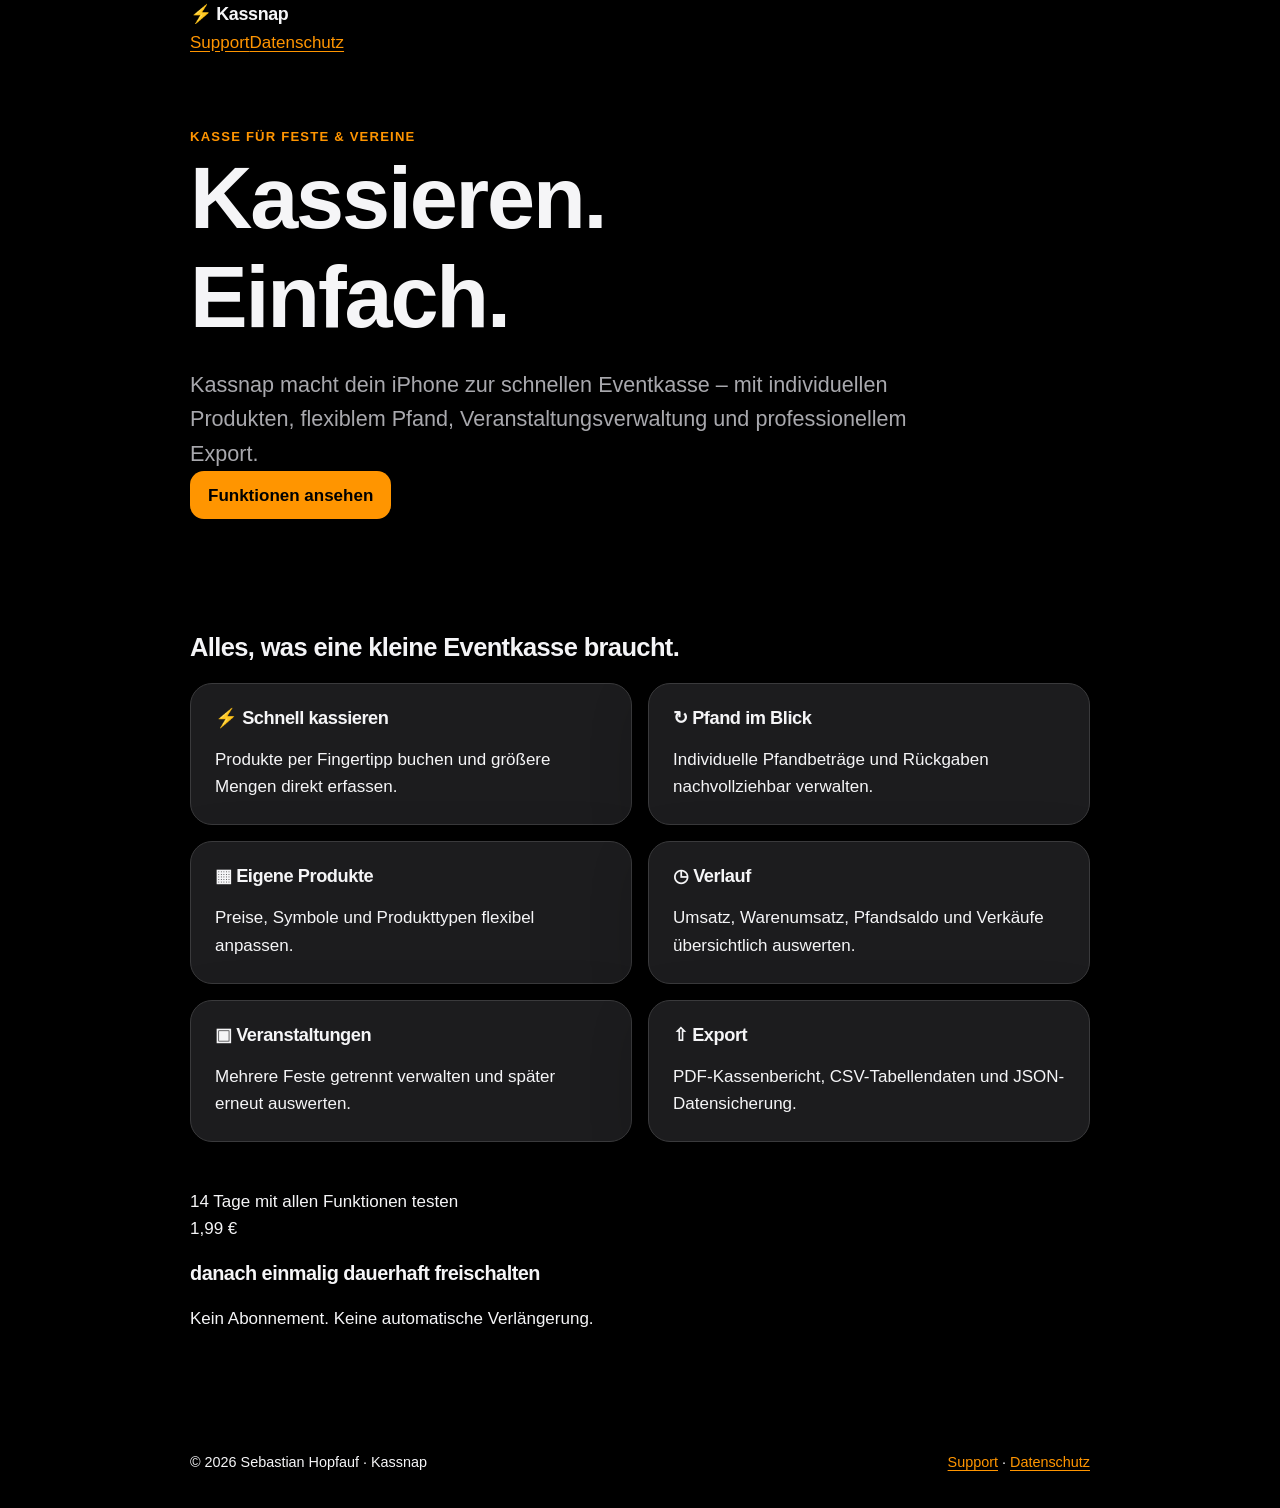
<file: index.html>
<!doctype html><html lang="de"><head><meta charset="utf-8"><meta name="viewport" content="width=device-width,initial-scale=1"><title>Kassnap – Kasse für Feste & Vereine</title><link rel="stylesheet" href="style.css"></head><body>
<nav><div class="container nav-inner"><a class="brand" href="index.html">⚡ Kassnap</a><div class="links"><a href="support.html">Support</a><a href="datenschutz.html">Datenschutz</a></div></div></nav>
<main>
<section class="hero container"><span class="eyebrow">Kasse für Feste & Vereine</span><h1>Kassieren.<br>Einfach.</h1><p class="lead">Kassnap macht dein iPhone zur schnellen Eventkasse – mit individuellen Produkten, flexiblem Pfand, Veranstaltungsverwaltung und professionellem Export.</p><a class="button primary" href="#funktionen">Funktionen ansehen</a></section>
<section class="section" id="funktionen"><div class="container"><h2>Alles, was eine kleine Eventkasse braucht.</h2><div class="grid">
<div class="card"><h3>⚡ Schnell kassieren</h3><p>Produkte per Fingertipp buchen und größere Mengen direkt erfassen.</p></div>
<div class="card"><h3>↻ Pfand im Blick</h3><p>Individuelle Pfandbeträge und Rückgaben nachvollziehbar verwalten.</p></div>
<div class="card"><h3>▦ Eigene Produkte</h3><p>Preise, Symbole und Produkttypen flexibel anpassen.</p></div>
<div class="card"><h3>◷ Verlauf</h3><p>Umsatz, Warenumsatz, Pfandsaldo und Verkäufe übersichtlich auswerten.</p></div>
<div class="card"><h3>▣ Veranstaltungen</h3><p>Mehrere Feste getrennt verwalten und später erneut auswerten.</p></div>
<div class="card"><h3>⇧ Export</h3><p>PDF-Kassenbericht, CSV-Tabellendaten und JSON-Datensicherung.</p></div>
</div></div></section>
<section class="section"><div class="container price-box"><div class="small">14 Tage mit allen Funktionen testen</div><div class="price">1,99 €</div><h3>danach einmalig dauerhaft freischalten</h3><div class="small">Kein Abonnement. Keine automatische Verlängerung.</div></div></section>
</main>
<footer><div class="container footer-inner"><span>© 2026 Sebastian Hopfauf · Kassnap</span><div><a href="support.html">Support</a> · <a href="datenschutz.html">Datenschutz</a></div></div></footer>
</body></html>
</file>
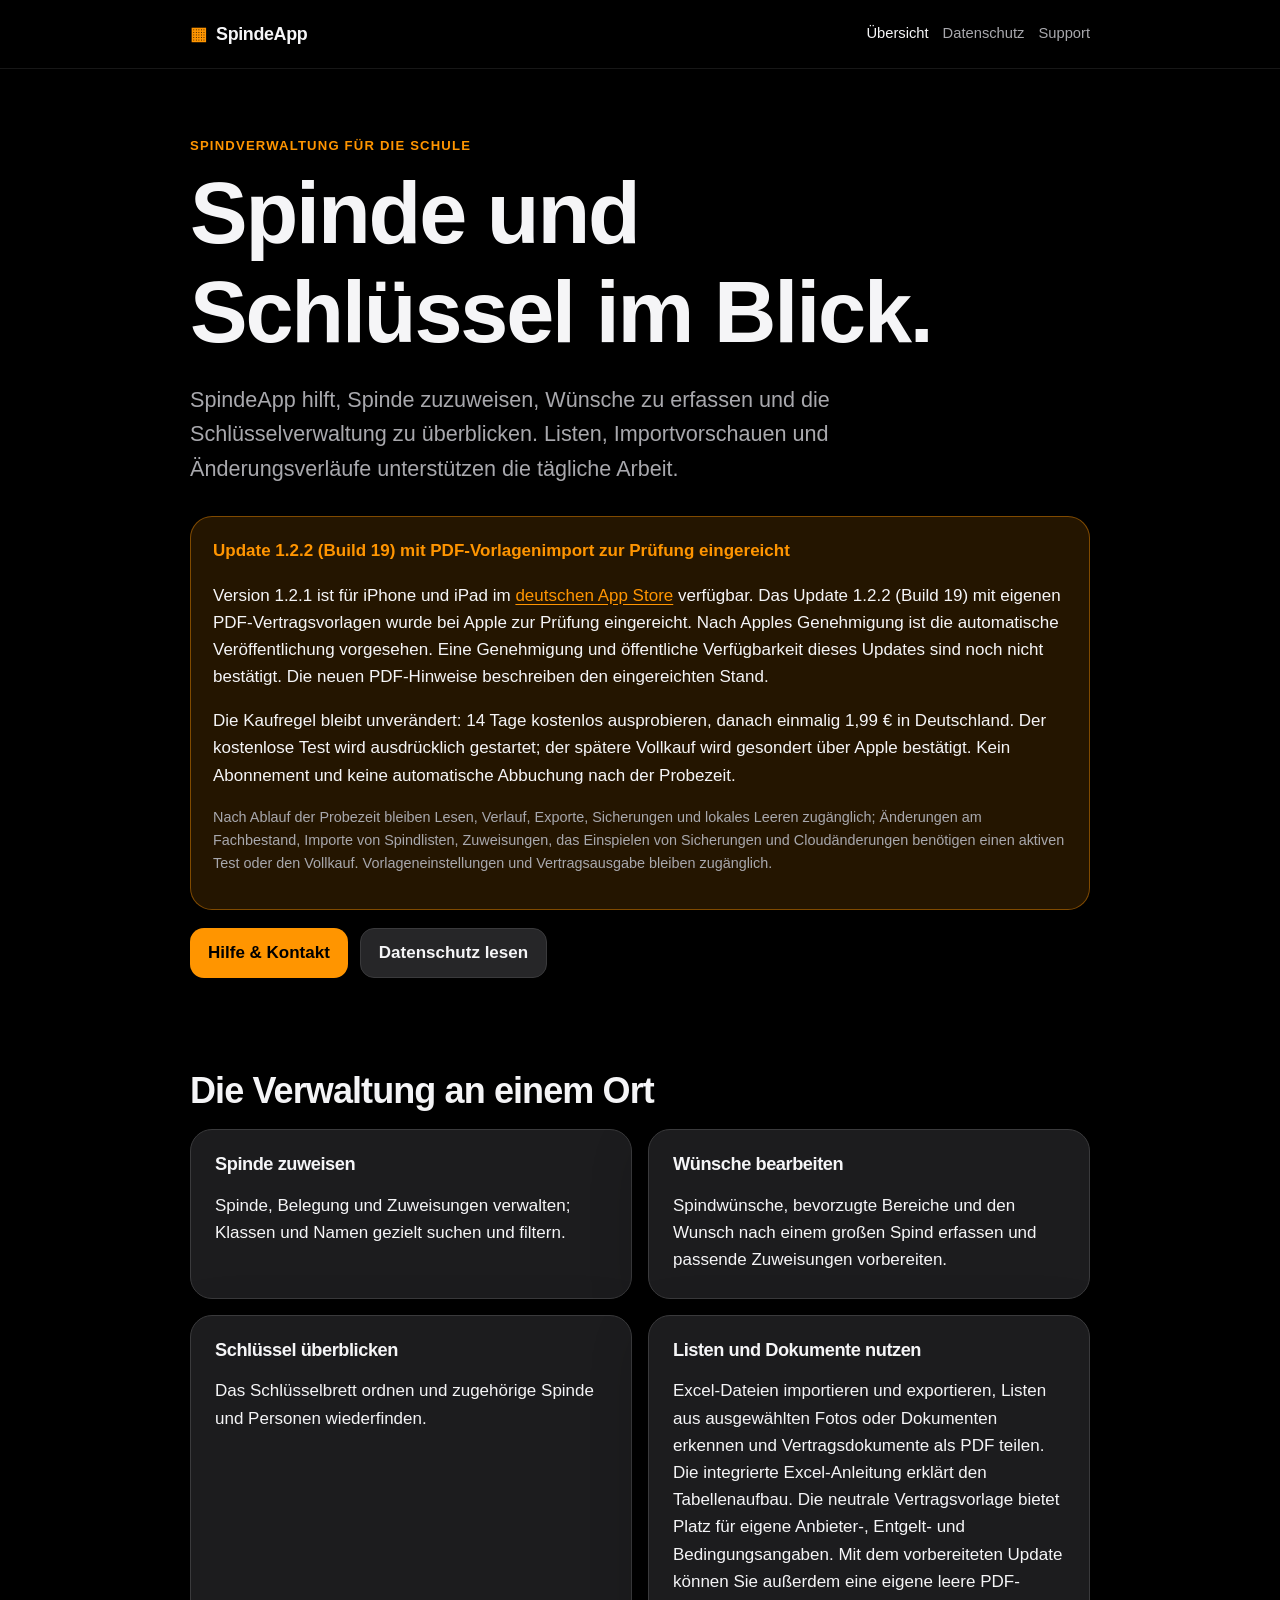
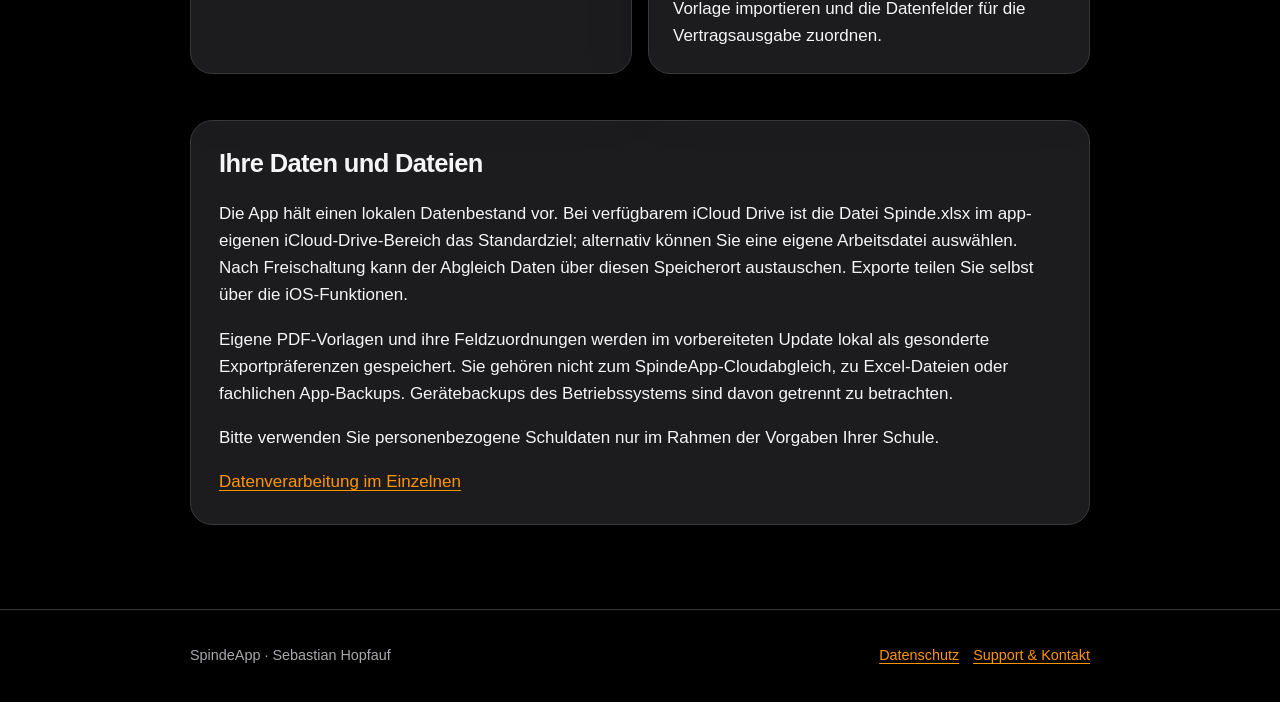
<file: spindeapp/index.html>
<!doctype html>
<html lang="de">
<head>
  <meta charset="utf-8">
  <meta name="viewport" content="width=device-width, initial-scale=1">
  <meta name="description" content="SpindeApp für iPhone und iPad: Spinde, Wünsche und Schlüssel verwalten. Version 1.2.1 im App Store; Update 1.2.2 mit eigenen PDF-Vertragsvorlagen zur Prüfung eingereicht.">
  <meta name="referrer" content="no-referrer">
  <meta http-equiv="Content-Security-Policy" content="default-src 'none'; style-src 'self'; base-uri 'none'; form-action 'none'; object-src 'none'; frame-src 'none'">
  <title>SpindeApp – Spinde und Schlüssel im Blick</title>
  <link rel="stylesheet" href="../style.css">
</head>
<body>
  <header class="site-header">
    <nav class="container nav" aria-label="Hauptnavigation">
      <a class="brand" href="./"><span class="brand-mark" aria-hidden="true">▦</span> SpindeApp</a>
      <div class="nav-links">
        <a href="./" aria-current="page">Übersicht</a>
        <a href="datenschutz.html">Datenschutz</a>
        <a href="support.html">Support</a>
      </div>
    </nav>
  </header>
  <main id="inhalt" class="container">
    <section class="hero" aria-labelledby="titel">
      <p class="eyebrow">Spindverwaltung für die Schule</p>
      <h1 id="titel">Spinde und Schlüssel im Blick.</h1>
      <p class="lead">SpindeApp hilft, Spinde zuzuweisen, Wünsche zu erfassen und die Schlüsselverwaltung zu überblicken. Listen, Importvorschauen und Änderungsverläufe unterstützen die tägliche Arbeit.</p>
      <div class="notice">
        <strong>Update 1.2.2 (Build 19) mit PDF-Vorlagenimport zur Prüfung eingereicht</strong>
        <p>Version 1.2.1 ist für iPhone und iPad im <a href="https://apps.apple.com/de/app/spindeapp/id6815979279">deutschen App Store</a> verfügbar. Das Update 1.2.2 (Build 19) mit eigenen PDF-Vertragsvorlagen wurde bei Apple zur Prüfung eingereicht. Nach Apples Genehmigung ist die automatische Veröffentlichung vorgesehen. Eine Genehmigung und öffentliche Verfügbarkeit dieses Updates sind noch nicht bestätigt. Die neuen PDF-Hinweise beschreiben den eingereichten Stand.</p>
        <p>Die Kaufregel bleibt unverändert: 14 Tage kostenlos ausprobieren, danach einmalig 1,99&nbsp;€ in Deutschland. Der kostenlose Test wird ausdrücklich gestartet; der spätere Vollkauf wird gesondert über Apple bestätigt. Kein Abonnement und keine automatische Abbuchung nach der Probezeit.</p>
        <p class="fine-print">Nach Ablauf der Probezeit bleiben Lesen, Verlauf, Exporte, Sicherungen und lokales Leeren zugänglich; Änderungen am Fachbestand, Importe von Spindlisten, Zuweisungen, das Einspielen von Sicherungen und Cloudänderungen benötigen einen aktiven Test oder den Vollkauf. Vorlageneinstellungen und Vertragsausgabe bleiben zugänglich.</p>
      </div>
      <div class="contact-actions">
        <a class="button" href="support.html">Hilfe &amp; Kontakt</a>
        <a class="button secondary-button" href="datenschutz.html">Datenschutz lesen</a>
      </div>
    </section>
    <section class="section" aria-labelledby="funktionen">
      <h2 id="funktionen">Die Verwaltung an einem Ort</h2>
      <div class="grid">
        <article class="card">
          <h3>Spinde zuweisen</h3>
          <p>Spinde, Belegung und Zuweisungen verwalten; Klassen und Namen gezielt suchen und filtern.</p>
        </article>
        <article class="card">
          <h3>Wünsche bearbeiten</h3>
          <p>Spindwünsche, bevorzugte Bereiche und den Wunsch nach einem großen Spind erfassen und passende Zuweisungen vorbereiten.</p>
        </article>
        <article class="card">
          <h3>Schlüssel überblicken</h3>
          <p>Das Schlüsselbrett ordnen und zugehörige Spinde und Personen wiederfinden.</p>
        </article>
        <article class="card">
          <h3>Listen und Dokumente nutzen</h3>
          <p>Excel-Dateien importieren und exportieren, Listen aus ausgewählten Fotos oder Dokumenten erkennen und Vertragsdokumente als PDF teilen. Die integrierte Excel-Anleitung erklärt den Tabellenaufbau. Die neutrale Vertragsvorlage bietet Platz für eigene Anbieter-, Entgelt- und Bedingungsangaben. Mit dem vorbereiteten Update können Sie außerdem eine eigene leere PDF-Vorlage importieren und die Datenfelder für die Vertragsausgabe zuordnen.</p>
        </article>
      </div>
    </section>
    <section class="section" aria-labelledby="daten">
      <div class="privacy-summary">
        <h2 id="daten">Ihre Daten und Dateien</h2>
        <p>Die App hält einen lokalen Datenbestand vor. Bei verfügbarem iCloud Drive ist die Datei Spinde.xlsx im app-eigenen iCloud-Drive-Bereich das Standardziel; alternativ können Sie eine eigene Arbeitsdatei auswählen. Nach Freischaltung kann der Abgleich Daten über diesen Speicherort austauschen. Exporte teilen Sie selbst über die iOS-Funktionen.</p>
        <p>Eigene PDF-Vorlagen und ihre Feldzuordnungen werden im vorbereiteten Update lokal als gesonderte Exportpräferenzen gespeichert. Sie gehören nicht zum SpindeApp-Cloudabgleich, zu Excel-Dateien oder fachlichen App-Backups. Gerätebackups des Betriebssystems sind davon getrennt zu betrachten.</p>
        <p>Bitte verwenden Sie personenbezogene Schuldaten nur im Rahmen der Vorgaben Ihrer Schule.</p>
        <a href="datenschutz.html">Datenverarbeitung im Einzelnen</a>
      </div>
    </section>
  </main>
  <footer class="site-footer">
    <div class="container footer-inner">
      <span>SpindeApp · Sebastian Hopfauf</span>
      <nav class="footer-links" aria-label="Weitere Informationen">
        <a href="datenschutz.html">Datenschutz</a>
        <a href="support.html">Support &amp; Kontakt</a>
      </nav>
    </div>
  </footer>
</body>
</html>
</file>
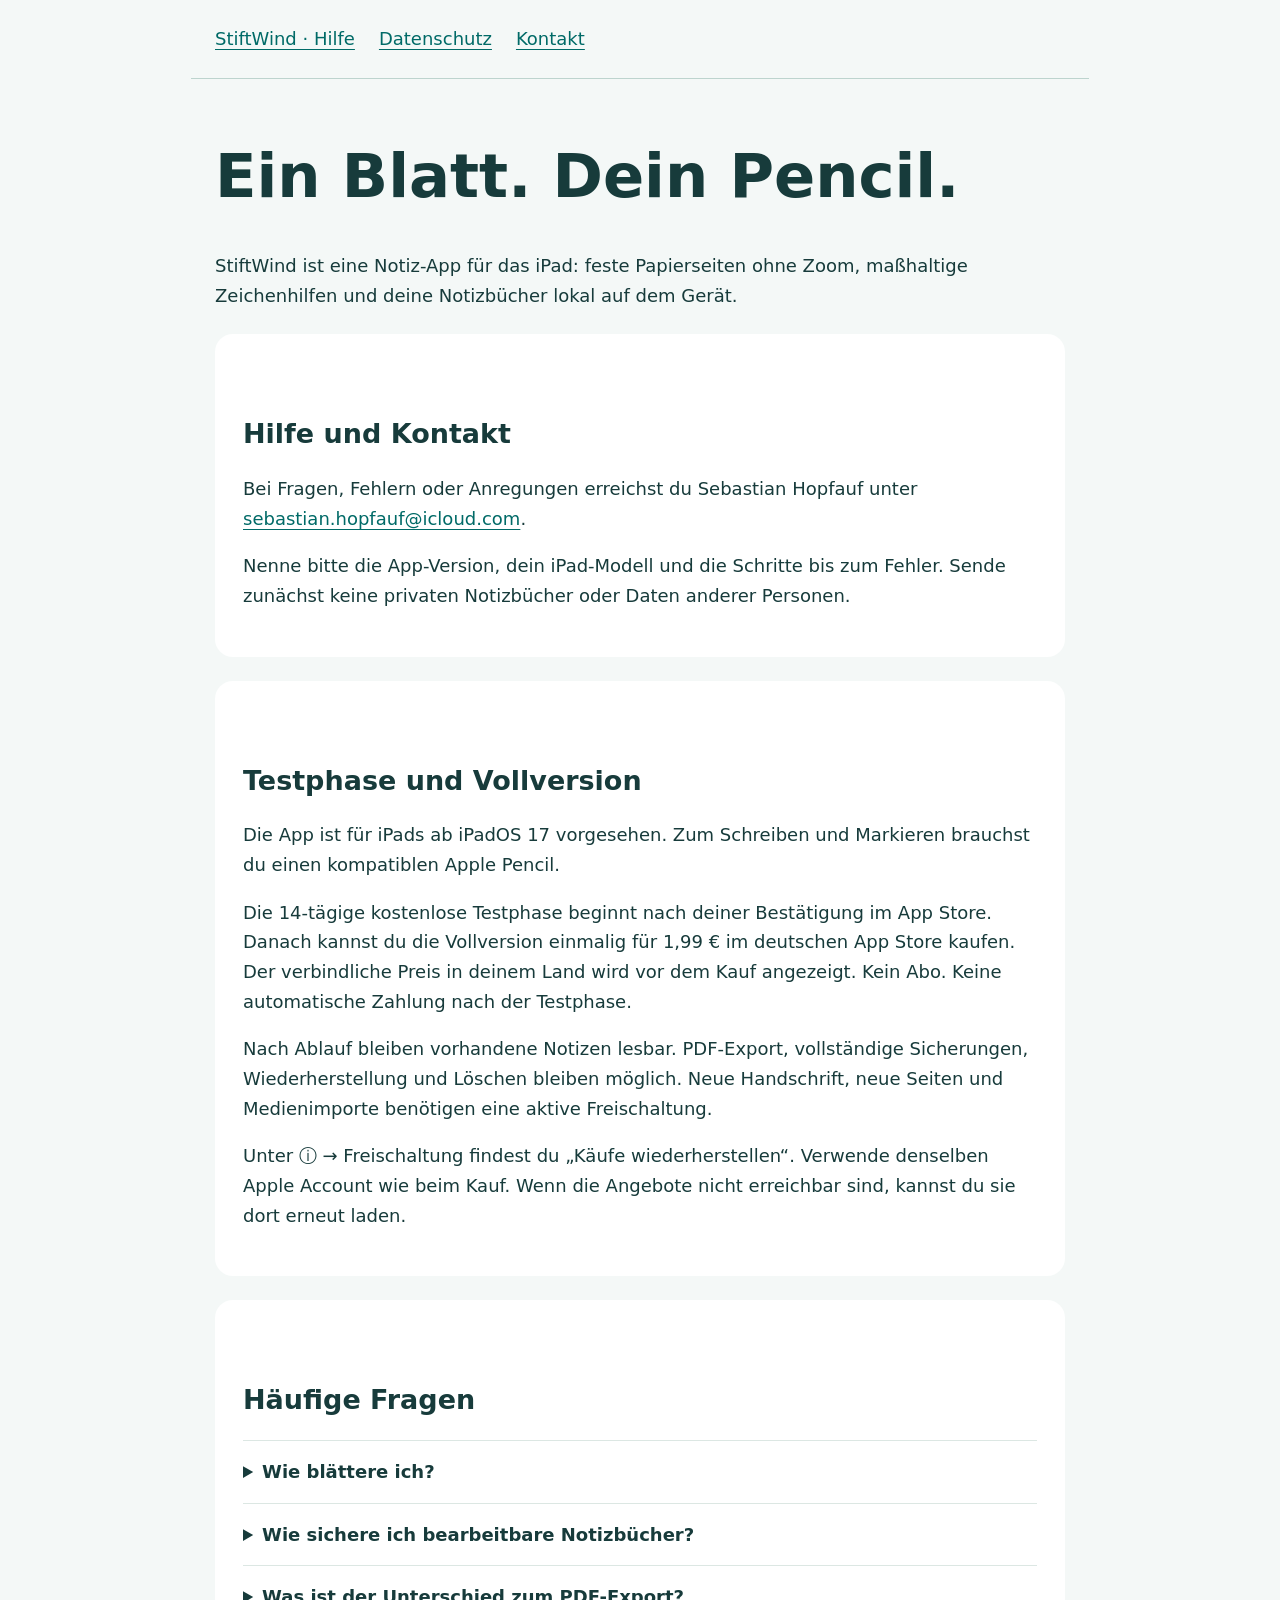
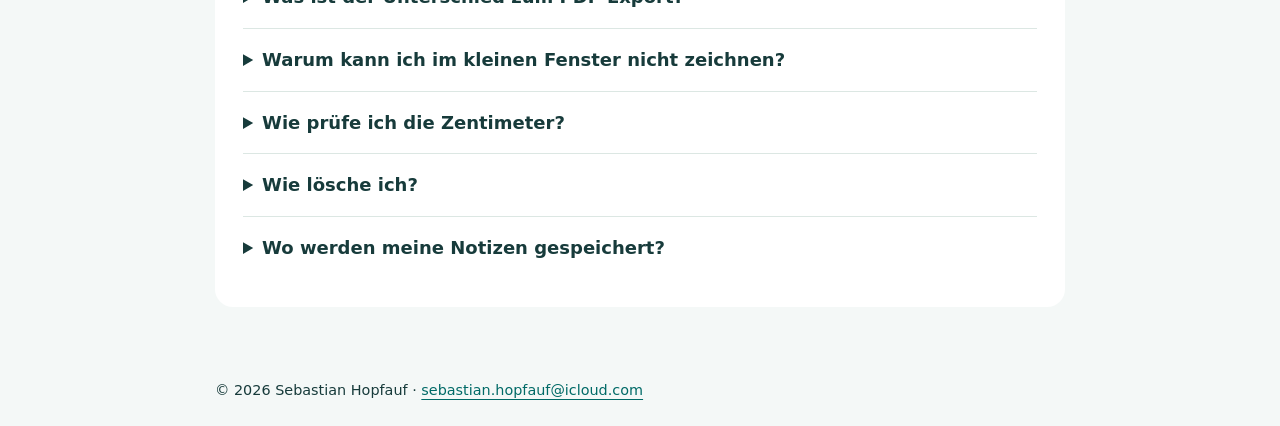
<file: stiftwind/index.html>
<!doctype html><html lang="de"><head><meta charset="utf-8"><meta name="viewport" content="width=device-width,initial-scale=1"><title>Hilfe und Kontakt · StiftWind</title><meta name="description" content="StiftWind: maßhaltige Notizbücher für iPad und Apple Pencil. Hilfe, Testphase, Sicherungen und Datenschutz."><style>body{margin:0;background:#f4f8f7;color:#173b3b;font:18px/1.65 system-ui,sans-serif}main,header,footer{max-width:850px;margin:auto;padding:24px}header{border-bottom:1px solid #bdd4ce}nav{display:flex;gap:24px;flex-wrap:wrap}a{color:#006a67;text-underline-offset:4px}h1{font-size:clamp(2rem,7vw,3.8rem);line-height:1.1}h2{line-height:1.3;margin-top:2em}section{background:white;padding:28px;border-radius:18px;margin:24px 0}details{border-top:1px solid #dce7e3;padding:16px 0}summary{cursor:pointer;font-weight:650}footer{font-size:.9rem}a:focus-visible,summary:focus-visible{outline:3px solid #006a67;outline-offset:5px}</style></head><body><header><nav aria-label="Seitennavigation"><a href="index.html">StiftWind · Hilfe</a><a href="datenschutz.html">Datenschutz</a><a href="mailto:sebastian.hopfauf@icloud.com?subject=StiftWind%20Support">Kontakt</a></nav></header><main><h1>Ein Blatt. Dein Pencil.</h1><p>StiftWind ist eine Notiz-App für das iPad: feste Papierseiten ohne Zoom, maßhaltige Zeichenhilfen und deine Notizbücher lokal auf dem Gerät.</p><section><h2>Hilfe und Kontakt</h2><p>Bei Fragen, Fehlern oder Anregungen erreichst du Sebastian Hopfauf unter <a href="mailto:sebastian.hopfauf@icloud.com?subject=StiftWind%20Support">sebastian.hopfauf@icloud.com</a>.</p><p>Nenne bitte die App-Version, dein iPad-Modell und die Schritte bis zum Fehler. Sende zunächst keine privaten Notizbücher oder Daten anderer Personen.</p></section><section><h2>Testphase und Vollversion</h2><p>Die App ist für iPads ab iPadOS 17 vorgesehen. Zum Schreiben und Markieren brauchst du einen kompatiblen Apple Pencil.</p><p>Die 14-tägige kostenlose Testphase beginnt nach deiner Bestätigung im App Store. Danach kannst du die Vollversion einmalig für 1,99 € im deutschen App Store kaufen. Der verbindliche Preis in deinem Land wird vor dem Kauf angezeigt. Kein Abo. Keine automatische Zahlung nach der Testphase.</p><p>Nach Ablauf bleiben vorhandene Notizen lesbar. PDF-Export, vollständige Sicherungen, Wiederherstellung und Löschen bleiben möglich. Neue Handschrift, neue Seiten und Medienimporte benötigen eine aktive Freischaltung.</p><p>Unter ⓘ → Freischaltung findest du „Käufe wiederherstellen“. Verwende denselben Apple Account wie beim Kauf. Wenn die Angebote nicht erreichbar sind, kannst du sie dort erneut laden.</p></section><section><h2>Häufige Fragen</h2><details><summary>Wie blättere ich?</summary><p>Schiebe den Finger nach oben für die nächste Seite unten. Am Ende entsteht beim freigeschalteten Schreiben automatisch ein neues Blatt. Ziehe den Finger nach unten, um zurückzugehen.</p></details><details><summary>Wie sichere ich bearbeitbare Notizbücher?</summary><p>Unter ⓘ → „Bearbeitbares Notizbuch sichern“ speicherst du eine .stiftwind-Datei. Sie enthält Handschrift, Gitter, Fotos und PDFs. „Sicherung als neues Notizbuch öffnen“ stellt eine zusätzliche Kopie her; bestehende Bücher werden nicht ersetzt. Bewahre Sicherungen auch außerhalb des iPads auf.</p></details><details><summary>Was ist der Unterschied zum PDF-Export?</summary><p>PDFs dienen zum Teilen, Lesen und Drucken. Die ursprünglichen Stiftstriche und einzelnen Objekte lassen sich daraus nicht als bearbeitbares StiftWind-Notizbuch wiederherstellen. Zum maßhaltigen Drucken wähle 100 % beziehungsweise tatsächliche Größe.</p></details><details><summary>Warum kann ich im kleinen Fenster nicht zeichnen?</summary><p>StiftWind verändert den Maßstab nicht. Zeichnen ist deshalb nur möglich, wenn das ganze Blatt ins Fenster passt. Öffne die App im Vollbild. Eine Sicherung von einem größeren iPad kann ein entsprechend größeres Display erfordern. Notizbuchverwaltung und Export bleiben zugänglich.</p></details><details><summary>Wie prüfe ich die Zentimeter?</summary><p>Die App verwendet die nominelle Pixeldichte bekannter iPad-Modelle. Unter ⓘ → „Displaymaß kalibrieren“ kannst du die kurze Seite der leuchtenden Displayfläche mit einem echten Lineal nachmessen und angeben. Der Gehäuserand zählt nicht mit.</p></details><details><summary>Wie lösche ich?</summary><p>Ein kurzer Druck auf den Papierkorb leert die aktuelle Seite und lässt sich rückgängig machen. Ein langer Druck löscht die Seite nach Bestätigung. Ganze Notizbücher löschst du in der Notizbuchliste. Gelöschte Seiten und Bücher sind endgültig entfernt; lege zuvor bei Bedarf eine Sicherung an.</p></details><details><summary>Wo werden meine Notizen gespeichert?</summary><p>Lokal auf dem iPad. StiftWind besitzt keine eigene Cloud-Synchronisierung. Gerätebackups können App-Daten je nach Systemeinstellung enthalten. Das Entfernen der App löscht die lokalen App-Daten.</p></details></section></main><footer>© 2026 Sebastian Hopfauf · <a href="mailto:sebastian.hopfauf@icloud.com">sebastian.hopfauf@icloud.com</a></footer></body></html>
</file>
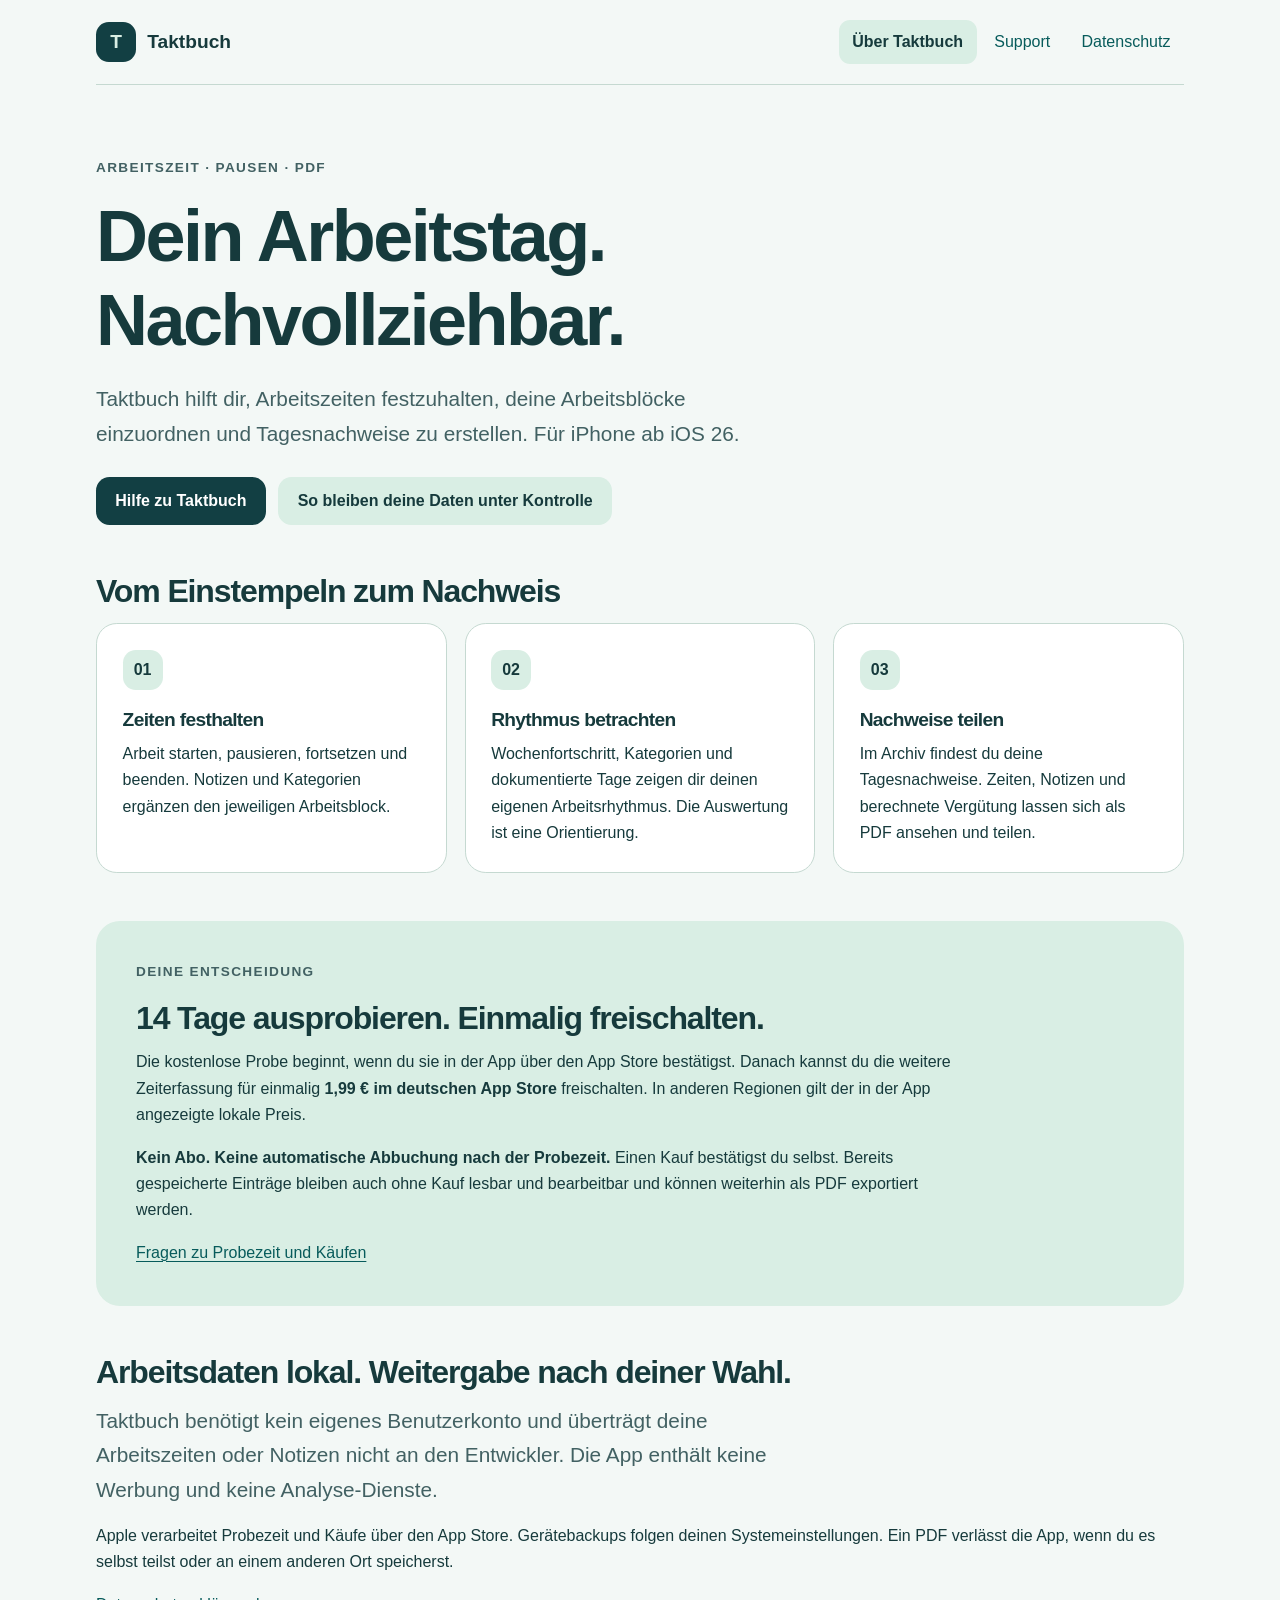
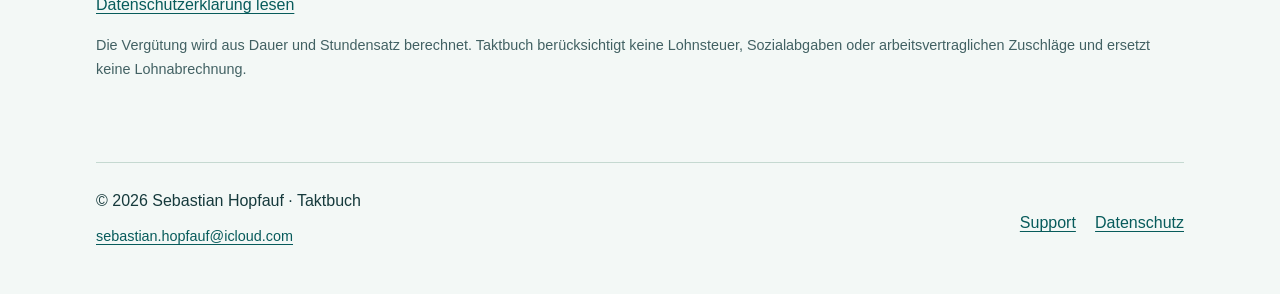
<file: taktbuch/index.html>
<!doctype html>
<html lang="de">
<head>
  <meta charset="utf-8">
  <meta name="viewport" content="width=device-width, initial-scale=1">
  <meta name="description" content="Taktbuch für iPhone: Arbeitszeit und Pausen festhalten, den eigenen Rhythmus betrachten und Tagesnachweise als PDF teilen.">
  <meta name="referrer" content="no-referrer">
  <meta http-equiv="Content-Security-Policy" content="default-src 'none'; style-src 'unsafe-inline'; base-uri 'none'; form-action 'none'">
  <meta name="theme-color" content="#123f43">
  <title>Taktbuch · Arbeitszeit und Tagesnachweise</title>
  <!-- Lokale Veröffentlichungsvorlage. Eine öffentliche Taktbuch-URL ist noch nicht bestätigt. -->
  <style>
    :root{color-scheme:light;--ink:#163a3c;--muted:#426163;--petrol:#123f43;--mint:#d9eee4;--paper:#f3f8f6;--line:#c5d9d1;--white:#fff;--link:#075b5b}
    *{box-sizing:border-box}html{font-size:100%;scroll-padding-top:1rem}body{margin:0;background:var(--paper);color:var(--ink);font:1rem/1.65 -apple-system,BlinkMacSystemFont,"Segoe UI",sans-serif;overflow-wrap:anywhere}
    a{color:var(--link);text-underline-offset:.2em;text-decoration-thickness:.08em}a:hover{text-decoration-thickness:.15em}a:focus-visible,summary:focus-visible{outline:3px solid #914915;outline-offset:4px;border-radius:4px}
    .wrap{width:min(100% - 2.5rem,68rem);margin-inline:auto}.skip{position:absolute;left:1rem;top:-6rem;padding:.7rem 1rem;background:var(--white);z-index:5}.skip:focus{top:1rem}
    .header{display:flex;align-items:center;justify-content:space-between;gap:1rem;flex-wrap:wrap;padding-block:1.25rem;border-bottom:1px solid var(--line)}.brand{display:inline-flex;align-items:center;gap:.7rem;min-height:44px;font-weight:750;font-size:1.2rem;text-decoration:none;color:var(--ink)}.mark{display:grid;place-items:center;width:2.5rem;height:2.5rem;border-radius:.8rem;background:var(--petrol);color:var(--mint);font-weight:800}
    nav{display:flex;flex-wrap:wrap;gap:.25rem}nav a{display:inline-flex;align-items:center;min-height:44px;padding:.5rem .85rem;border-radius:.7rem;text-decoration:none}nav a[aria-current="page"]{background:var(--mint);color:var(--ink);font-weight:700}
    main{padding-block:3rem 4rem}h1,h2,h3{line-height:1.16;letter-spacing:-.035em;overflow-wrap:normal;hyphens:auto}h1{font-size:clamp(2.35rem,6vw,4.5rem);max-width:13ch;margin:.6rem 0 1.25rem}h2{font-size:clamp(1.5rem,3vw,2rem);margin:0 0 .8rem}h3{font-size:1.2rem;margin:0 0 .6rem}p{margin:0 0 1rem}.eyebrow{font-size:.85rem;font-weight:750;letter-spacing:.1em;text-transform:uppercase;color:var(--muted)}.lead{font-size:clamp(1.1rem,2.5vw,1.3rem);max-width:43rem;color:var(--muted)}
    .hero{padding-block:1.5rem 3rem}.actions{display:flex;flex-wrap:wrap;gap:.8rem;margin-top:1.6rem}.button{display:inline-flex;justify-content:center;align-items:center;min-height:48px;padding:.7rem 1.2rem;border-radius:.85rem;background:var(--petrol);color:var(--white);font-weight:700;text-decoration:none}.button.secondary{background:var(--mint);color:var(--ink)}
    .grid{display:grid;grid-template-columns:repeat(3,minmax(0,1fr));gap:1.1rem}.card{background:var(--white);padding:1.6rem;border:1px solid var(--line);border-radius:1.3rem}.card p:last-child{margin-bottom:0}.number{display:inline-flex;align-items:center;justify-content:center;width:2.5rem;height:2.5rem;border-radius:.8rem;background:var(--mint);font-weight:750;margin-bottom:1.2rem}.section{margin-top:3rem}.offer{padding:clamp(1.5rem,4vw,2.5rem);border-radius:1.5rem;background:var(--mint)}.offer p{max-width:52rem}.small{font-size:.9rem;color:var(--muted)}
    .footer{border-top:1px solid var(--line);padding-block:1.6rem 2.2rem;display:flex;justify-content:space-between;gap:1rem;flex-wrap:wrap}.footer p{margin:0}.footer a{display:inline-flex;align-items:center;min-height:44px}.footer-links{display:flex;flex-wrap:wrap;gap:1.2rem}
    @media(max-width:45rem){.grid{grid-template-columns:1fr}.hero{padding-top:.5rem}main{padding-top:2rem}.wrap{width:min(100% - 2rem,68rem)}}@media(prefers-contrast:more){:root{--line:#426163}a{text-decoration:underline}.card{border-width:2px}}
  </style>
</head>
<body>
  <a class="skip" href="#inhalt">Zum Inhalt</a>
  <header class="header wrap">
    <a class="brand" href="index.html"><span class="mark" aria-hidden="true">T</span>Taktbuch</a>
    <nav aria-label="Hauptnavigation">
      <a href="index.html" aria-current="page">Über Taktbuch</a>
      <a href="support.html">Support</a>
      <a href="datenschutz.html">Datenschutz</a>
    </nav>
  </header>
  <main class="wrap" id="inhalt" tabindex="-1">
    <section class="hero" aria-labelledby="titel">
      <p class="eyebrow">Arbeitszeit · Pausen · PDF</p>
      <h1 id="titel">Dein Arbeitstag. Nachvollziehbar.</h1>
      <p class="lead">Taktbuch hilft dir, Arbeitszeiten festzuhalten, deine Arbeitsblöcke einzuordnen und Tagesnachweise zu erstellen. Für iPhone ab iOS 26.</p>
      <div class="actions">
        <a class="button" href="support.html">Hilfe zu Taktbuch</a>
        <a class="button secondary" href="datenschutz.html">So bleiben deine Daten unter Kontrolle</a>
      </div>
    </section>
    <section aria-labelledby="funktionen">
      <h2 id="funktionen">Vom Einstempeln zum Nachweis</h2>
      <div class="grid">
        <article class="card">
          <span class="number" aria-hidden="true">01</span>
          <h3>Zeiten festhalten</h3>
          <p>Arbeit starten, pausieren, fortsetzen und beenden. Notizen und Kategorien ergänzen den jeweiligen Arbeitsblock.</p>
        </article>
        <article class="card">
          <span class="number" aria-hidden="true">02</span>
          <h3>Rhythmus betrachten</h3>
          <p>Wochenfortschritt, Kategorien und dokumentierte Tage zeigen dir deinen eigenen Arbeitsrhythmus. Die Auswertung ist eine Orientierung.</p>
        </article>
        <article class="card">
          <span class="number" aria-hidden="true">03</span>
          <h3>Nachweise teilen</h3>
          <p>Im Archiv findest du deine Tagesnachweise. Zeiten, Notizen und berechnete Vergütung lassen sich als PDF ansehen und teilen.</p>
        </article>
      </div>
    </section>
    <section class="section offer" aria-labelledby="probe">
      <p class="eyebrow">Deine Entscheidung</p>
      <h2 id="probe">14 Tage ausprobieren. Einmalig freischalten.</h2>
      <p>Die kostenlose Probe beginnt, wenn du sie in der App über den App Store bestätigst. Danach kannst du die weitere Zeiterfassung für einmalig <strong>1,99 € im deutschen App Store</strong> freischalten. In anderen Regionen gilt der in der App angezeigte lokale Preis.</p>
      <p><strong>Kein Abo. Keine automatische Abbuchung nach der Probezeit.</strong> Einen Kauf bestätigst du selbst. Bereits gespeicherte Einträge bleiben auch ohne Kauf lesbar und bearbeitbar und können weiterhin als PDF exportiert werden.</p>
      <a href="support.html#probezeit">Fragen zu Probezeit und Käufen</a>
    </section>
    <section class="section" aria-labelledby="lokal">
      <h2 id="lokal">Arbeitsdaten lokal. Weitergabe nach deiner Wahl.</h2>
      <p class="lead">Taktbuch benötigt kein eigenes Benutzerkonto und überträgt deine Arbeitszeiten oder Notizen nicht an den Entwickler. Die App enthält keine Werbung und keine Analyse-Dienste.</p>
      <p>Apple verarbeitet Probezeit und Käufe über den App Store. Gerätebackups folgen deinen Systemeinstellungen. Ein PDF verlässt die App, wenn du es selbst teilst oder an einem anderen Ort speicherst.</p>
      <p><a href="datenschutz.html">Datenschutzerklärung lesen</a></p>
      <p class="small">Die Vergütung wird aus Dauer und Stundensatz berechnet. Taktbuch berücksichtigt keine Lohnsteuer, Sozialabgaben oder arbeitsvertraglichen Zuschläge und ersetzt keine Lohnabrechnung.</p>
    </section>
  </main>
  <footer class="footer wrap">
    <div><p>© 2026 Sebastian Hopfauf · Taktbuch</p><p class="small"><a href="mailto:sebastian.hopfauf@icloud.com?subject=Taktbuch%20Support">sebastian.hopfauf@icloud.com</a></p></div>
    <div class="footer-links"><a href="support.html">Support</a><a href="datenschutz.html">Datenschutz</a></div>
  </footer>
</body>
</html>
</file>
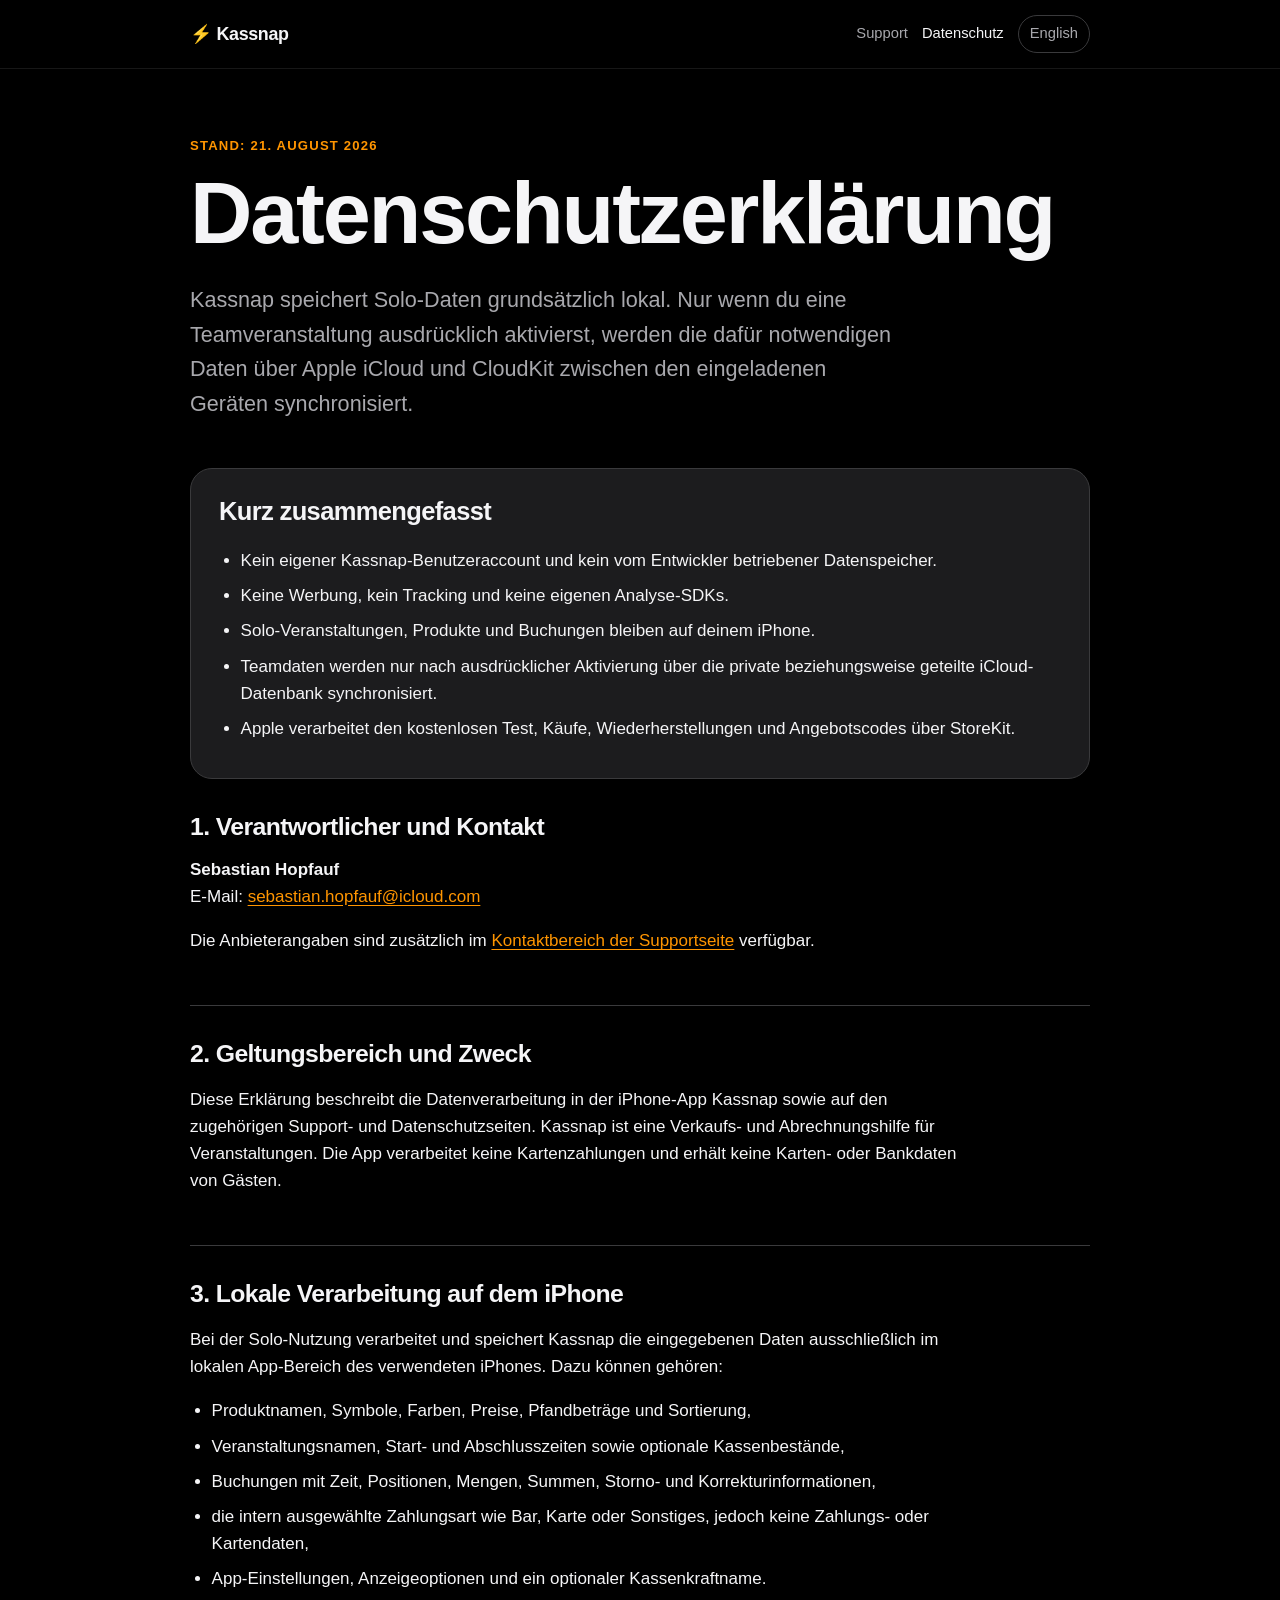
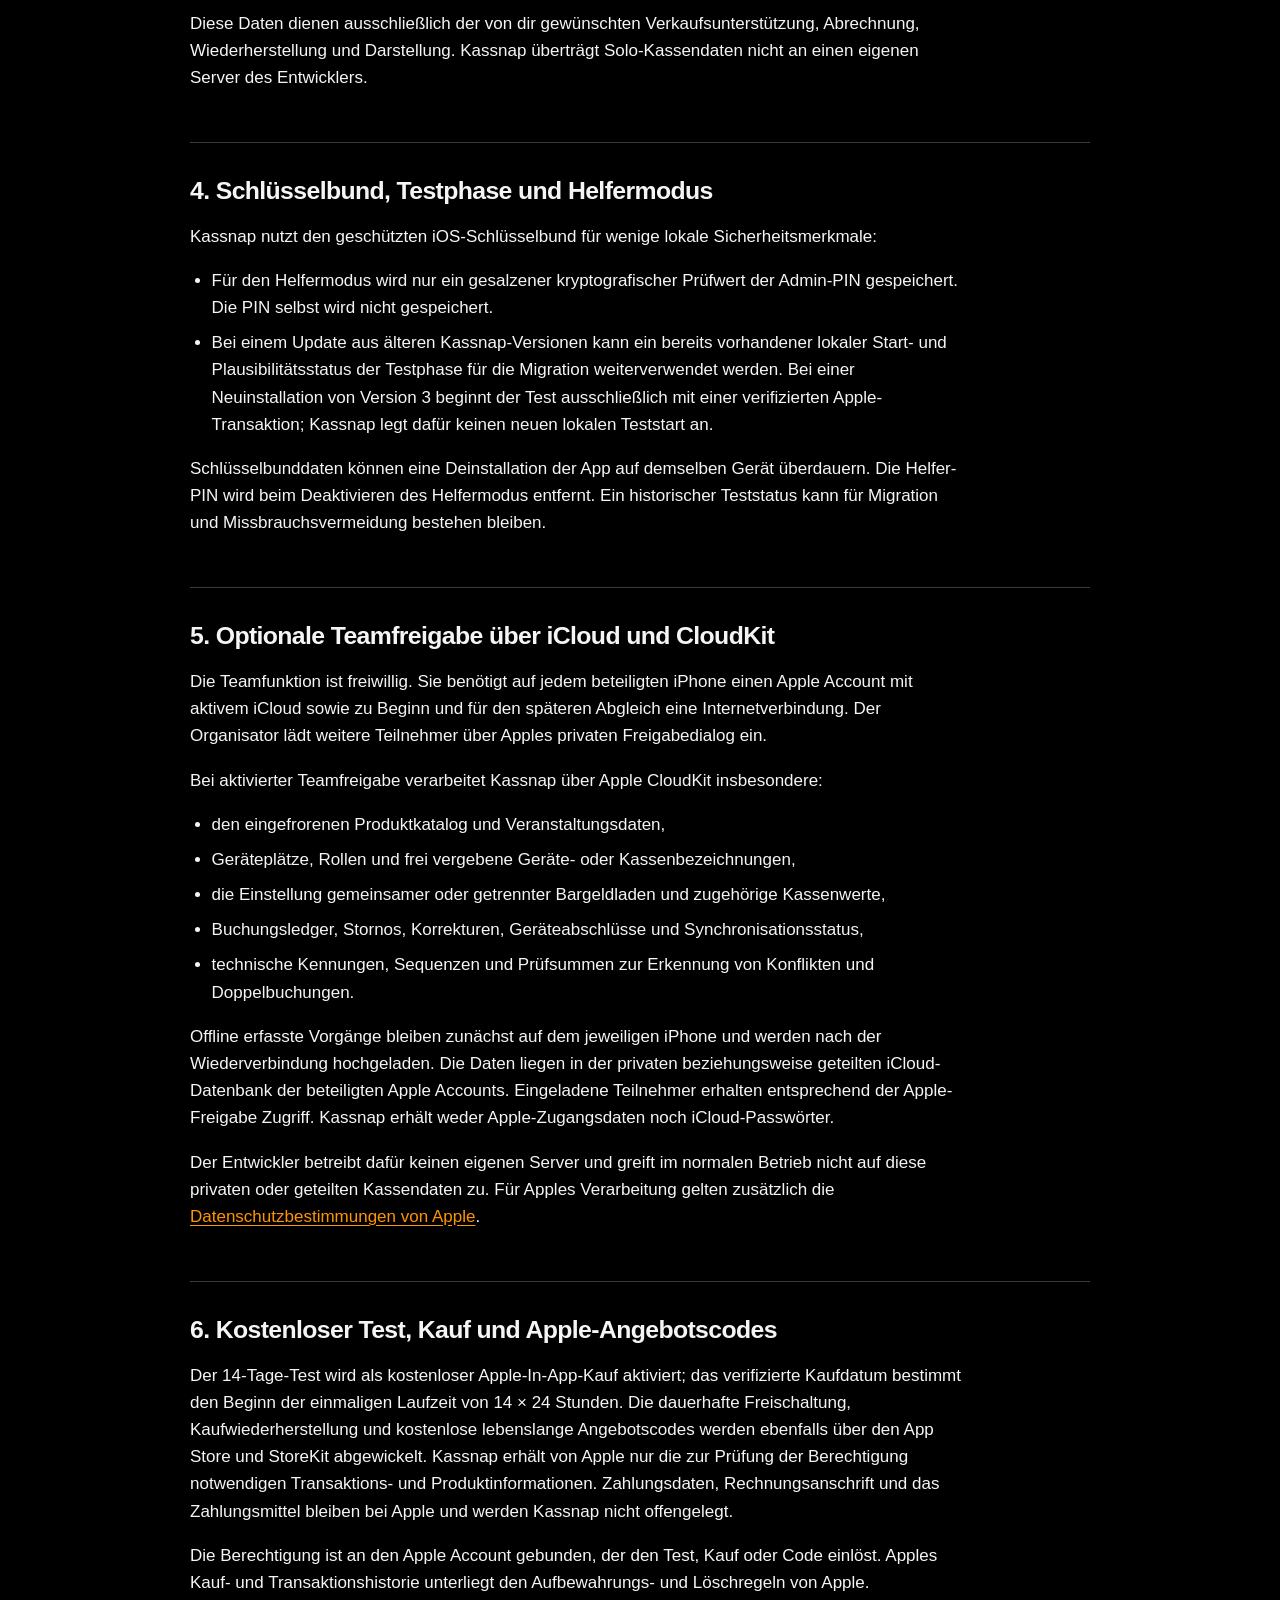
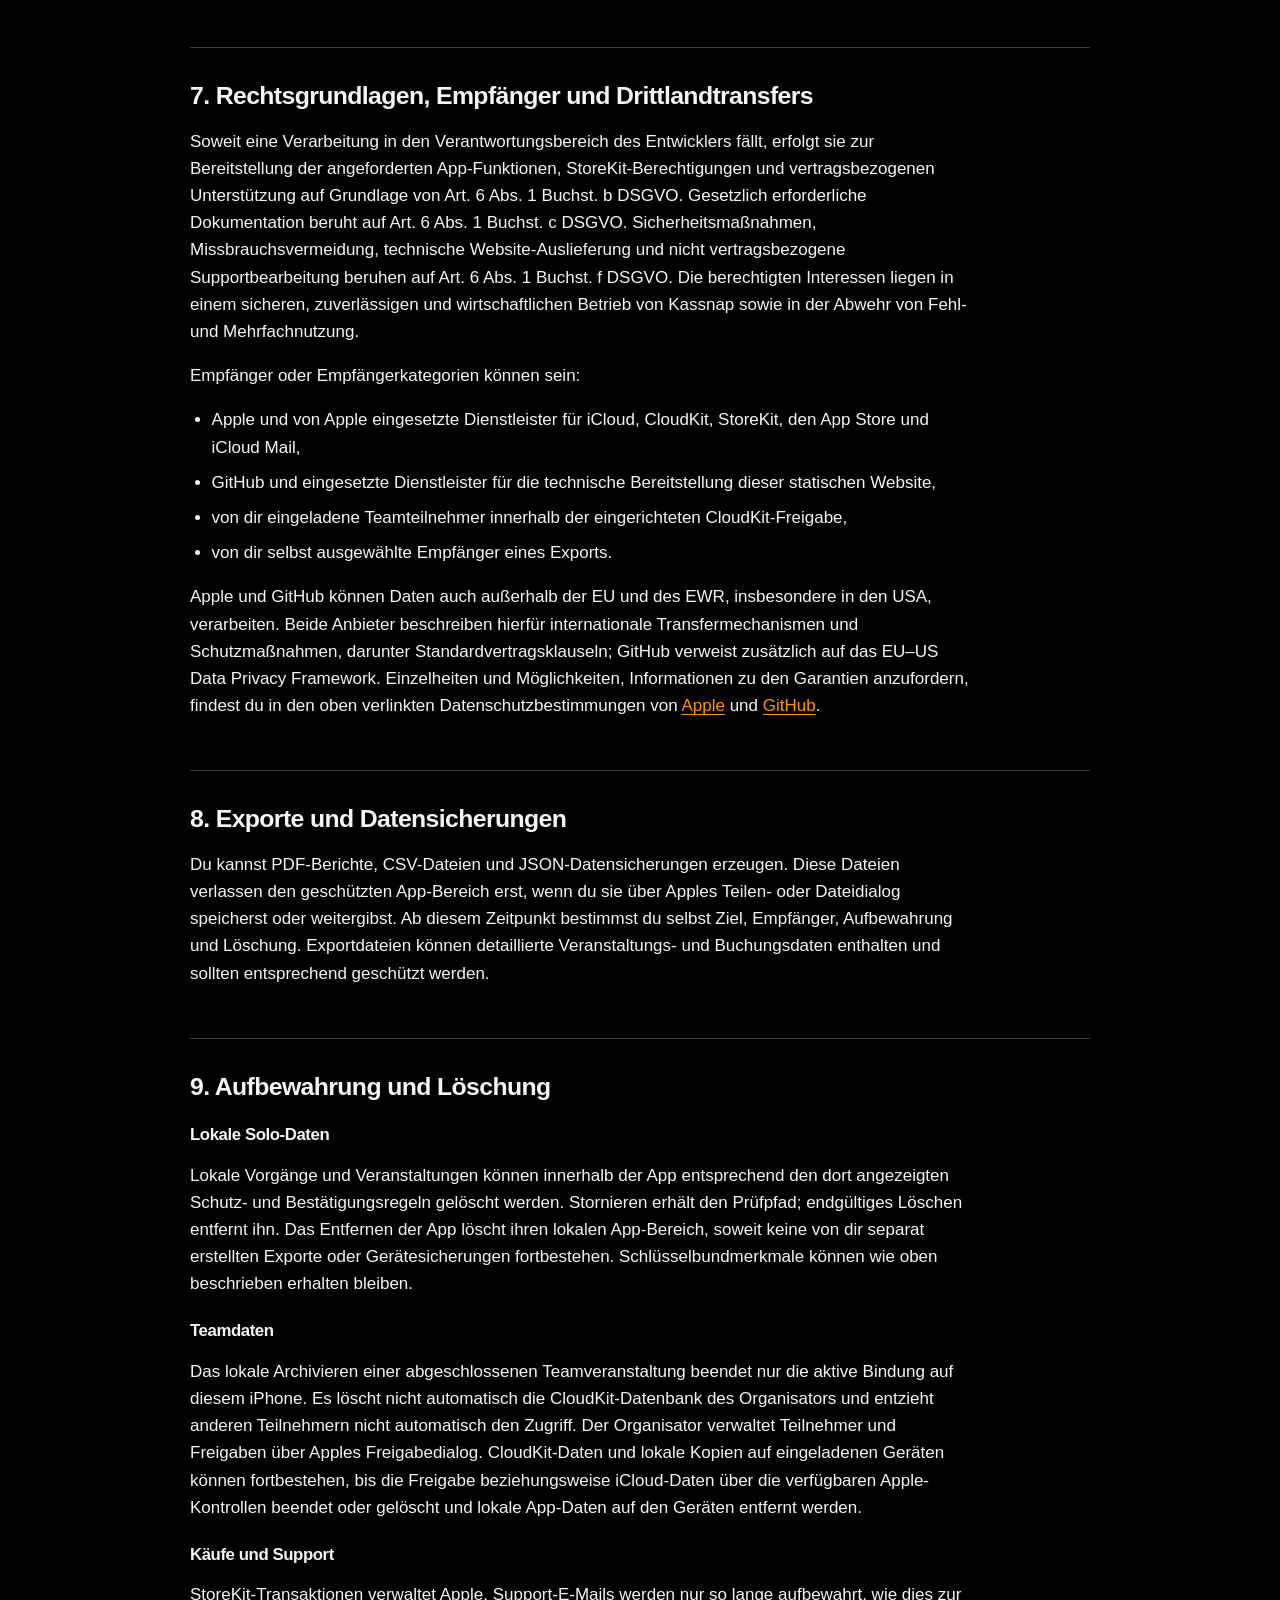
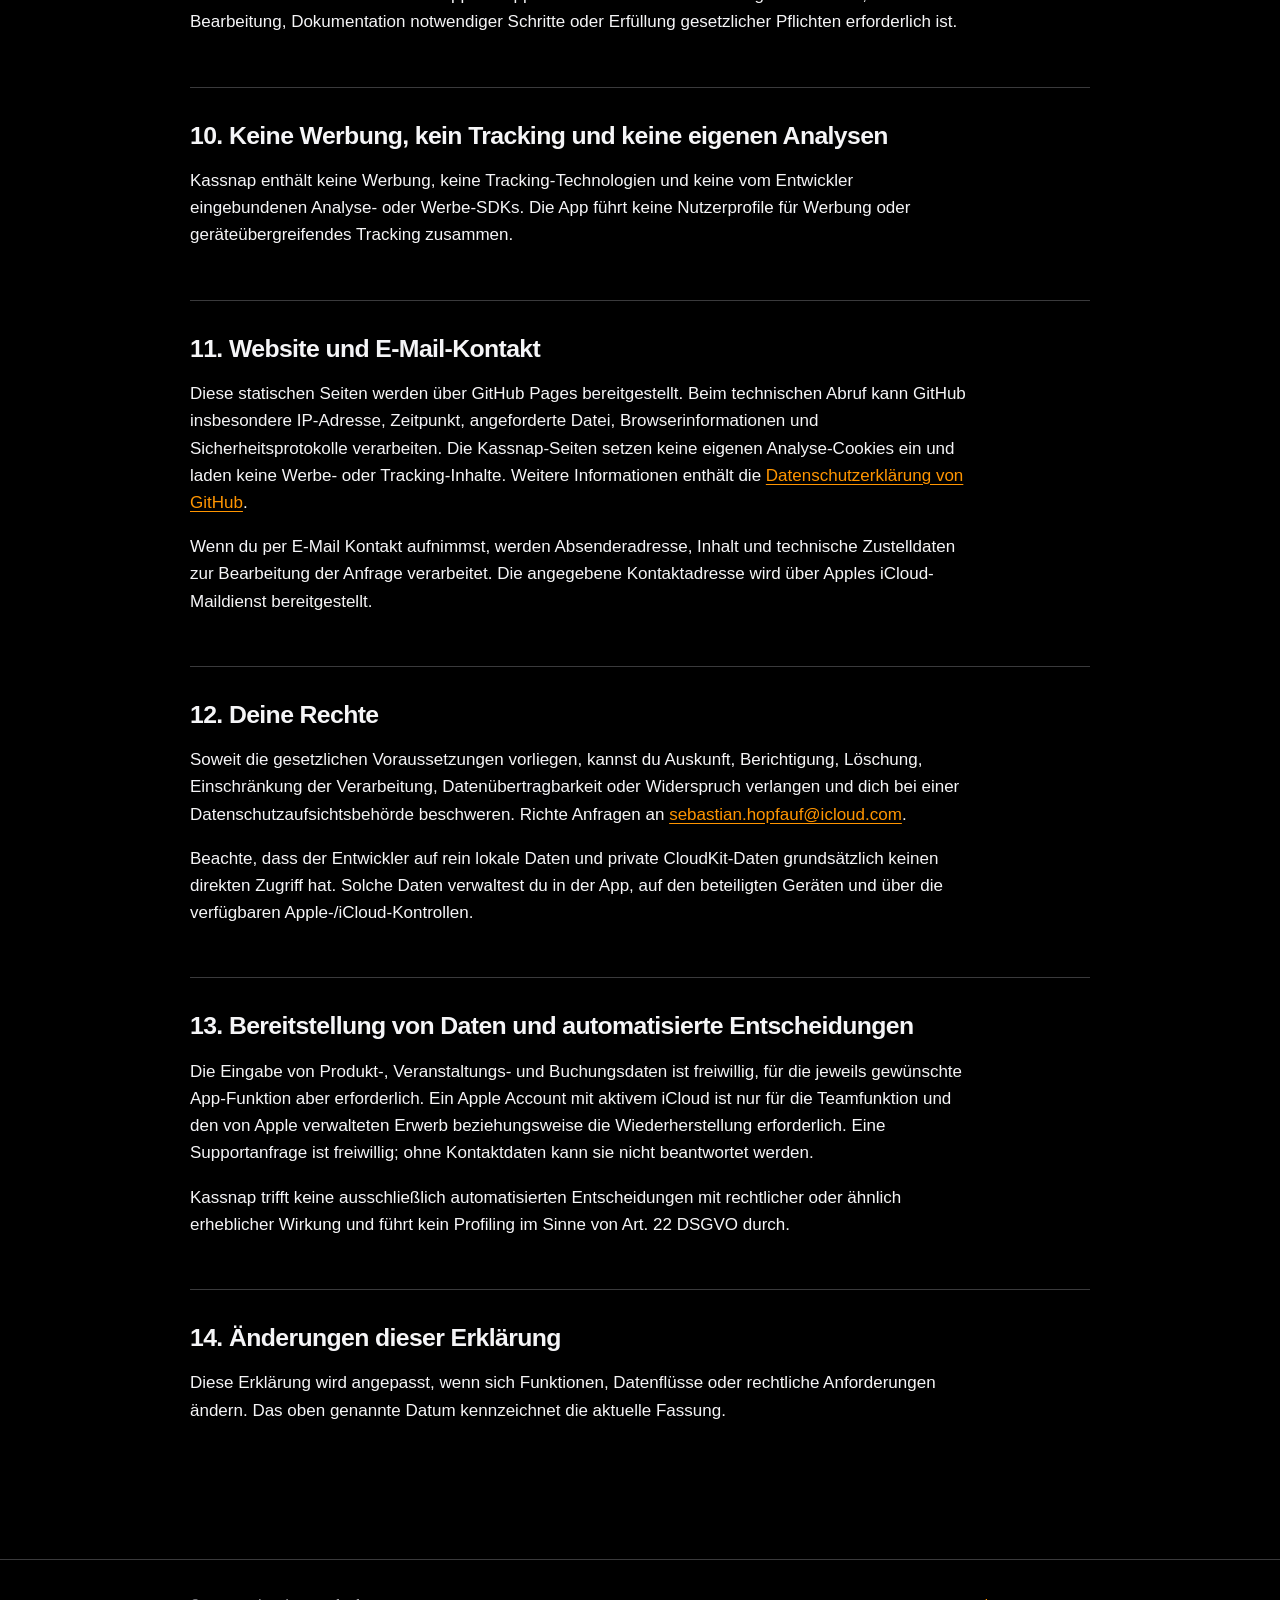
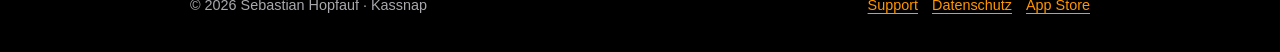
<file: datenschutz.html>
<!doctype html>
<html lang="de">
<head>
  <meta charset="utf-8">
  <meta name="viewport" content="width=device-width, initial-scale=1">
  <meta name="description" content="Datenschutzerklärung für die iPhone-App Kassnap und die zugehörige Support-Website.">
  <meta name="theme-color" content="#000000">
  <title>Datenschutz · Kassnap</title>
  <link rel="canonical" href="https://sebastianhopfauf.github.io/kassnap/datenschutz.html">
  <link rel="alternate" hreflang="en" href="https://sebastianhopfauf.github.io/kassnap/privacy.html">
  <link rel="stylesheet" href="style.css">
</head>
<body>
  <header class="site-header">
    <nav class="container nav" aria-label="Hauptnavigation">
      <a class="brand" href="https://sebastianhopfauf.github.io/kassnap/"><span class="brand-mark" aria-hidden="true">⚡</span>Kassnap</a>
      <div class="nav-links">
        <a href="support.html">Support</a>
        <a href="datenschutz.html" aria-current="page">Datenschutz</a>
        <a class="language-link" href="privacy.html" lang="en" hreflang="en">English</a>
      </div>
    </nav>
  </header>

  <main class="container">
    <section class="hero">
      <p class="eyebrow">Stand: 21. August 2026</p>
      <h1>Datenschutzerklärung</h1>
      <p class="lead">Kassnap speichert Solo-Daten grundsätzlich lokal. Nur wenn du eine Teamveranstaltung ausdrücklich aktivierst, werden die dafür notwendigen Daten über Apple iCloud und CloudKit zwischen den eingeladenen Geräten synchronisiert.</p>
    </section>

    <section class="privacy-summary" aria-labelledby="summary">
      <h2 id="summary">Kurz zusammengefasst</h2>
      <ul class="plain-list">
        <li>Kein eigener Kassnap-Benutzeraccount und kein vom Entwickler betriebener Datenspeicher.</li>
        <li>Keine Werbung, kein Tracking und keine eigenen Analyse-SDKs.</li>
        <li>Solo-Veranstaltungen, Produkte und Buchungen bleiben auf deinem iPhone.</li>
        <li>Teamdaten werden nur nach ausdrücklicher Aktivierung über die private beziehungsweise geteilte iCloud-Datenbank synchronisiert.</li>
        <li>Apple verarbeitet den kostenlosen Test, Käufe, Wiederherstellungen und Angebotscodes über StoreKit.</li>
      </ul>
    </section>

    <section class="privacy-section" aria-labelledby="controller">
      <h2 id="controller">1. Verantwortlicher und Kontakt</h2>
      <address class="provider-details">
        <strong>Sebastian Hopfauf</strong><br>
        E-Mail: <a href="mailto:sebastian.hopfauf@icloud.com">sebastian.hopfauf@icloud.com</a>
      </address>
      <p>Die Anbieterangaben sind zusätzlich im <a href="support.html#anbieterangaben">Kontaktbereich der Supportseite</a> verfügbar.</p>
    </section>

    <section class="privacy-section" aria-labelledby="scope">
      <h2 id="scope">2. Geltungsbereich und Zweck</h2>
      <p>Diese Erklärung beschreibt die Datenverarbeitung in der iPhone-App Kassnap sowie auf den zugehörigen Support- und Datenschutzseiten. Kassnap ist eine Verkaufs- und Abrechnungshilfe für Veranstaltungen. Die App verarbeitet keine Kartenzahlungen und erhält keine Karten- oder Bankdaten von Gästen.</p>
    </section>

    <section class="privacy-section" aria-labelledby="local-data">
      <h2 id="local-data">3. Lokale Verarbeitung auf dem iPhone</h2>
      <p>Bei der Solo-Nutzung verarbeitet und speichert Kassnap die eingegebenen Daten ausschließlich im lokalen App-Bereich des verwendeten iPhones. Dazu können gehören:</p>
      <ul class="plain-list">
        <li>Produktnamen, Symbole, Farben, Preise, Pfandbeträge und Sortierung,</li>
        <li>Veranstaltungsnamen, Start- und Abschlusszeiten sowie optionale Kassenbestände,</li>
        <li>Buchungen mit Zeit, Positionen, Mengen, Summen, Storno- und Korrekturinformationen,</li>
        <li>die intern ausgewählte Zahlungsart wie Bar, Karte oder Sonstiges, jedoch keine Zahlungs- oder Kartendaten,</li>
        <li>App-Einstellungen, Anzeigeoptionen und ein optionaler Kassenkraftname.</li>
      </ul>
      <p>Diese Daten dienen ausschließlich der von dir gewünschten Verkaufsunterstützung, Abrechnung, Wiederherstellung und Darstellung. Kassnap überträgt Solo-Kassendaten nicht an einen eigenen Server des Entwicklers.</p>
    </section>

    <section class="privacy-section" aria-labelledby="keychain">
      <h2 id="keychain">4. Schlüsselbund, Testphase und Helfermodus</h2>
      <p>Kassnap nutzt den geschützten iOS-Schlüsselbund für wenige lokale Sicherheitsmerkmale:</p>
      <ul class="plain-list">
        <li>Für den Helfermodus wird nur ein gesalzener kryptografischer Prüfwert der Admin-PIN gespeichert. Die PIN selbst wird nicht gespeichert.</li>
        <li>Bei einem Update aus älteren Kassnap-Versionen kann ein bereits vorhandener lokaler Start- und Plausibilitätsstatus der Testphase für die Migration weiterverwendet werden. Bei einer Neuinstallation von Version 3 beginnt der Test ausschließlich mit einer verifizierten Apple-Transaktion; Kassnap legt dafür keinen neuen lokalen Teststart an.</li>
      </ul>
      <p>Schlüsselbunddaten können eine Deinstallation der App auf demselben Gerät überdauern. Die Helfer-PIN wird beim Deaktivieren des Helfermodus entfernt. Ein historischer Teststatus kann für Migration und Missbrauchsvermeidung bestehen bleiben.</p>
    </section>

    <section class="privacy-section" aria-labelledby="cloudkit">
      <h2 id="cloudkit">5. Optionale Teamfreigabe über iCloud und CloudKit</h2>
      <p>Die Teamfunktion ist freiwillig. Sie benötigt auf jedem beteiligten iPhone einen Apple Account mit aktivem iCloud sowie zu Beginn und für den späteren Abgleich eine Internetverbindung. Der Organisator lädt weitere Teilnehmer über Apples privaten Freigabedialog ein.</p>
      <p>Bei aktivierter Teamfreigabe verarbeitet Kassnap über Apple CloudKit insbesondere:</p>
      <ul class="plain-list">
        <li>den eingefrorenen Produktkatalog und Veranstaltungsdaten,</li>
        <li>Geräteplätze, Rollen und frei vergebene Geräte- oder Kassenbezeichnungen,</li>
        <li>die Einstellung gemeinsamer oder getrennter Bargeldladen und zugehörige Kassenwerte,</li>
        <li>Buchungsledger, Stornos, Korrekturen, Geräteabschlüsse und Synchronisationsstatus,</li>
        <li>technische Kennungen, Sequenzen und Prüfsummen zur Erkennung von Konflikten und Doppelbuchungen.</li>
      </ul>
      <p>Offline erfasste Vorgänge bleiben zunächst auf dem jeweiligen iPhone und werden nach der Wiederverbindung hochgeladen. Die Daten liegen in der privaten beziehungsweise geteilten iCloud-Datenbank der beteiligten Apple Accounts. Eingeladene Teilnehmer erhalten entsprechend der Apple-Freigabe Zugriff. Kassnap erhält weder Apple-Zugangsdaten noch iCloud-Passwörter.</p>
      <p>Der Entwickler betreibt dafür keinen eigenen Server und greift im normalen Betrieb nicht auf diese privaten oder geteilten Kassendaten zu. Für Apples Verarbeitung gelten zusätzlich die <a href="https://www.apple.com/legal/privacy/">Datenschutzbestimmungen von Apple</a>.</p>
    </section>

    <section class="privacy-section" aria-labelledby="storekit">
      <h2 id="storekit">6. Kostenloser Test, Kauf und Apple-Angebotscodes</h2>
      <p>Der 14-Tage-Test wird als kostenloser Apple-In-App-Kauf aktiviert; das verifizierte Kaufdatum bestimmt den Beginn der einmaligen Laufzeit von 14 × 24 Stunden. Die dauerhafte Freischaltung, Kaufwiederherstellung und kostenlose lebenslange Angebotscodes werden ebenfalls über den App Store und StoreKit abgewickelt. Kassnap erhält von Apple nur die zur Prüfung der Berechtigung notwendigen Transaktions- und Produktinformationen. Zahlungsdaten, Rechnungsanschrift und das Zahlungsmittel bleiben bei Apple und werden Kassnap nicht offengelegt.</p>
      <p>Die Berechtigung ist an den Apple Account gebunden, der den Test, Kauf oder Code einlöst. Apples Kauf- und Transaktionshistorie unterliegt den Aufbewahrungs- und Löschregeln von Apple.</p>
    </section>

    <section class="privacy-section" aria-labelledby="legal-bases">
      <h2 id="legal-bases">7. Rechtsgrundlagen, Empfänger und Drittlandtransfers</h2>
      <p>Soweit eine Verarbeitung in den Verantwortungsbereich des Entwicklers fällt, erfolgt sie zur Bereitstellung der angeforderten App-Funktionen, StoreKit-Berechtigungen und vertragsbezogenen Unterstützung auf Grundlage von Art. 6 Abs. 1 Buchst. b DSGVO. Gesetzlich erforderliche Dokumentation beruht auf Art. 6 Abs. 1 Buchst. c DSGVO. Sicherheitsmaßnahmen, Missbrauchsvermeidung, technische Website-Auslieferung und nicht vertragsbezogene Supportbearbeitung beruhen auf Art. 6 Abs. 1 Buchst. f DSGVO. Die berechtigten Interessen liegen in einem sicheren, zuverlässigen und wirtschaftlichen Betrieb von Kassnap sowie in der Abwehr von Fehl- und Mehrfachnutzung.</p>
      <p>Empfänger oder Empfängerkategorien können sein:</p>
      <ul class="plain-list">
        <li>Apple und von Apple eingesetzte Dienstleister für iCloud, CloudKit, StoreKit, den App Store und iCloud Mail,</li>
        <li>GitHub und eingesetzte Dienstleister für die technische Bereitstellung dieser statischen Website,</li>
        <li>von dir eingeladene Teamteilnehmer innerhalb der eingerichteten CloudKit-Freigabe,</li>
        <li>von dir selbst ausgewählte Empfänger eines Exports.</li>
      </ul>
      <p>Apple und GitHub können Daten auch außerhalb der EU und des EWR, insbesondere in den USA, verarbeiten. Beide Anbieter beschreiben hierfür internationale Transfermechanismen und Schutzmaßnahmen, darunter Standardvertragsklauseln; GitHub verweist zusätzlich auf das EU–US Data Privacy Framework. Einzelheiten und Möglichkeiten, Informationen zu den Garantien anzufordern, findest du in den oben verlinkten Datenschutzbestimmungen von <a href="https://www.apple.com/legal/privacy/">Apple</a> und <a href="https://docs.github.com/en/site-policy/privacy-policies/github-general-privacy-statement">GitHub</a>.</p>
    </section>

    <section class="privacy-section" aria-labelledby="exports">
      <h2 id="exports">8. Exporte und Datensicherungen</h2>
      <p>Du kannst PDF-Berichte, CSV-Dateien und JSON-Datensicherungen erzeugen. Diese Dateien verlassen den geschützten App-Bereich erst, wenn du sie über Apples Teilen- oder Dateidialog speicherst oder weitergibst. Ab diesem Zeitpunkt bestimmst du selbst Ziel, Empfänger, Aufbewahrung und Löschung. Exportdateien können detaillierte Veranstaltungs- und Buchungsdaten enthalten und sollten entsprechend geschützt werden.</p>
    </section>

    <section class="privacy-section" aria-labelledby="retention">
      <h2 id="retention">9. Aufbewahrung und Löschung</h2>
      <h3>Lokale Solo-Daten</h3>
      <p>Lokale Vorgänge und Veranstaltungen können innerhalb der App entsprechend den dort angezeigten Schutz- und Bestätigungsregeln gelöscht werden. Stornieren erhält den Prüfpfad; endgültiges Löschen entfernt ihn. Das Entfernen der App löscht ihren lokalen App-Bereich, soweit keine von dir separat erstellten Exporte oder Gerätesicherungen fortbestehen. Schlüsselbundmerkmale können wie oben beschrieben erhalten bleiben.</p>

      <h3>Teamdaten</h3>
      <p>Das lokale Archivieren einer abgeschlossenen Teamveranstaltung beendet nur die aktive Bindung auf diesem iPhone. Es löscht nicht automatisch die CloudKit-Datenbank des Organisators und entzieht anderen Teilnehmern nicht automatisch den Zugriff. Der Organisator verwaltet Teilnehmer und Freigaben über Apples Freigabedialog. CloudKit-Daten und lokale Kopien auf eingeladenen Geräten können fortbestehen, bis die Freigabe beziehungsweise iCloud-Daten über die verfügbaren Apple-Kontrollen beendet oder gelöscht und lokale App-Daten auf den Geräten entfernt werden.</p>

      <h3>Käufe und Support</h3>
      <p>StoreKit-Transaktionen verwaltet Apple. Support-E-Mails werden nur so lange aufbewahrt, wie dies zur Bearbeitung, Dokumentation notwendiger Schritte oder Erfüllung gesetzlicher Pflichten erforderlich ist.</p>
    </section>

    <section class="privacy-section" aria-labelledby="tracking">
      <h2 id="tracking">10. Keine Werbung, kein Tracking und keine eigenen Analysen</h2>
      <p>Kassnap enthält keine Werbung, keine Tracking-Technologien und keine vom Entwickler eingebundenen Analyse- oder Werbe-SDKs. Die App führt keine Nutzerprofile für Werbung oder geräteübergreifendes Tracking zusammen.</p>
    </section>

    <section class="privacy-section" aria-labelledby="website">
      <h2 id="website">11. Website und E-Mail-Kontakt</h2>
      <p>Diese statischen Seiten werden über GitHub Pages bereitgestellt. Beim technischen Abruf kann GitHub insbesondere IP-Adresse, Zeitpunkt, angeforderte Datei, Browserinformationen und Sicherheitsprotokolle verarbeiten. Die Kassnap-Seiten setzen keine eigenen Analyse-Cookies ein und laden keine Werbe- oder Tracking-Inhalte. Weitere Informationen enthält die <a href="https://docs.github.com/en/site-policy/privacy-policies/github-general-privacy-statement">Datenschutzerklärung von GitHub</a>.</p>
      <p>Wenn du per E-Mail Kontakt aufnimmst, werden Absenderadresse, Inhalt und technische Zustelldaten zur Bearbeitung der Anfrage verarbeitet. Die angegebene Kontaktadresse wird über Apples iCloud-Maildienst bereitgestellt.</p>
    </section>

    <section class="privacy-section" aria-labelledby="rights">
      <h2 id="rights">12. Deine Rechte</h2>
      <p>Soweit die gesetzlichen Voraussetzungen vorliegen, kannst du Auskunft, Berichtigung, Löschung, Einschränkung der Verarbeitung, Datenübertragbarkeit oder Widerspruch verlangen und dich bei einer Datenschutzaufsichtsbehörde beschweren. Richte Anfragen an <a href="mailto:sebastian.hopfauf@icloud.com">sebastian.hopfauf@icloud.com</a>.</p>
      <p>Beachte, dass der Entwickler auf rein lokale Daten und private CloudKit-Daten grundsätzlich keinen direkten Zugriff hat. Solche Daten verwaltest du in der App, auf den beteiligten Geräten und über die verfügbaren Apple-/iCloud-Kontrollen.</p>
    </section>

    <section class="privacy-section" aria-labelledby="provision">
      <h2 id="provision">13. Bereitstellung von Daten und automatisierte Entscheidungen</h2>
      <p>Die Eingabe von Produkt-, Veranstaltungs- und Buchungsdaten ist freiwillig, für die jeweils gewünschte App-Funktion aber erforderlich. Ein Apple Account mit aktivem iCloud ist nur für die Teamfunktion und den von Apple verwalteten Erwerb beziehungsweise die Wiederherstellung erforderlich. Eine Supportanfrage ist freiwillig; ohne Kontaktdaten kann sie nicht beantwortet werden.</p>
      <p>Kassnap trifft keine ausschließlich automatisierten Entscheidungen mit rechtlicher oder ähnlich erheblicher Wirkung und führt kein Profiling im Sinne von Art. 22 DSGVO durch.</p>
    </section>

    <section class="privacy-section" aria-labelledby="changes">
      <h2 id="changes">14. Änderungen dieser Erklärung</h2>
      <p>Diese Erklärung wird angepasst, wenn sich Funktionen, Datenflüsse oder rechtliche Anforderungen ändern. Das oben genannte Datum kennzeichnet die aktuelle Fassung.</p>
    </section>
  </main>

  <footer class="site-footer">
    <div class="container footer-inner">
      <span>© 2026 Sebastian Hopfauf · Kassnap</span>
      <div class="footer-links">
        <a href="support.html">Support</a>
        <a href="datenschutz.html">Datenschutz</a>
        <a href="https://apps.apple.com/de/app/kassnap/id6795122417">App Store</a>
      </div>
    </div>
  </footer>
</body>
</html>
</file>
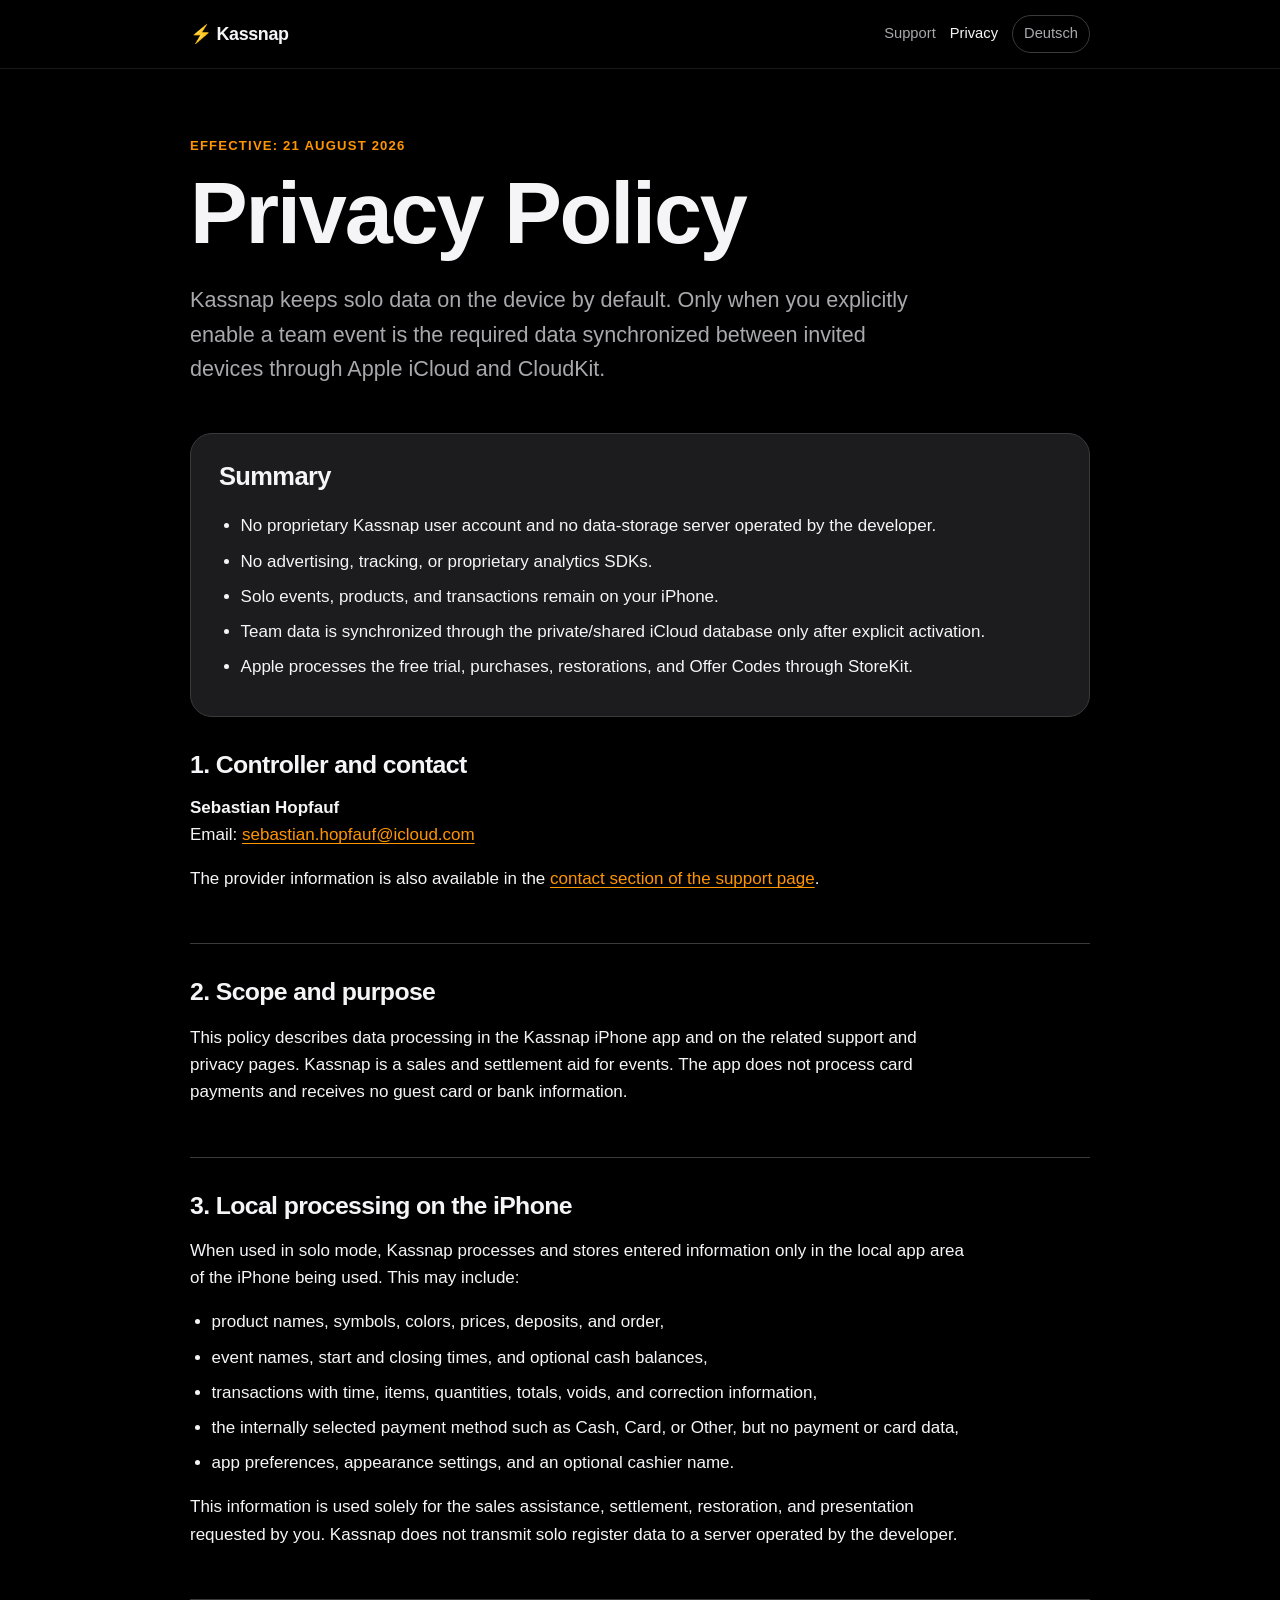
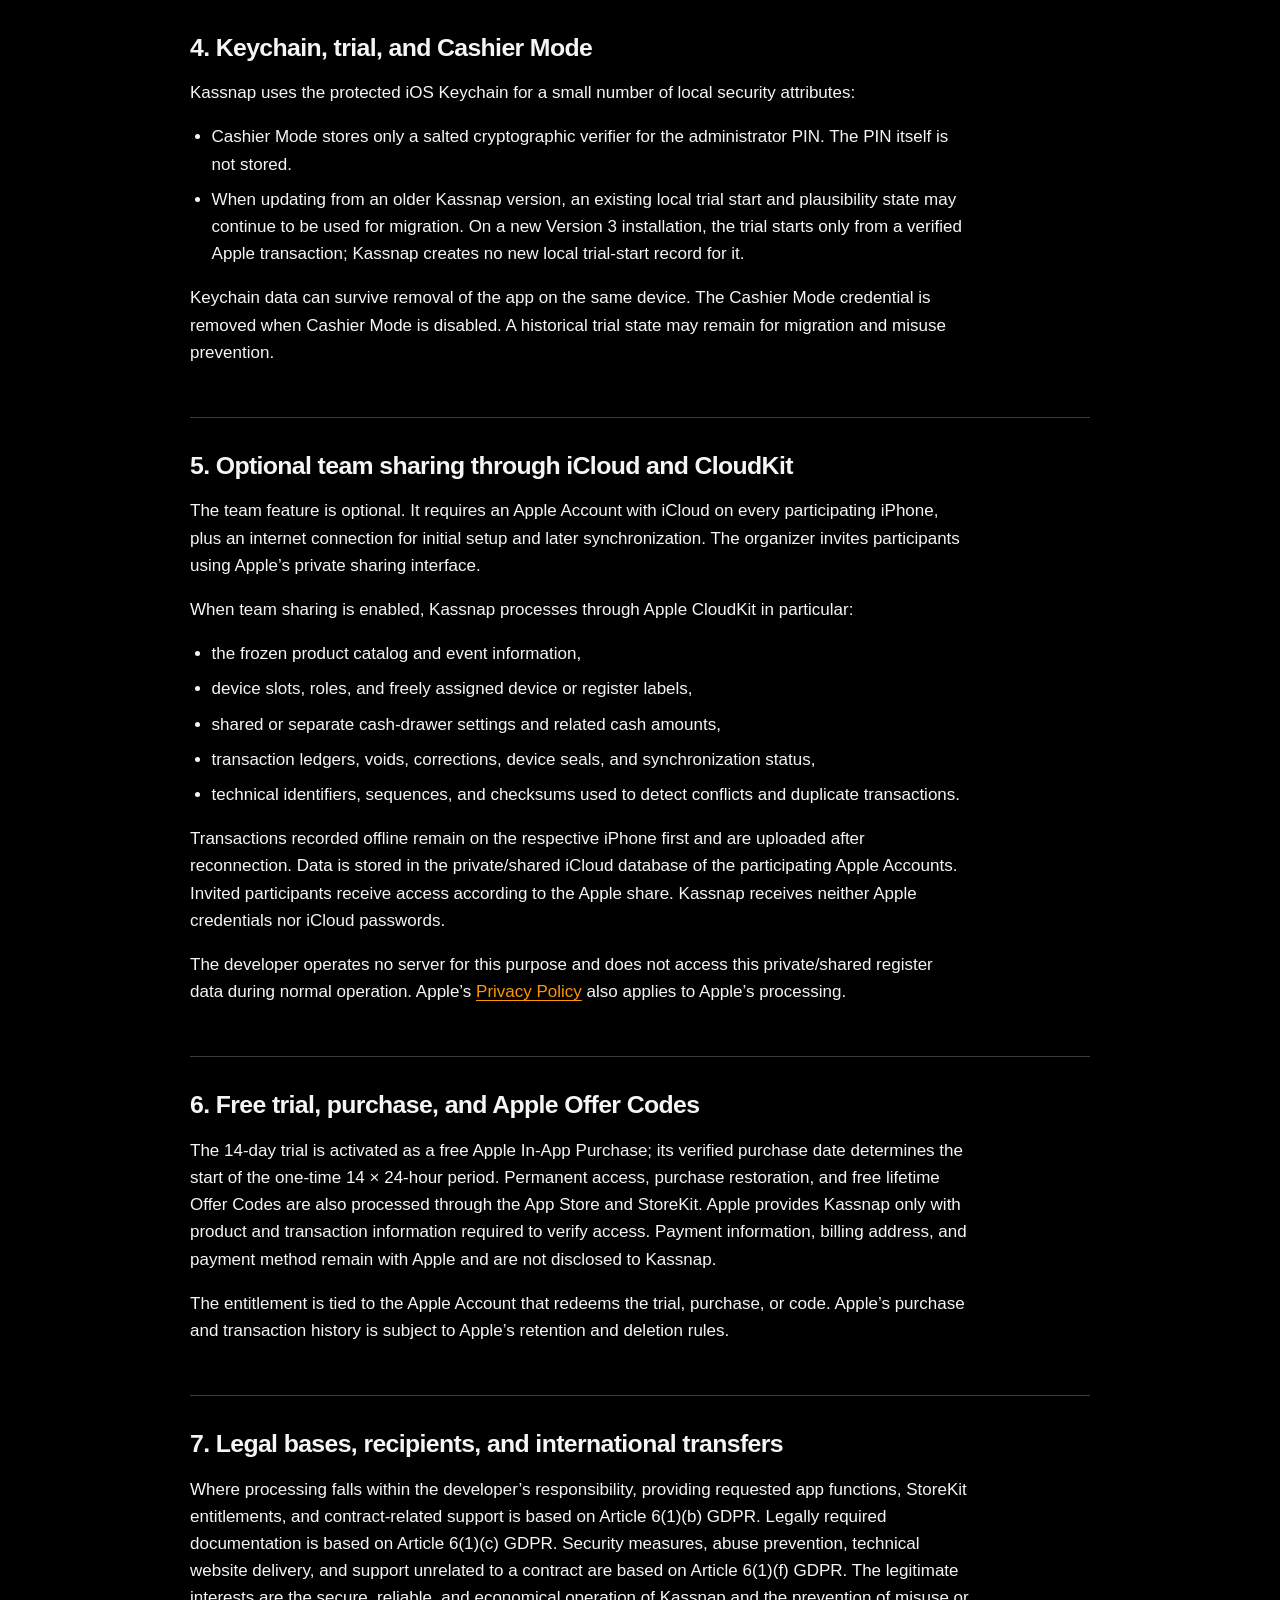
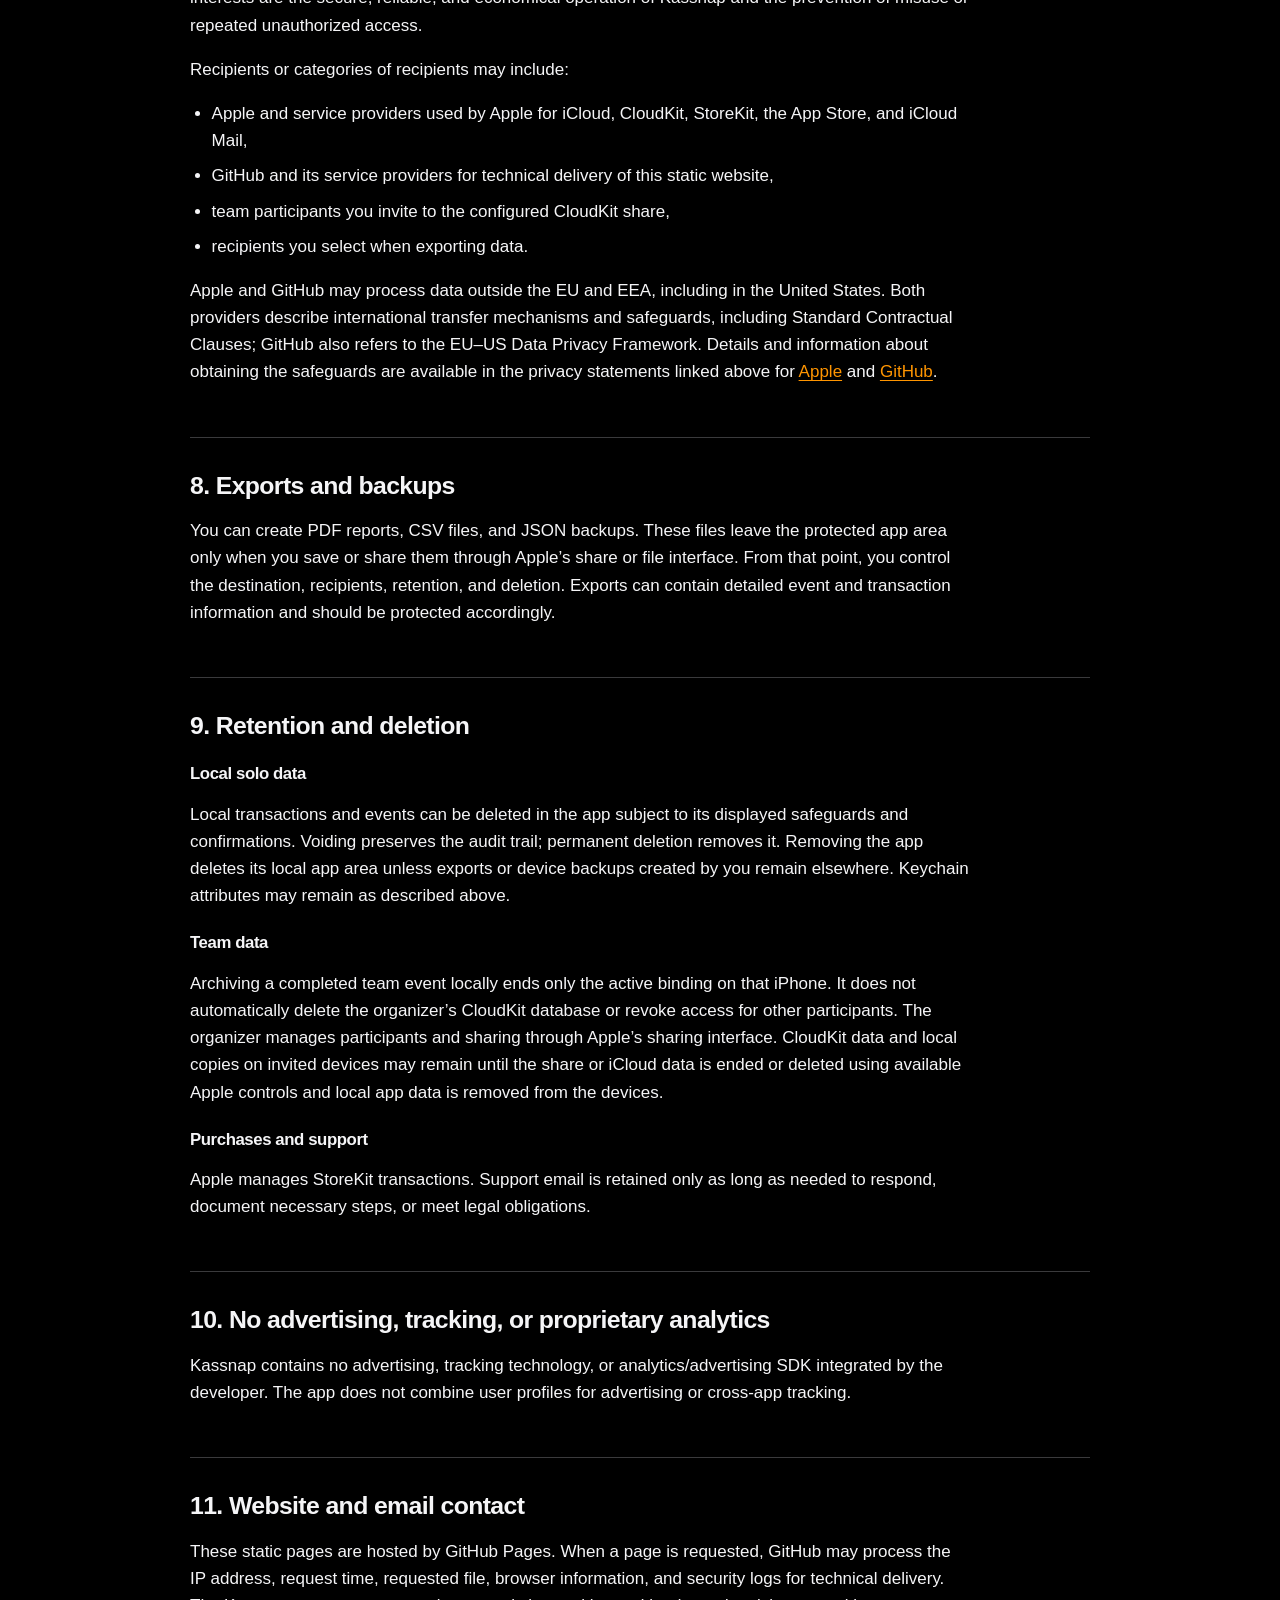
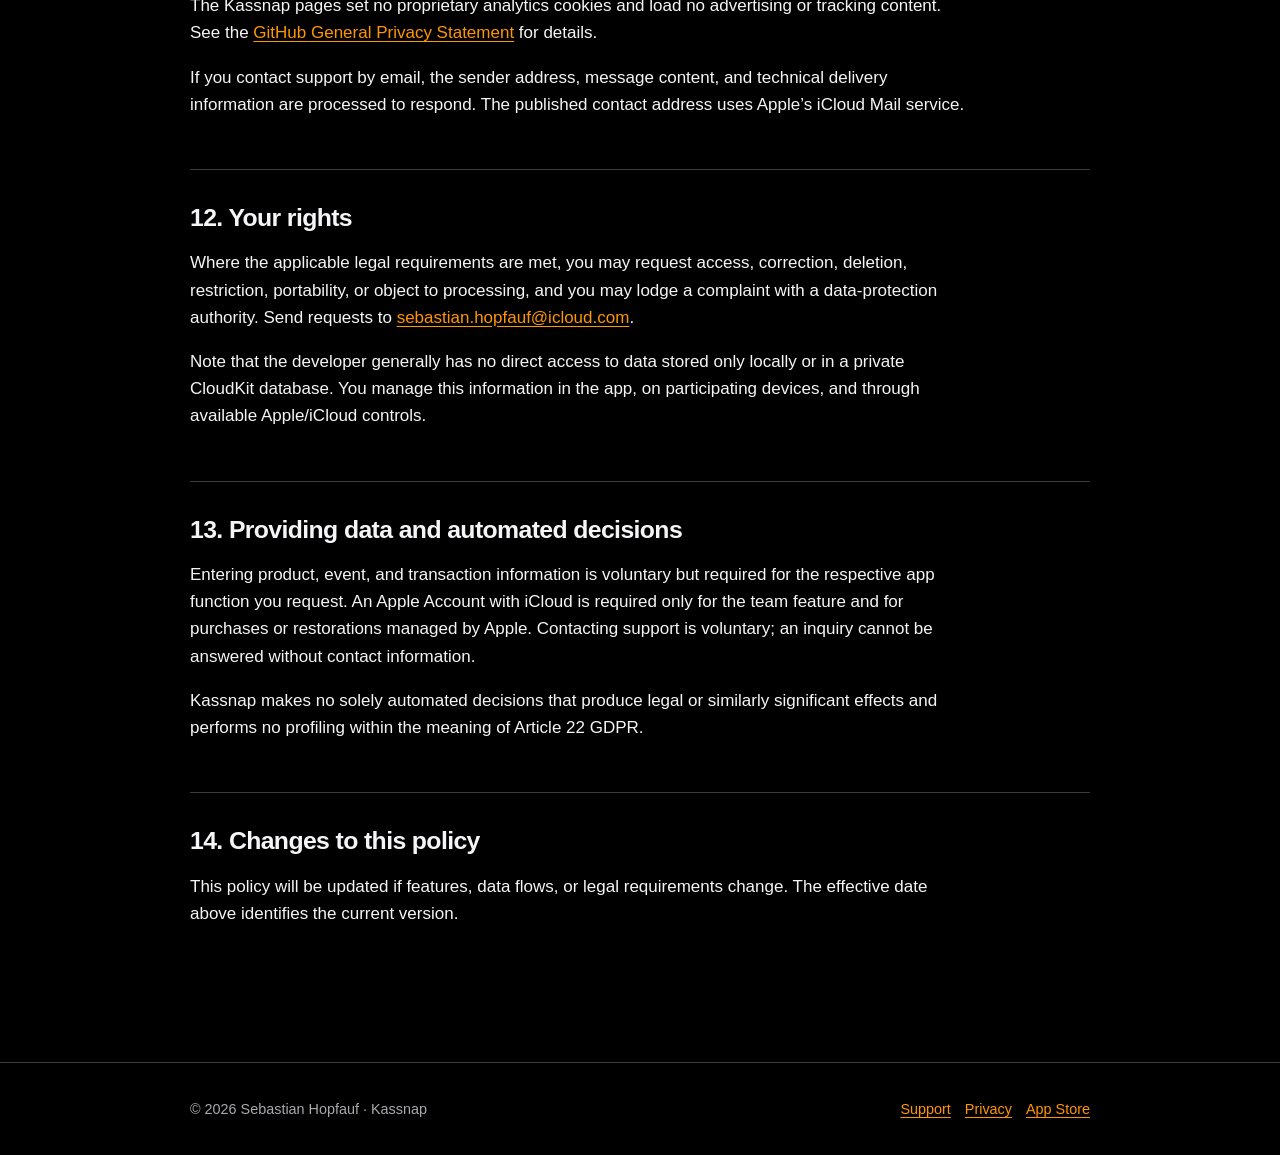
<file: privacy.html>
<!doctype html>
<html lang="en">
<head>
  <meta charset="utf-8">
  <meta name="viewport" content="width=device-width, initial-scale=1">
  <meta name="description" content="Privacy Policy for the Kassnap iPhone app and its support website.">
  <meta name="theme-color" content="#000000">
  <title>Privacy · Kassnap</title>
  <link rel="canonical" href="https://sebastianhopfauf.github.io/kassnap/privacy.html">
  <link rel="alternate" hreflang="de" href="https://sebastianhopfauf.github.io/kassnap/datenschutz.html">
  <link rel="stylesheet" href="style.css">
</head>
<body>
  <header class="site-header">
    <nav class="container nav" aria-label="Main navigation">
      <a class="brand" href="https://sebastianhopfauf.github.io/kassnap/"><span class="brand-mark" aria-hidden="true">⚡</span>Kassnap</a>
      <div class="nav-links">
        <a href="support-en.html">Support</a>
        <a href="privacy.html" aria-current="page">Privacy</a>
        <a class="language-link" href="datenschutz.html" lang="de" hreflang="de">Deutsch</a>
      </div>
    </nav>
  </header>

  <main class="container">
    <section class="hero">
      <p class="eyebrow">Effective: 21 August 2026</p>
      <h1>Privacy Policy</h1>
      <p class="lead">Kassnap keeps solo data on the device by default. Only when you explicitly enable a team event is the required data synchronized between invited devices through Apple iCloud and CloudKit.</p>
    </section>

    <section class="privacy-summary" aria-labelledby="summary">
      <h2 id="summary">Summary</h2>
      <ul class="plain-list">
        <li>No proprietary Kassnap user account and no data-storage server operated by the developer.</li>
        <li>No advertising, tracking, or proprietary analytics SDKs.</li>
        <li>Solo events, products, and transactions remain on your iPhone.</li>
        <li>Team data is synchronized through the private/shared iCloud database only after explicit activation.</li>
        <li>Apple processes the free trial, purchases, restorations, and Offer Codes through StoreKit.</li>
      </ul>
    </section>

    <section class="privacy-section" aria-labelledby="controller">
      <h2 id="controller">1. Controller and contact</h2>
      <address class="provider-details">
        <strong>Sebastian Hopfauf</strong><br>
        Email: <a href="mailto:sebastian.hopfauf@icloud.com">sebastian.hopfauf@icloud.com</a>
      </address>
      <p>The provider information is also available in the <a href="support-en.html#provider-information">contact section of the support page</a>.</p>
    </section>

    <section class="privacy-section" aria-labelledby="scope">
      <h2 id="scope">2. Scope and purpose</h2>
      <p>This policy describes data processing in the Kassnap iPhone app and on the related support and privacy pages. Kassnap is a sales and settlement aid for events. The app does not process card payments and receives no guest card or bank information.</p>
    </section>

    <section class="privacy-section" aria-labelledby="local-data">
      <h2 id="local-data">3. Local processing on the iPhone</h2>
      <p>When used in solo mode, Kassnap processes and stores entered information only in the local app area of the iPhone being used. This may include:</p>
      <ul class="plain-list">
        <li>product names, symbols, colors, prices, deposits, and order,</li>
        <li>event names, start and closing times, and optional cash balances,</li>
        <li>transactions with time, items, quantities, totals, voids, and correction information,</li>
        <li>the internally selected payment method such as Cash, Card, or Other, but no payment or card data,</li>
        <li>app preferences, appearance settings, and an optional cashier name.</li>
      </ul>
      <p>This information is used solely for the sales assistance, settlement, restoration, and presentation requested by you. Kassnap does not transmit solo register data to a server operated by the developer.</p>
    </section>

    <section class="privacy-section" aria-labelledby="keychain">
      <h2 id="keychain">4. Keychain, trial, and Cashier Mode</h2>
      <p>Kassnap uses the protected iOS Keychain for a small number of local security attributes:</p>
      <ul class="plain-list">
        <li>Cashier Mode stores only a salted cryptographic verifier for the administrator PIN. The PIN itself is not stored.</li>
        <li>When updating from an older Kassnap version, an existing local trial start and plausibility state may continue to be used for migration. On a new Version 3 installation, the trial starts only from a verified Apple transaction; Kassnap creates no new local trial-start record for it.</li>
      </ul>
      <p>Keychain data can survive removal of the app on the same device. The Cashier Mode credential is removed when Cashier Mode is disabled. A historical trial state may remain for migration and misuse prevention.</p>
    </section>

    <section class="privacy-section" aria-labelledby="cloudkit">
      <h2 id="cloudkit">5. Optional team sharing through iCloud and CloudKit</h2>
      <p>The team feature is optional. It requires an Apple Account with iCloud on every participating iPhone, plus an internet connection for initial setup and later synchronization. The organizer invites participants using Apple’s private sharing interface.</p>
      <p>When team sharing is enabled, Kassnap processes through Apple CloudKit in particular:</p>
      <ul class="plain-list">
        <li>the frozen product catalog and event information,</li>
        <li>device slots, roles, and freely assigned device or register labels,</li>
        <li>shared or separate cash-drawer settings and related cash amounts,</li>
        <li>transaction ledgers, voids, corrections, device seals, and synchronization status,</li>
        <li>technical identifiers, sequences, and checksums used to detect conflicts and duplicate transactions.</li>
      </ul>
      <p>Transactions recorded offline remain on the respective iPhone first and are uploaded after reconnection. Data is stored in the private/shared iCloud database of the participating Apple Accounts. Invited participants receive access according to the Apple share. Kassnap receives neither Apple credentials nor iCloud passwords.</p>
      <p>The developer operates no server for this purpose and does not access this private/shared register data during normal operation. Apple’s <a href="https://www.apple.com/legal/privacy/">Privacy Policy</a> also applies to Apple’s processing.</p>
    </section>

    <section class="privacy-section" aria-labelledby="storekit">
      <h2 id="storekit">6. Free trial, purchase, and Apple Offer Codes</h2>
      <p>The 14-day trial is activated as a free Apple In-App Purchase; its verified purchase date determines the start of the one-time 14 × 24-hour period. Permanent access, purchase restoration, and free lifetime Offer Codes are also processed through the App Store and StoreKit. Apple provides Kassnap only with product and transaction information required to verify access. Payment information, billing address, and payment method remain with Apple and are not disclosed to Kassnap.</p>
      <p>The entitlement is tied to the Apple Account that redeems the trial, purchase, or code. Apple’s purchase and transaction history is subject to Apple’s retention and deletion rules.</p>
    </section>

    <section class="privacy-section" aria-labelledby="legal-bases">
      <h2 id="legal-bases">7. Legal bases, recipients, and international transfers</h2>
      <p>Where processing falls within the developer’s responsibility, providing requested app functions, StoreKit entitlements, and contract-related support is based on Article 6(1)(b) GDPR. Legally required documentation is based on Article 6(1)(c) GDPR. Security measures, abuse prevention, technical website delivery, and support unrelated to a contract are based on Article 6(1)(f) GDPR. The legitimate interests are the secure, reliable, and economical operation of Kassnap and the prevention of misuse or repeated unauthorized access.</p>
      <p>Recipients or categories of recipients may include:</p>
      <ul class="plain-list">
        <li>Apple and service providers used by Apple for iCloud, CloudKit, StoreKit, the App Store, and iCloud Mail,</li>
        <li>GitHub and its service providers for technical delivery of this static website,</li>
        <li>team participants you invite to the configured CloudKit share,</li>
        <li>recipients you select when exporting data.</li>
      </ul>
      <p>Apple and GitHub may process data outside the EU and EEA, including in the United States. Both providers describe international transfer mechanisms and safeguards, including Standard Contractual Clauses; GitHub also refers to the EU–US Data Privacy Framework. Details and information about obtaining the safeguards are available in the privacy statements linked above for <a href="https://www.apple.com/legal/privacy/">Apple</a> and <a href="https://docs.github.com/en/site-policy/privacy-policies/github-general-privacy-statement">GitHub</a>.</p>
    </section>

    <section class="privacy-section" aria-labelledby="exports">
      <h2 id="exports">8. Exports and backups</h2>
      <p>You can create PDF reports, CSV files, and JSON backups. These files leave the protected app area only when you save or share them through Apple’s share or file interface. From that point, you control the destination, recipients, retention, and deletion. Exports can contain detailed event and transaction information and should be protected accordingly.</p>
    </section>

    <section class="privacy-section" aria-labelledby="retention">
      <h2 id="retention">9. Retention and deletion</h2>
      <h3>Local solo data</h3>
      <p>Local transactions and events can be deleted in the app subject to its displayed safeguards and confirmations. Voiding preserves the audit trail; permanent deletion removes it. Removing the app deletes its local app area unless exports or device backups created by you remain elsewhere. Keychain attributes may remain as described above.</p>

      <h3>Team data</h3>
      <p>Archiving a completed team event locally ends only the active binding on that iPhone. It does not automatically delete the organizer’s CloudKit database or revoke access for other participants. The organizer manages participants and sharing through Apple’s sharing interface. CloudKit data and local copies on invited devices may remain until the share or iCloud data is ended or deleted using available Apple controls and local app data is removed from the devices.</p>

      <h3>Purchases and support</h3>
      <p>Apple manages StoreKit transactions. Support email is retained only as long as needed to respond, document necessary steps, or meet legal obligations.</p>
    </section>

    <section class="privacy-section" aria-labelledby="tracking">
      <h2 id="tracking">10. No advertising, tracking, or proprietary analytics</h2>
      <p>Kassnap contains no advertising, tracking technology, or analytics/advertising SDK integrated by the developer. The app does not combine user profiles for advertising or cross-app tracking.</p>
    </section>

    <section class="privacy-section" aria-labelledby="website">
      <h2 id="website">11. Website and email contact</h2>
      <p>These static pages are hosted by GitHub Pages. When a page is requested, GitHub may process the IP address, request time, requested file, browser information, and security logs for technical delivery. The Kassnap pages set no proprietary analytics cookies and load no advertising or tracking content. See the <a href="https://docs.github.com/en/site-policy/privacy-policies/github-general-privacy-statement">GitHub General Privacy Statement</a> for details.</p>
      <p>If you contact support by email, the sender address, message content, and technical delivery information are processed to respond. The published contact address uses Apple’s iCloud Mail service.</p>
    </section>

    <section class="privacy-section" aria-labelledby="rights">
      <h2 id="rights">12. Your rights</h2>
      <p>Where the applicable legal requirements are met, you may request access, correction, deletion, restriction, portability, or object to processing, and you may lodge a complaint with a data-protection authority. Send requests to <a href="mailto:sebastian.hopfauf@icloud.com">sebastian.hopfauf@icloud.com</a>.</p>
      <p>Note that the developer generally has no direct access to data stored only locally or in a private CloudKit database. You manage this information in the app, on participating devices, and through available Apple/iCloud controls.</p>
    </section>

    <section class="privacy-section" aria-labelledby="provision">
      <h2 id="provision">13. Providing data and automated decisions</h2>
      <p>Entering product, event, and transaction information is voluntary but required for the respective app function you request. An Apple Account with iCloud is required only for the team feature and for purchases or restorations managed by Apple. Contacting support is voluntary; an inquiry cannot be answered without contact information.</p>
      <p>Kassnap makes no solely automated decisions that produce legal or similarly significant effects and performs no profiling within the meaning of Article 22 GDPR.</p>
    </section>

    <section class="privacy-section" aria-labelledby="changes">
      <h2 id="changes">14. Changes to this policy</h2>
      <p>This policy will be updated if features, data flows, or legal requirements change. The effective date above identifies the current version.</p>
    </section>
  </main>

  <footer class="site-footer">
    <div class="container footer-inner">
      <span>© 2026 Sebastian Hopfauf · Kassnap</span>
      <div class="footer-links">
        <a href="support-en.html">Support</a>
        <a href="privacy.html">Privacy</a>
        <a href="https://apps.apple.com/de/app/kassnap/id6795122417">App Store</a>
      </div>
    </div>
  </footer>
</body>
</html>
</file>
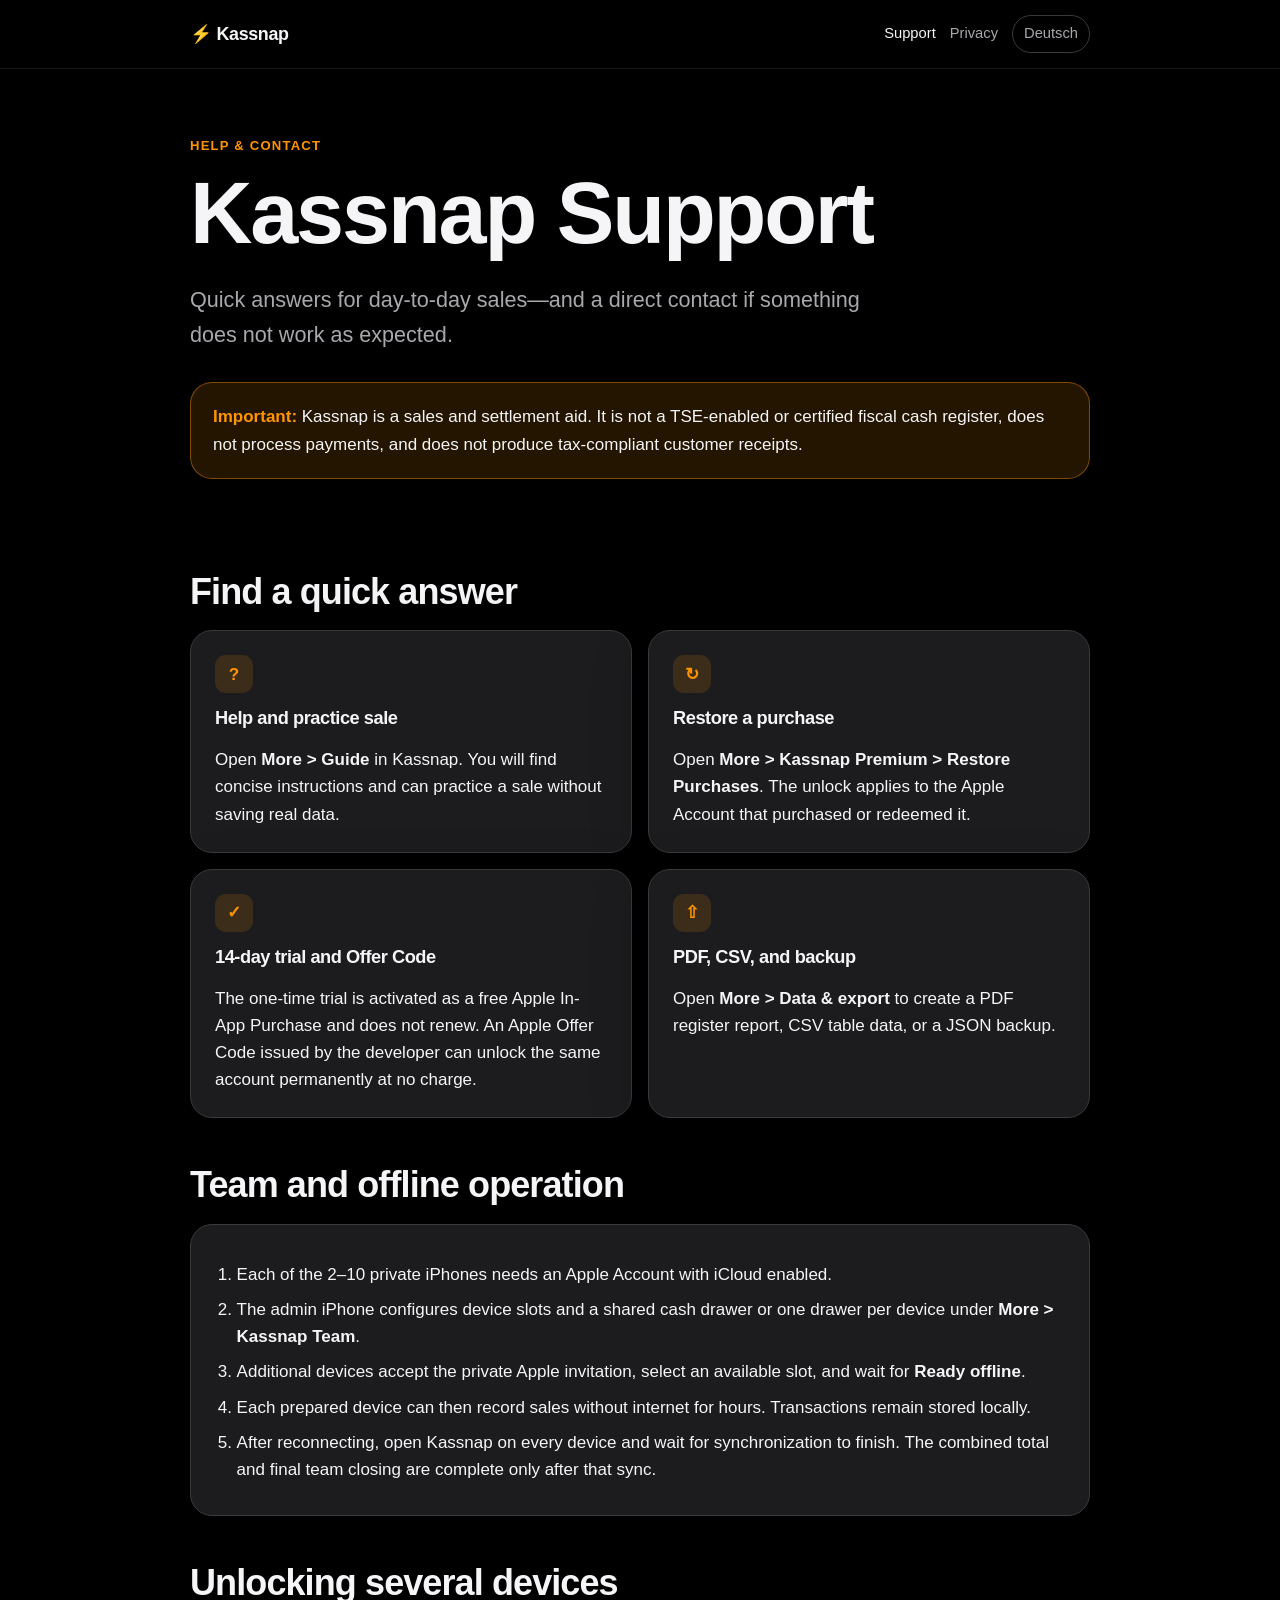
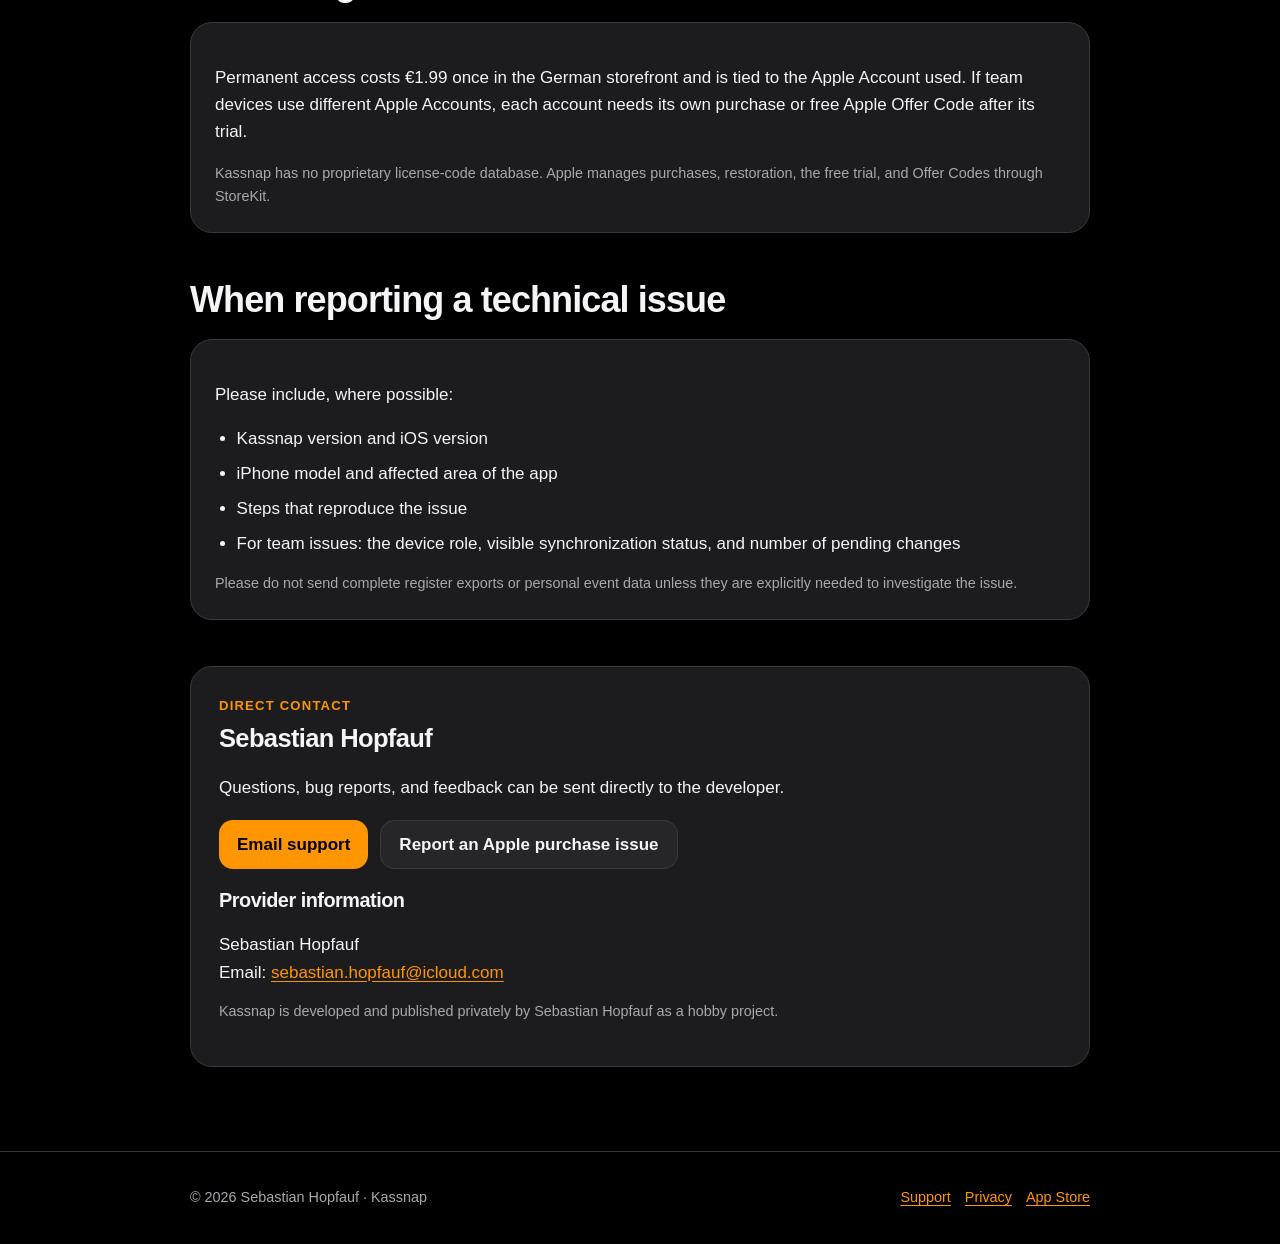
<file: support-en.html>
<!doctype html>
<html lang="en">
<head>
  <meta charset="utf-8">
  <meta name="viewport" content="width=device-width, initial-scale=1">
  <meta name="description" content="Help, contact details, and answers for Kassnap, the sales and settlement aid for events.">
  <meta name="theme-color" content="#000000">
  <title>Kassnap Support</title>
  <link rel="canonical" href="https://sebastianhopfauf.github.io/kassnap/support-en.html">
  <link rel="alternate" hreflang="de" href="https://sebastianhopfauf.github.io/kassnap/support.html">
  <link rel="stylesheet" href="style.css">
</head>
<body>
  <header class="site-header">
    <nav class="container nav" aria-label="Main navigation">
      <a class="brand" href="https://sebastianhopfauf.github.io/kassnap/"><span class="brand-mark" aria-hidden="true">⚡</span>Kassnap</a>
      <div class="nav-links">
        <a href="support-en.html" aria-current="page">Support</a>
        <a href="privacy.html">Privacy</a>
        <a class="language-link" href="support.html" lang="de" hreflang="de">Deutsch</a>
      </div>
    </nav>
  </header>

  <main class="container">
    <section class="hero">
      <p class="eyebrow">Help &amp; Contact</p>
      <h1>Kassnap Support</h1>
      <p class="lead">Quick answers for day-to-day sales—and a direct contact if something does not work as expected.</p>
      <div class="notice">
        <strong>Important:</strong> Kassnap is a sales and settlement aid. It is not a TSE-enabled or certified fiscal cash register, does not process payments, and does not produce tax-compliant customer receipts.
      </div>
    </section>

    <section class="section" aria-labelledby="quick-help">
      <h2 id="quick-help" class="section-heading">Find a quick answer</h2>
      <div class="grid">
        <article class="card">
          <span class="icon" aria-hidden="true">?</span>
          <h3>Help and practice sale</h3>
          <p>Open <strong>More &gt; Guide</strong> in Kassnap. You will find concise instructions and can practice a sale without saving real data.</p>
        </article>

        <article class="card">
          <span class="icon" aria-hidden="true">↻</span>
          <h3>Restore a purchase</h3>
          <p>Open <strong>More &gt; Kassnap Premium &gt; Restore Purchases</strong>. The unlock applies to the Apple Account that purchased or redeemed it.</p>
        </article>

        <article class="card">
          <span class="icon" aria-hidden="true">✓</span>
          <h3>14-day trial and Offer Code</h3>
          <p>The one-time trial is activated as a free Apple In-App Purchase and does not renew. An Apple Offer Code issued by the developer can unlock the same account permanently at no charge.</p>
        </article>

        <article class="card">
          <span class="icon" aria-hidden="true">⇧</span>
          <h3>PDF, CSV, and backup</h3>
          <p>Open <strong>More &gt; Data &amp; export</strong> to create a PDF register report, CSV table data, or a JSON backup.</p>
        </article>
      </div>
    </section>

    <section class="section" aria-labelledby="team-help">
      <h2 id="team-help" class="section-heading">Team and offline operation</h2>
      <div class="card">
        <ol class="steps">
          <li>Each of the 2–10 private iPhones needs an Apple Account with iCloud enabled.</li>
          <li>The admin iPhone configures device slots and a shared cash drawer or one drawer per device under <strong>More &gt; Kassnap Team</strong>.</li>
          <li>Additional devices accept the private Apple invitation, select an available slot, and wait for <strong>Ready offline</strong>.</li>
          <li>Each prepared device can then record sales without internet for hours. Transactions remain stored locally.</li>
          <li>After reconnecting, open Kassnap on every device and wait for synchronization to finish. The combined total and final team closing are complete only after that sync.</li>
        </ol>
      </div>
    </section>

    <section class="section" aria-labelledby="purchase-help">
      <h2 id="purchase-help" class="section-heading">Unlocking several devices</h2>
      <div class="card">
        <p>Permanent access costs €1.99 once in the German storefront and is tied to the Apple Account used. If team devices use different Apple Accounts, each account needs its own purchase or free Apple Offer Code after its trial.</p>
        <p class="fine-print">Kassnap has no proprietary license-code database. Apple manages purchases, restoration, the free trial, and Offer Codes through StoreKit.</p>
      </div>
    </section>

    <section class="section" aria-labelledby="troubleshooting">
      <h2 id="troubleshooting" class="section-heading">When reporting a technical issue</h2>
      <div class="card">
        <p>Please include, where possible:</p>
        <ul class="plain-list">
          <li>Kassnap version and iOS version</li>
          <li>iPhone model and affected area of the app</li>
          <li>Steps that reproduce the issue</li>
          <li>For team issues: the device role, visible synchronization status, and number of pending changes</li>
        </ul>
        <p class="fine-print">Please do not send complete register exports or personal event data unless they are explicitly needed to investigate the issue.</p>
      </div>
    </section>

    <section class="section" aria-labelledby="contact">
      <div class="contact-card">
        <p class="eyebrow">Direct contact</p>
        <h2 id="contact">Sebastian Hopfauf</h2>
        <p>Questions, bug reports, and feedback can be sent directly to the developer.</p>
        <div class="contact-actions">
          <a class="button" href="mailto:sebastian.hopfauf@icloud.com?subject=Kassnap%20Support">Email support</a>
          <a class="button secondary-button" href="https://reportaproblem.apple.com/">Report an Apple purchase issue</a>
        </div>
        <h3 id="provider-information">Provider information</h3>
        <address class="provider-details">
          Sebastian Hopfauf<br>
          Email: <a href="mailto:sebastian.hopfauf@icloud.com">sebastian.hopfauf@icloud.com</a>
        </address>
        <p class="fine-print">Kassnap is developed and published privately by Sebastian Hopfauf as a hobby project.</p>
      </div>
    </section>
  </main>

  <footer class="site-footer">
    <div class="container footer-inner">
      <span>© 2026 Sebastian Hopfauf · Kassnap</span>
      <div class="footer-links">
        <a href="support-en.html">Support</a>
        <a href="privacy.html">Privacy</a>
        <a href="https://apps.apple.com/de/app/kassnap/id6795122417">App Store</a>
      </div>
    </div>
  </footer>
</body>
</html>
</file>
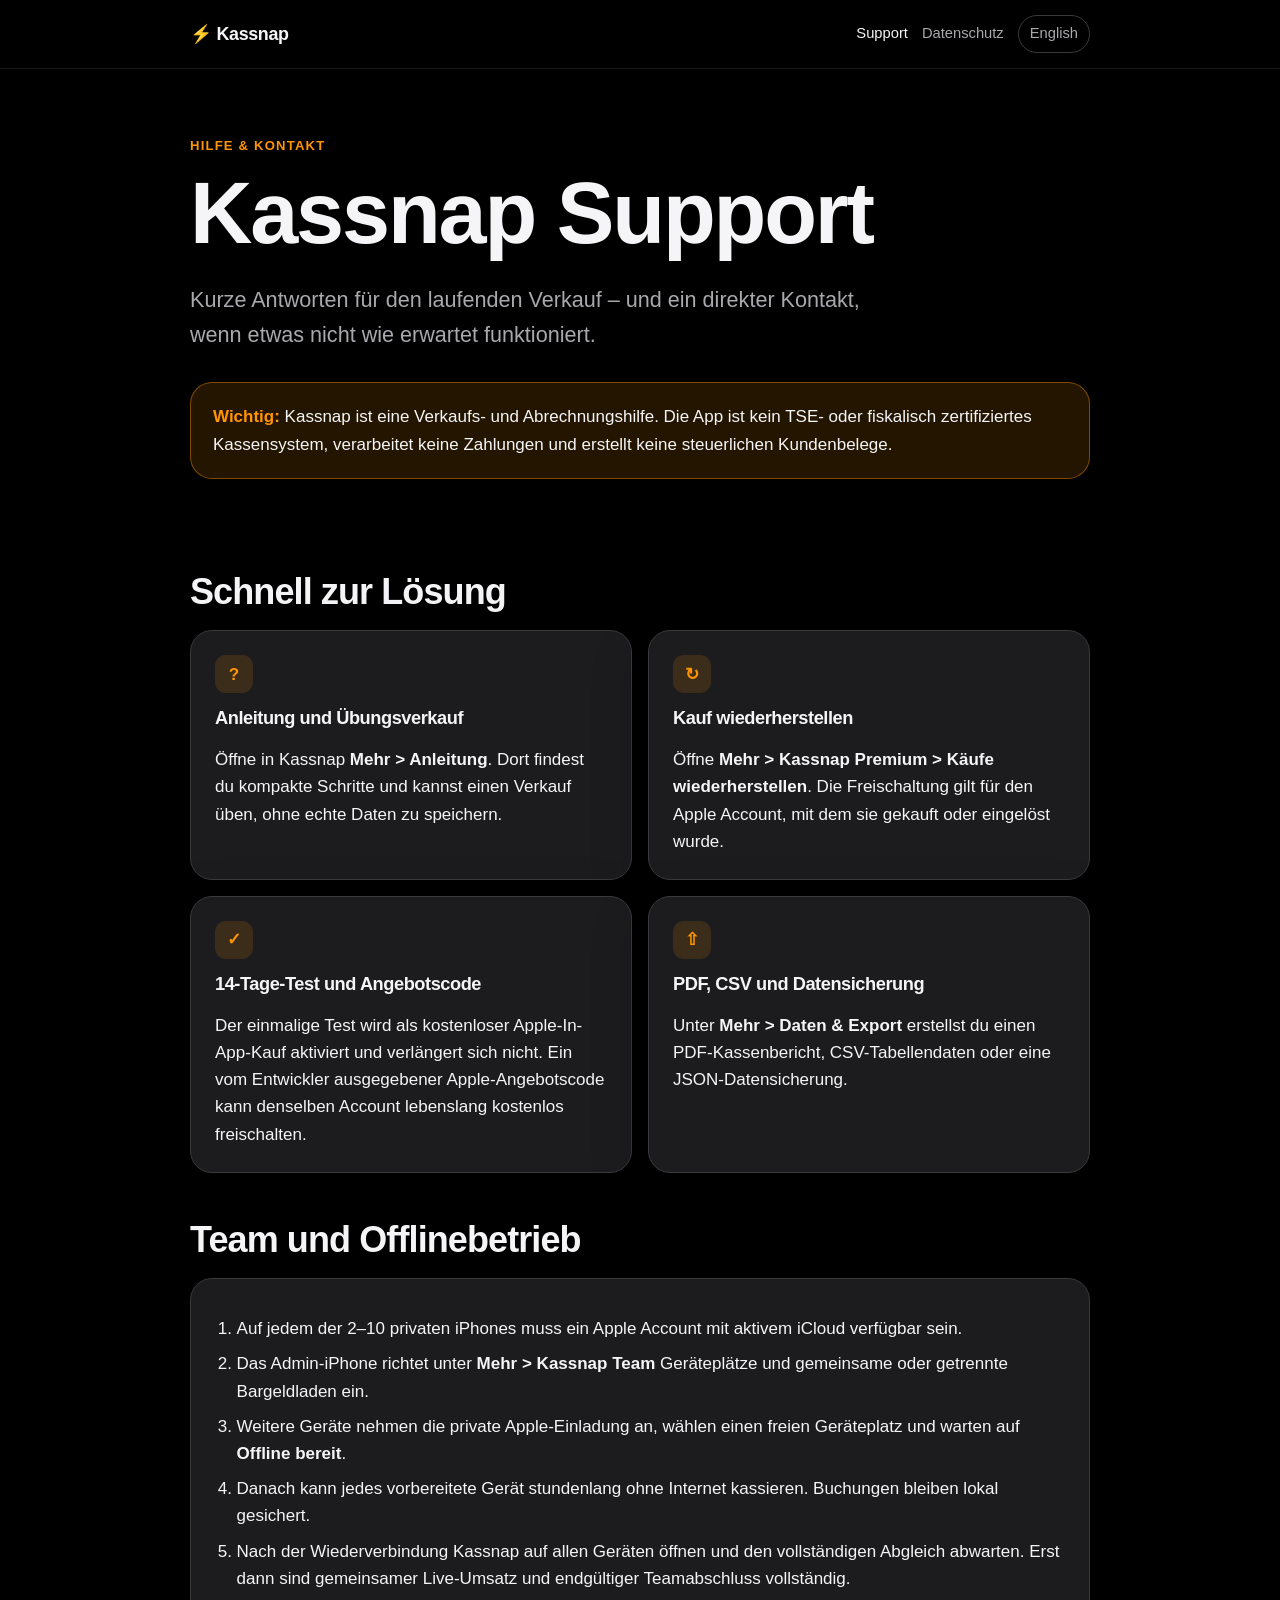
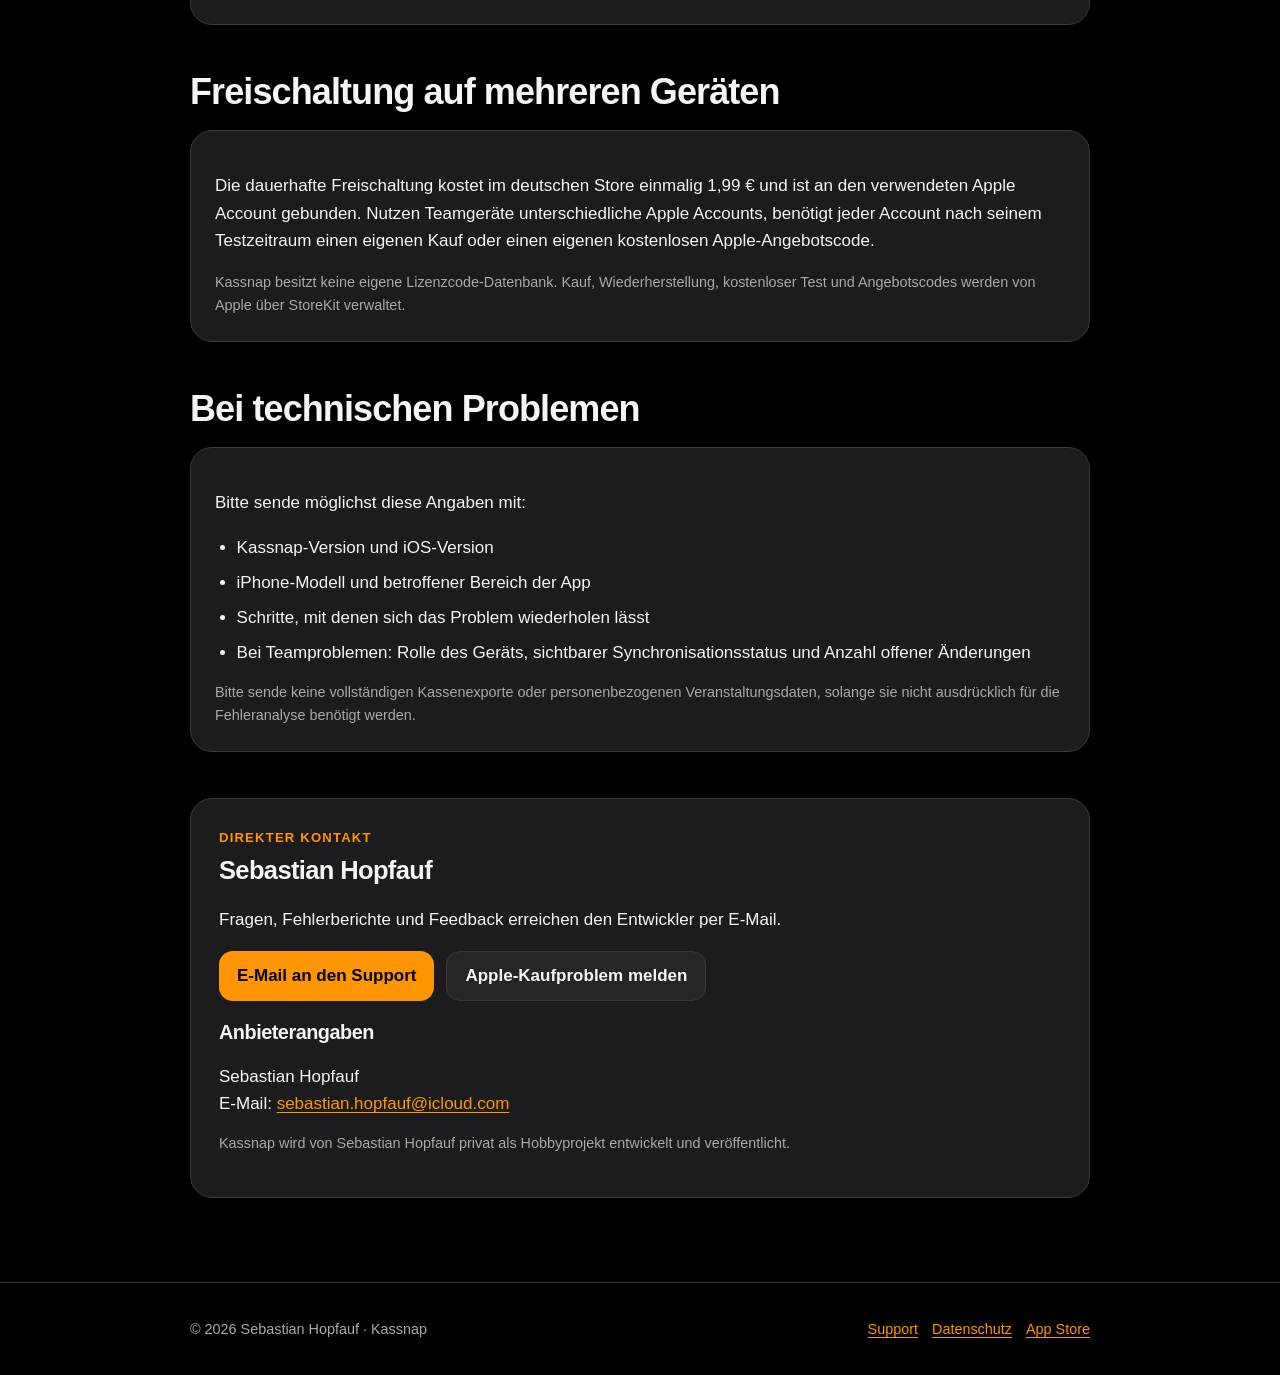
<file: support.html>
<!doctype html>
<html lang="de">
<head>
  <meta charset="utf-8">
  <meta name="viewport" content="width=device-width, initial-scale=1">
  <meta name="description" content="Hilfe, Kontakt und Antworten zu Kassnap, der Verkaufs- und Abrechnungshilfe für Veranstaltungen.">
  <meta name="theme-color" content="#000000">
  <title>Kassnap Support</title>
  <link rel="canonical" href="https://sebastianhopfauf.github.io/kassnap/support.html">
  <link rel="alternate" hreflang="en" href="https://sebastianhopfauf.github.io/kassnap/support-en.html">
  <link rel="stylesheet" href="style.css">
</head>
<body>
  <header class="site-header">
    <nav class="container nav" aria-label="Hauptnavigation">
      <a class="brand" href="https://sebastianhopfauf.github.io/kassnap/"><span class="brand-mark" aria-hidden="true">⚡</span>Kassnap</a>
      <div class="nav-links">
        <a href="support.html" aria-current="page">Support</a>
        <a href="datenschutz.html">Datenschutz</a>
        <a class="language-link" href="support-en.html" lang="en" hreflang="en">English</a>
      </div>
    </nav>
  </header>

  <main class="container">
    <section class="hero">
      <p class="eyebrow">Hilfe &amp; Kontakt</p>
      <h1>Kassnap Support</h1>
      <p class="lead">Kurze Antworten für den laufenden Verkauf – und ein direkter Kontakt, wenn etwas nicht wie erwartet funktioniert.</p>
      <div class="notice">
        <strong>Wichtig:</strong> Kassnap ist eine Verkaufs- und Abrechnungshilfe. Die App ist kein TSE- oder fiskalisch zertifiziertes Kassensystem, verarbeitet keine Zahlungen und erstellt keine steuerlichen Kundenbelege.
      </div>
    </section>

    <section class="section" aria-labelledby="quick-help">
      <h2 id="quick-help" class="section-heading">Schnell zur Lösung</h2>
      <div class="grid">
        <article class="card">
          <span class="icon" aria-hidden="true">?</span>
          <h3>Anleitung und Übungsverkauf</h3>
          <p>Öffne in Kassnap <strong>Mehr &gt; Anleitung</strong>. Dort findest du kompakte Schritte und kannst einen Verkauf üben, ohne echte Daten zu speichern.</p>
        </article>

        <article class="card">
          <span class="icon" aria-hidden="true">↻</span>
          <h3>Kauf wiederherstellen</h3>
          <p>Öffne <strong>Mehr &gt; Kassnap Premium &gt; Käufe wiederherstellen</strong>. Die Freischaltung gilt für den Apple Account, mit dem sie gekauft oder eingelöst wurde.</p>
        </article>

        <article class="card">
          <span class="icon" aria-hidden="true">✓</span>
          <h3>14-Tage-Test und Angebotscode</h3>
          <p>Der einmalige Test wird als kostenloser Apple-In-App-Kauf aktiviert und verlängert sich nicht. Ein vom Entwickler ausgegebener Apple-Angebotscode kann denselben Account lebenslang kostenlos freischalten.</p>
        </article>

        <article class="card">
          <span class="icon" aria-hidden="true">⇧</span>
          <h3>PDF, CSV und Datensicherung</h3>
          <p>Unter <strong>Mehr &gt; Daten &amp; Export</strong> erstellst du einen PDF-Kassenbericht, CSV-Tabellendaten oder eine JSON-Datensicherung.</p>
        </article>
      </div>
    </section>

    <section class="section" aria-labelledby="team-help">
      <h2 id="team-help" class="section-heading">Team und Offlinebetrieb</h2>
      <div class="card">
        <ol class="steps">
          <li>Auf jedem der 2–10 privaten iPhones muss ein Apple Account mit aktivem iCloud verfügbar sein.</li>
          <li>Das Admin-iPhone richtet unter <strong>Mehr &gt; Kassnap Team</strong> Geräteplätze und gemeinsame oder getrennte Bargeldladen ein.</li>
          <li>Weitere Geräte nehmen die private Apple-Einladung an, wählen einen freien Geräteplatz und warten auf <strong>Offline bereit</strong>.</li>
          <li>Danach kann jedes vorbereitete Gerät stundenlang ohne Internet kassieren. Buchungen bleiben lokal gesichert.</li>
          <li>Nach der Wiederverbindung Kassnap auf allen Geräten öffnen und den vollständigen Abgleich abwarten. Erst dann sind gemeinsamer Live-Umsatz und endgültiger Teamabschluss vollständig.</li>
        </ol>
      </div>
    </section>

    <section class="section" aria-labelledby="purchase-help">
      <h2 id="purchase-help" class="section-heading">Freischaltung auf mehreren Geräten</h2>
      <div class="card">
        <p>Die dauerhafte Freischaltung kostet im deutschen Store einmalig 1,99 € und ist an den verwendeten Apple Account gebunden. Nutzen Teamgeräte unterschiedliche Apple Accounts, benötigt jeder Account nach seinem Testzeitraum einen eigenen Kauf oder einen eigenen kostenlosen Apple-Angebotscode.</p>
        <p class="fine-print">Kassnap besitzt keine eigene Lizenzcode-Datenbank. Kauf, Wiederherstellung, kostenloser Test und Angebotscodes werden von Apple über StoreKit verwaltet.</p>
      </div>
    </section>

    <section class="section" aria-labelledby="troubleshooting">
      <h2 id="troubleshooting" class="section-heading">Bei technischen Problemen</h2>
      <div class="card">
        <p>Bitte sende möglichst diese Angaben mit:</p>
        <ul class="plain-list">
          <li>Kassnap-Version und iOS-Version</li>
          <li>iPhone-Modell und betroffener Bereich der App</li>
          <li>Schritte, mit denen sich das Problem wiederholen lässt</li>
          <li>Bei Teamproblemen: Rolle des Geräts, sichtbarer Synchronisationsstatus und Anzahl offener Änderungen</li>
        </ul>
        <p class="fine-print">Bitte sende keine vollständigen Kassenexporte oder personenbezogenen Veranstaltungsdaten, solange sie nicht ausdrücklich für die Fehleranalyse benötigt werden.</p>
      </div>
    </section>

    <section class="section" aria-labelledby="contact">
      <div class="contact-card">
        <p class="eyebrow">Direkter Kontakt</p>
        <h2 id="contact">Sebastian Hopfauf</h2>
        <p>Fragen, Fehlerberichte und Feedback erreichen den Entwickler per E-Mail.</p>
        <div class="contact-actions">
          <a class="button" href="mailto:sebastian.hopfauf@icloud.com?subject=Kassnap%20Support">E-Mail an den Support</a>
          <a class="button secondary-button" href="https://reportaproblem.apple.com/">Apple-Kaufproblem melden</a>
        </div>
        <h3 id="anbieterangaben">Anbieterangaben</h3>
        <address class="provider-details">
          Sebastian Hopfauf<br>
          E-Mail: <a href="mailto:sebastian.hopfauf@icloud.com">sebastian.hopfauf@icloud.com</a>
        </address>
        <p class="fine-print">Kassnap wird von Sebastian Hopfauf privat als Hobbyprojekt entwickelt und veröffentlicht.</p>
      </div>
    </section>
  </main>

  <footer class="site-footer">
    <div class="container footer-inner">
      <span>© 2026 Sebastian Hopfauf · Kassnap</span>
      <div class="footer-links">
        <a href="support.html">Support</a>
        <a href="datenschutz.html">Datenschutz</a>
        <a href="https://apps.apple.com/de/app/kassnap/id6795122417">App Store</a>
      </div>
    </div>
  </footer>
</body>
</html>
</file>
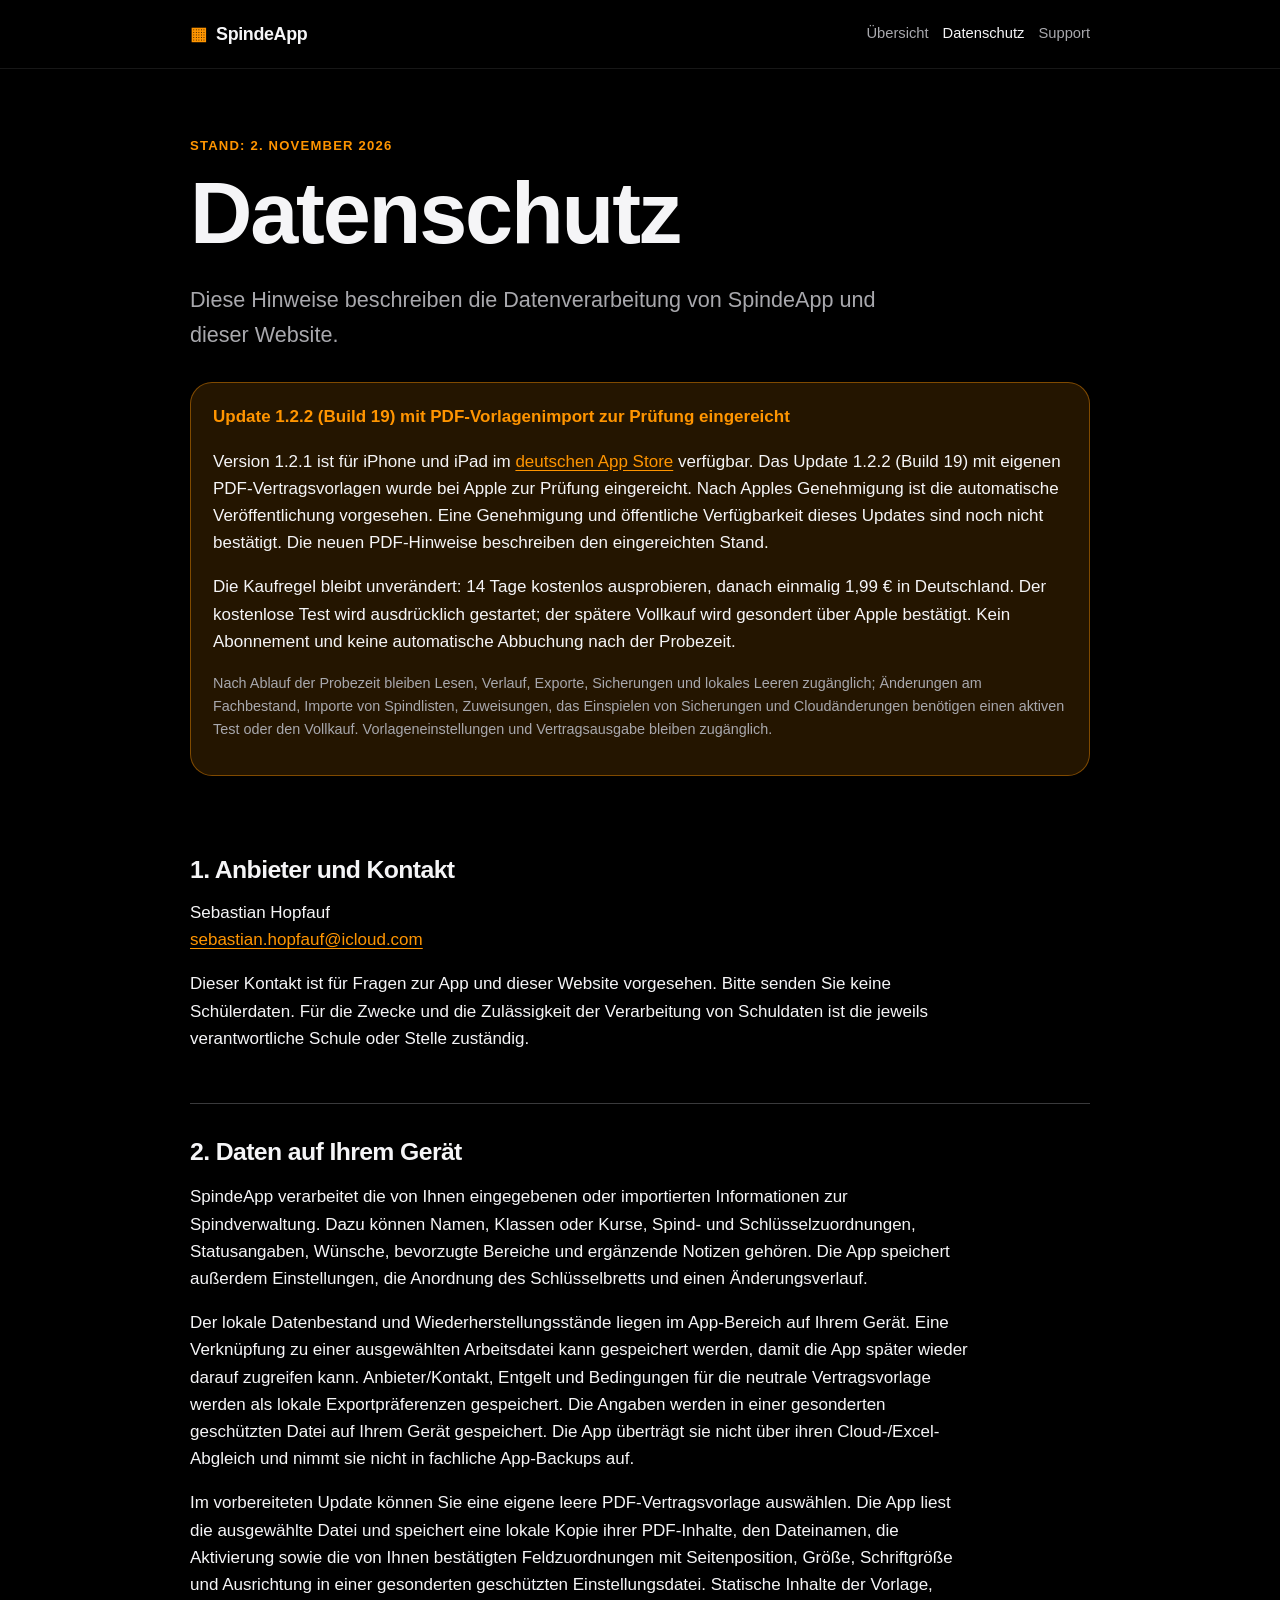
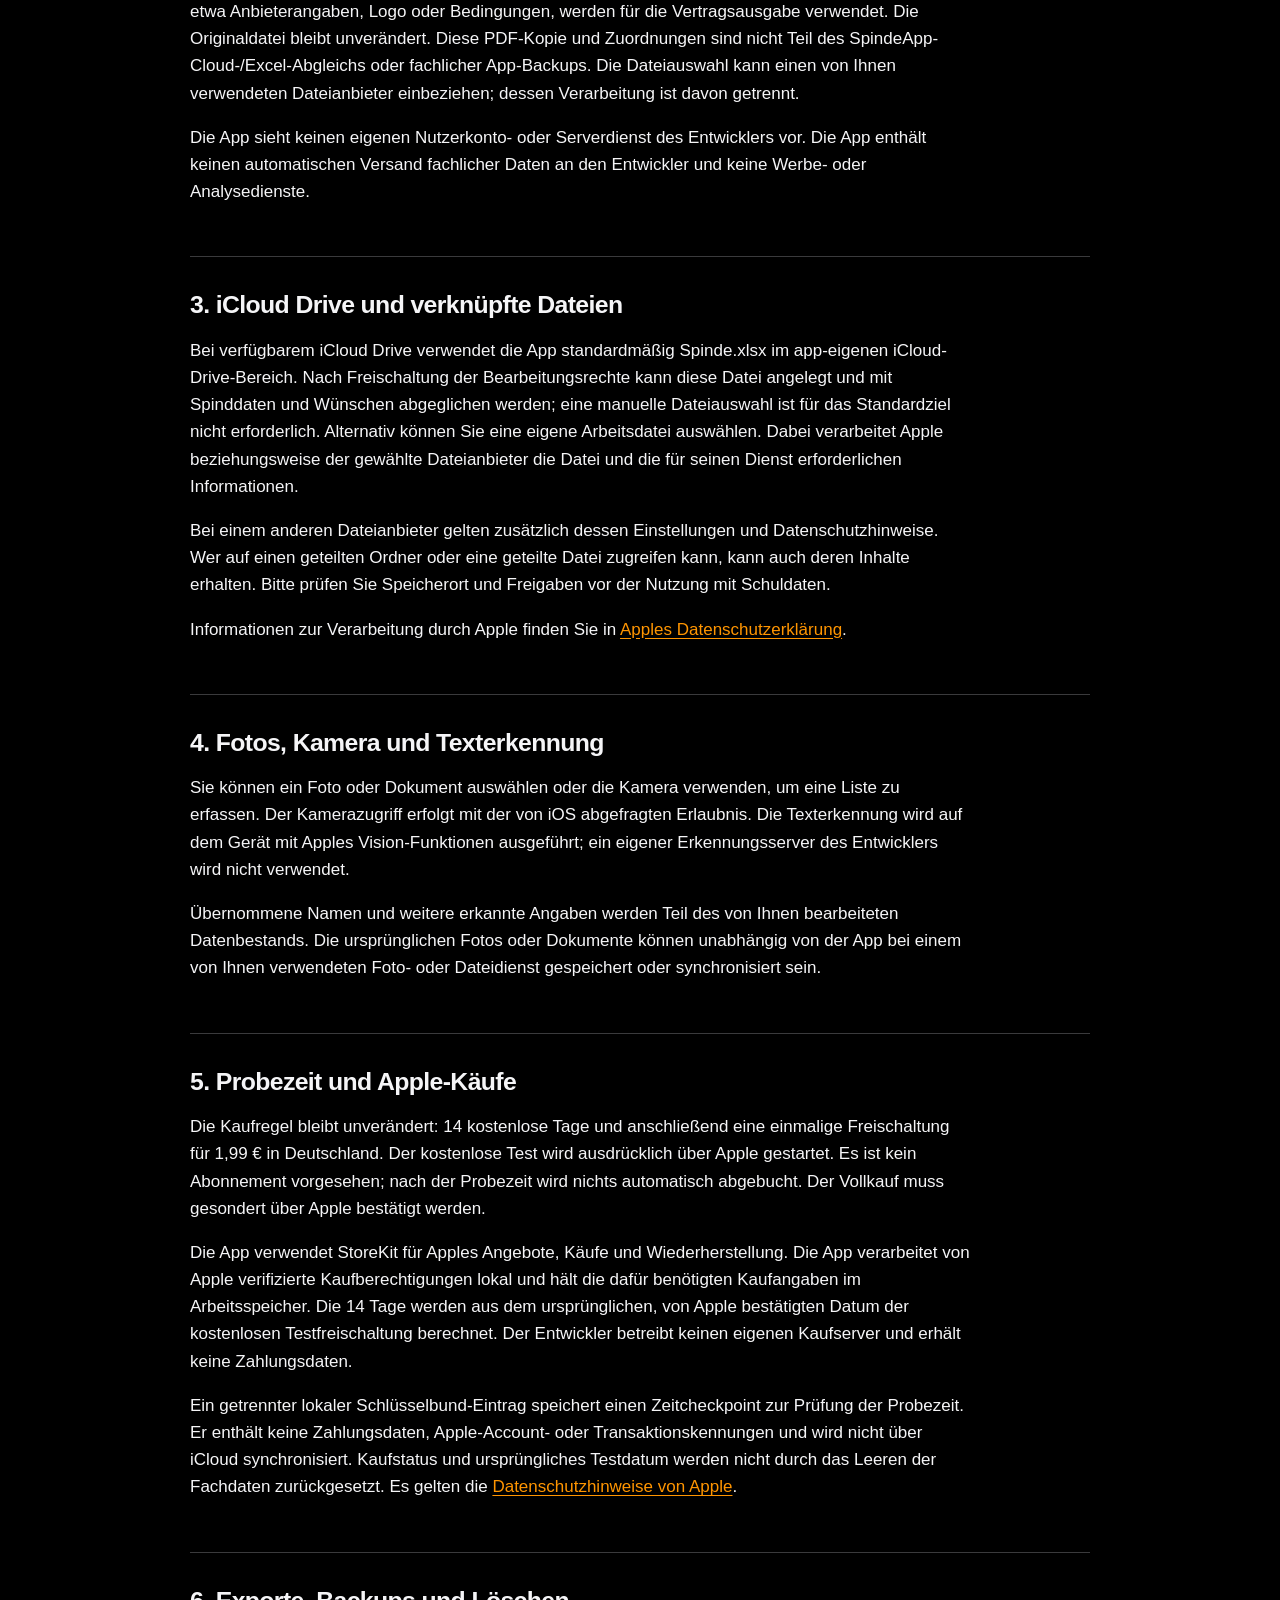
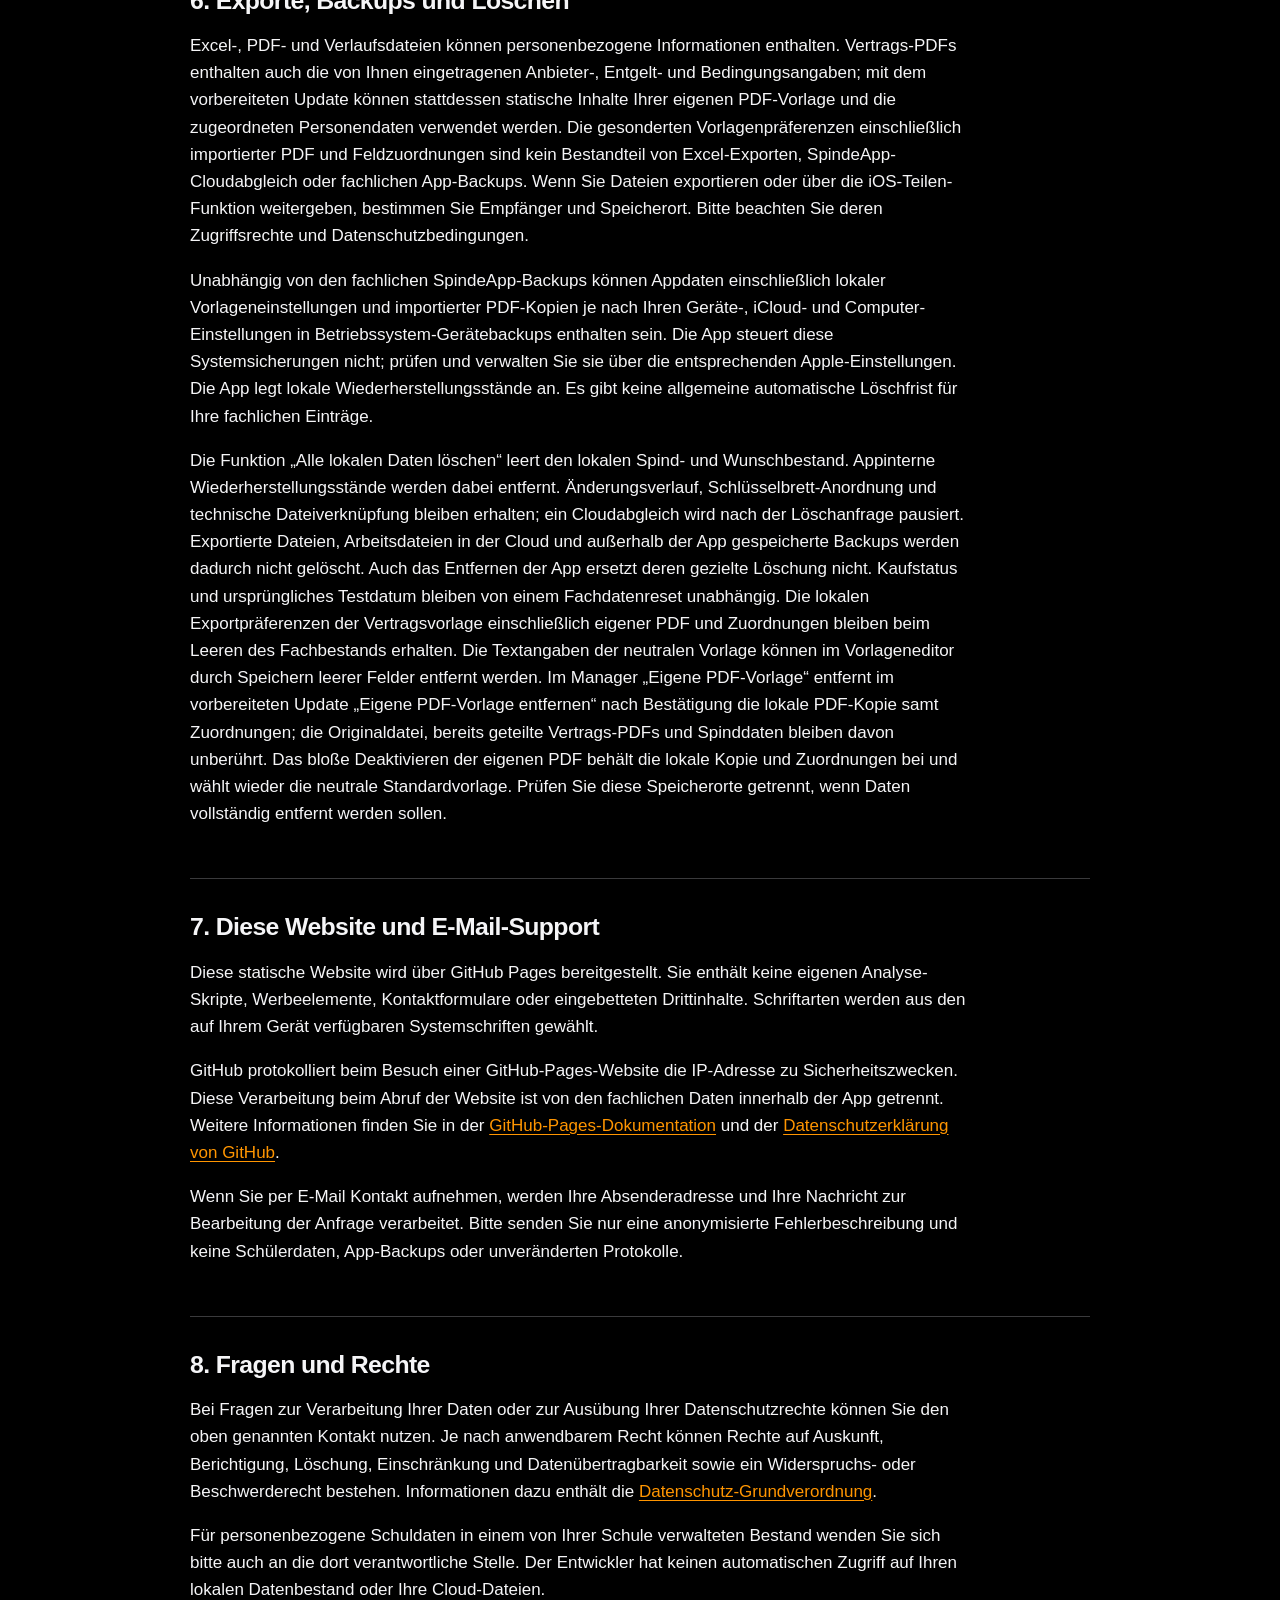
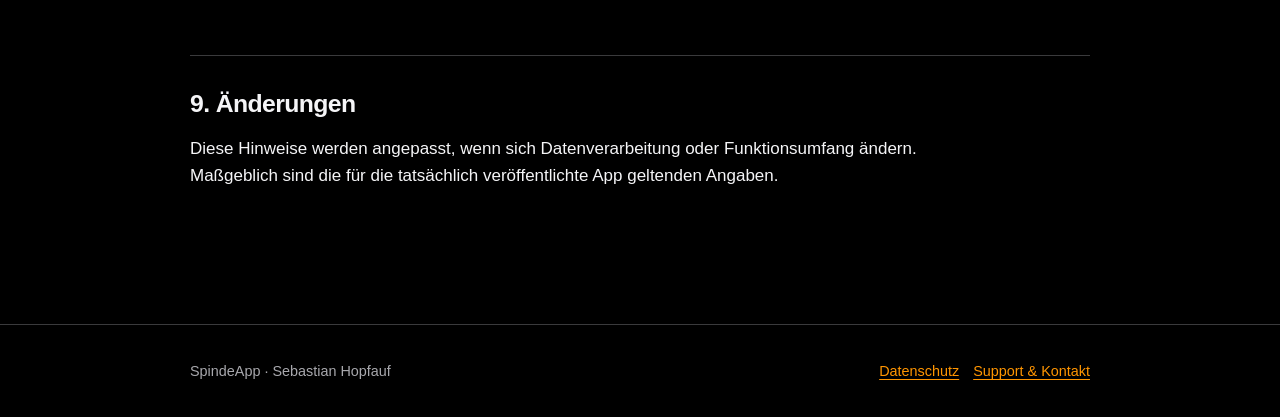
<file: spindeapp/datenschutz.html>
<!doctype html>
<html lang="de">
<head>
  <meta charset="utf-8">
  <meta name="viewport" content="width=device-width, initial-scale=1">
  <meta name="description" content="Datenschutz bei SpindeApp: lokale Schuldaten, iCloud-/Dateinutzung, Fotos und Texterkennung, Kaufsteuerung, eigene PDF-Vertragsvorlagen im eingereichten Update 1.2.2, Support und GitHub-Pages-Hosting.">
  <meta name="referrer" content="no-referrer">
  <meta http-equiv="Content-Security-Policy" content="default-src 'none'; style-src 'self'; base-uri 'none'; form-action 'none'; object-src 'none'; frame-src 'none'">
  <title>Datenschutz – SpindeApp</title>
  <link rel="stylesheet" href="../style.css">
</head>
<body>
  <header class="site-header">
    <nav class="container nav" aria-label="Hauptnavigation">
      <a class="brand" href="./"><span class="brand-mark" aria-hidden="true">▦</span> SpindeApp</a>
      <div class="nav-links">
        <a href="./">Übersicht</a>
        <a href="datenschutz.html" aria-current="page">Datenschutz</a>
        <a href="support.html">Support</a>
      </div>
    </nav>
  </header>
  <main id="inhalt" class="container">
    <section class="hero" aria-labelledby="titel">
      <p class="eyebrow">Stand: 2. November 2026</p>
      <h1 id="titel">Datenschutz</h1>
      <p class="lead">Diese Hinweise beschreiben die Datenverarbeitung von SpindeApp und dieser Website.</p>
      <div class="notice">
        <strong>Update 1.2.2 (Build 19) mit PDF-Vorlagenimport zur Prüfung eingereicht</strong>
        <p>Version 1.2.1 ist für iPhone und iPad im <a href="https://apps.apple.com/de/app/spindeapp/id6815979279">deutschen App Store</a> verfügbar. Das Update 1.2.2 (Build 19) mit eigenen PDF-Vertragsvorlagen wurde bei Apple zur Prüfung eingereicht. Nach Apples Genehmigung ist die automatische Veröffentlichung vorgesehen. Eine Genehmigung und öffentliche Verfügbarkeit dieses Updates sind noch nicht bestätigt. Die neuen PDF-Hinweise beschreiben den eingereichten Stand.</p>
        <p>Die Kaufregel bleibt unverändert: 14 Tage kostenlos ausprobieren, danach einmalig 1,99&nbsp;€ in Deutschland. Der kostenlose Test wird ausdrücklich gestartet; der spätere Vollkauf wird gesondert über Apple bestätigt. Kein Abonnement und keine automatische Abbuchung nach der Probezeit.</p>
        <p class="fine-print">Nach Ablauf der Probezeit bleiben Lesen, Verlauf, Exporte, Sicherungen und lokales Leeren zugänglich; Änderungen am Fachbestand, Importe von Spindlisten, Zuweisungen, das Einspielen von Sicherungen und Cloudänderungen benötigen einen aktiven Test oder den Vollkauf. Vorlageneinstellungen und Vertragsausgabe bleiben zugänglich.</p>
      </div>
    </section>
    <section class="privacy-section" aria-labelledby="anbieter">
      <h2 id="anbieter">1. Anbieter und Kontakt</h2>
      <address class="provider-details">
        Sebastian Hopfauf<br>
        <a href="mailto:sebastian.hopfauf@icloud.com?subject=SpindeApp%20Datenschutz">sebastian.hopfauf@icloud.com</a>
      </address>
      <p>Dieser Kontakt ist für Fragen zur App und dieser Website vorgesehen. Bitte senden Sie keine Schülerdaten. Für die Zwecke und die Zulässigkeit der Verarbeitung von Schuldaten ist die jeweils verantwortliche Schule oder Stelle zuständig.</p>
    </section>
    <section class="privacy-section" aria-labelledby="lokal">
      <h2 id="lokal">2. Daten auf Ihrem Gerät</h2>
      <p>SpindeApp verarbeitet die von Ihnen eingegebenen oder importierten Informationen zur Spindverwaltung. Dazu können Namen, Klassen oder Kurse, Spind- und Schlüsselzuordnungen, Statusangaben, Wünsche, bevorzugte Bereiche und ergänzende Notizen gehören. Die App speichert außerdem Einstellungen, die Anordnung des Schlüsselbretts und einen Änderungsverlauf.</p>
      <p>Der lokale Datenbestand und Wiederherstellungsstände liegen im App-Bereich auf Ihrem Gerät. Eine Verknüpfung zu einer ausgewählten Arbeitsdatei kann gespeichert werden, damit die App später wieder darauf zugreifen kann. Anbieter/Kontakt, Entgelt und Bedingungen für die neutrale Vertragsvorlage werden als lokale Exportpräferenzen gespeichert. Die Angaben werden in einer gesonderten geschützten Datei auf Ihrem Gerät gespeichert. Die App überträgt sie nicht über ihren Cloud-/Excel-Abgleich und nimmt sie nicht in fachliche App-Backups auf.</p>
      <p>Im vorbereiteten Update können Sie eine eigene leere PDF-Vertragsvorlage auswählen. Die App liest die ausgewählte Datei und speichert eine lokale Kopie ihrer PDF-Inhalte, den Dateinamen, die Aktivierung sowie die von Ihnen bestätigten Feldzuordnungen mit Seitenposition, Größe, Schriftgröße und Ausrichtung in einer gesonderten geschützten Einstellungsdatei. Statische Inhalte der Vorlage, etwa Anbieterangaben, Logo oder Bedingungen, werden für die Vertragsausgabe verwendet. Die Originaldatei bleibt unverändert. Diese PDF-Kopie und Zuordnungen sind nicht Teil des SpindeApp-Cloud-/Excel-Abgleichs oder fachlicher App-Backups. Die Dateiauswahl kann einen von Ihnen verwendeten Dateianbieter einbeziehen; dessen Verarbeitung ist davon getrennt.</p>
      <p>Die App sieht keinen eigenen Nutzerkonto- oder Serverdienst des Entwicklers vor. Die App enthält keinen automatischen Versand fachlicher Daten an den Entwickler und keine Werbe- oder Analysedienste.</p>
    </section>
    <section class="privacy-section" aria-labelledby="cloud">
      <h2 id="cloud">3. iCloud Drive und verknüpfte Dateien</h2>
      <p>Bei verfügbarem iCloud Drive verwendet die App standardmäßig Spinde.xlsx im app-eigenen iCloud-Drive-Bereich. Nach Freischaltung der Bearbeitungsrechte kann diese Datei angelegt und mit Spinddaten und Wünschen abgeglichen werden; eine manuelle Dateiauswahl ist für das Standardziel nicht erforderlich. Alternativ können Sie eine eigene Arbeitsdatei auswählen. Dabei verarbeitet Apple beziehungsweise der gewählte Dateianbieter die Datei und die für seinen Dienst erforderlichen Informationen.</p>
      <p>Bei einem anderen Dateianbieter gelten zusätzlich dessen Einstellungen und Datenschutzhinweise. Wer auf einen geteilten Ordner oder eine geteilte Datei zugreifen kann, kann auch deren Inhalte erhalten. Bitte prüfen Sie Speicherort und Freigaben vor der Nutzung mit Schuldaten.</p>
      <p>Informationen zur Verarbeitung durch Apple finden Sie in <a href="https://www.apple.com/legal/privacy/de-ww/">Apples Datenschutzerklärung</a>.</p>
    </section>
    <section class="privacy-section" aria-labelledby="bilder">
      <h2 id="bilder">4. Fotos, Kamera und Texterkennung</h2>
      <p>Sie können ein Foto oder Dokument auswählen oder die Kamera verwenden, um eine Liste zu erfassen. Der Kamerazugriff erfolgt mit der von iOS abgefragten Erlaubnis. Die Texterkennung wird auf dem Gerät mit Apples Vision-Funktionen ausgeführt; ein eigener Erkennungsserver des Entwicklers wird nicht verwendet.</p>
      <p>Übernommene Namen und weitere erkannte Angaben werden Teil des von Ihnen bearbeiteten Datenbestands. Die ursprünglichen Fotos oder Dokumente können unabhängig von der App bei einem von Ihnen verwendeten Foto- oder Dateidienst gespeichert oder synchronisiert sein.</p>
    </section>
    <section class="privacy-section" aria-labelledby="kauf">
      <h2 id="kauf">5. Probezeit und Apple-Käufe</h2>
      <p>Die Kaufregel bleibt unverändert: 14 kostenlose Tage und anschließend eine einmalige Freischaltung für 1,99&nbsp;€ in Deutschland. Der kostenlose Test wird ausdrücklich über Apple gestartet. Es ist kein Abonnement vorgesehen; nach der Probezeit wird nichts automatisch abgebucht. Der Vollkauf muss gesondert über Apple bestätigt werden.</p>
      <p>Die App verwendet StoreKit für Apples Angebote, Käufe und Wiederherstellung. Die App verarbeitet von Apple verifizierte Kaufberechtigungen lokal und hält die dafür benötigten Kaufangaben im Arbeitsspeicher. Die 14 Tage werden aus dem ursprünglichen, von Apple bestätigten Datum der kostenlosen Testfreischaltung berechnet. Der Entwickler betreibt keinen eigenen Kaufserver und erhält keine Zahlungsdaten.</p>
      <p>Ein getrennter lokaler Schlüsselbund-Eintrag speichert einen Zeitcheckpoint zur Prüfung der Probezeit. Er enthält keine Zahlungsdaten, Apple-Account- oder Transaktionskennungen und wird nicht über iCloud synchronisiert. Kaufstatus und ursprüngliches Testdatum werden nicht durch das Leeren der Fachdaten zurückgesetzt. Es gelten die <a href="https://www.apple.com/legal/privacy/de-ww/">Datenschutzhinweise von Apple</a>.</p>
    </section>
    <section class="privacy-section" aria-labelledby="export">
      <h2 id="export">6. Exporte, Backups und Löschen</h2>
      <p>Excel-, PDF- und Verlaufsdateien können personenbezogene Informationen enthalten. Vertrags-PDFs enthalten auch die von Ihnen eingetragenen Anbieter-, Entgelt- und Bedingungsangaben; mit dem vorbereiteten Update können stattdessen statische Inhalte Ihrer eigenen PDF-Vorlage und die zugeordneten Personendaten verwendet werden. Die gesonderten Vorlagenpräferenzen einschließlich importierter PDF und Feldzuordnungen sind kein Bestandteil von Excel-Exporten, SpindeApp-Cloudabgleich oder fachlichen App-Backups. Wenn Sie Dateien exportieren oder über die iOS-Teilen-Funktion weitergeben, bestimmen Sie Empfänger und Speicherort. Bitte beachten Sie deren Zugriffsrechte und Datenschutzbedingungen.</p>
      <p>Unabhängig von den fachlichen SpindeApp-Backups können Appdaten einschließlich lokaler Vorlageneinstellungen und importierter PDF-Kopien je nach Ihren Geräte-, iCloud- und Computer-Einstellungen in Betriebssystem-Gerätebackups enthalten sein. Die App steuert diese Systemsicherungen nicht; prüfen und verwalten Sie sie über die entsprechenden Apple-Einstellungen. Die App legt lokale Wiederherstellungsstände an. Es gibt keine allgemeine automatische Löschfrist für Ihre fachlichen Einträge.</p>
      <p>Die Funktion „Alle lokalen Daten löschen“ leert den lokalen Spind- und Wunschbestand. Appinterne Wiederherstellungsstände werden dabei entfernt. Änderungsverlauf, Schlüsselbrett-Anordnung und technische Dateiverknüpfung bleiben erhalten; ein Cloudabgleich wird nach der Löschanfrage pausiert. Exportierte Dateien, Arbeitsdateien in der Cloud und außerhalb der App gespeicherte Backups werden dadurch nicht gelöscht. Auch das Entfernen der App ersetzt deren gezielte Löschung nicht. Kaufstatus und ursprüngliches Testdatum bleiben von einem Fachdatenreset unabhängig. Die lokalen Exportpräferenzen der Vertragsvorlage einschließlich eigener PDF und Zuordnungen bleiben beim Leeren des Fachbestands erhalten. Die Textangaben der neutralen Vorlage können im Vorlageneditor durch Speichern leerer Felder entfernt werden. Im Manager „Eigene PDF-Vorlage“ entfernt im vorbereiteten Update „Eigene PDF-Vorlage entfernen“ nach Bestätigung die lokale PDF-Kopie samt Zuordnungen; die Originaldatei, bereits geteilte Vertrags-PDFs und Spinddaten bleiben davon unberührt. Das bloße Deaktivieren der eigenen PDF behält die lokale Kopie und Zuordnungen bei und wählt wieder die neutrale Standardvorlage. Prüfen Sie diese Speicherorte getrennt, wenn Daten vollständig entfernt werden sollen.</p>
    </section>
    <section class="privacy-section" aria-labelledby="website">
      <h2 id="website">7. Diese Website und E-Mail-Support</h2>
      <p>Diese statische Website wird über GitHub Pages bereitgestellt. Sie enthält keine eigenen Analyse-Skripte, Werbeelemente, Kontaktformulare oder eingebetteten Drittinhalte. Schriftarten werden aus den auf Ihrem Gerät verfügbaren Systemschriften gewählt.</p>
      <p>GitHub protokolliert beim Besuch einer GitHub-Pages-Website die IP-Adresse zu Sicherheitszwecken. Diese Verarbeitung beim Abruf der Website ist von den fachlichen Daten innerhalb der App getrennt. Weitere Informationen finden Sie in der <a href="https://docs.github.com/en/pages/getting-started-with-github-pages/what-is-github-pages#data-collection">GitHub-Pages-Dokumentation</a> und der <a href="https://docs.github.com/en/site-policy/privacy-policies/github-general-privacy-statement">Datenschutzerklärung von GitHub</a>.</p>
      <p>Wenn Sie per E-Mail Kontakt aufnehmen, werden Ihre Absenderadresse und Ihre Nachricht zur Bearbeitung der Anfrage verarbeitet. Bitte senden Sie nur eine anonymisierte Fehlerbeschreibung und keine Schülerdaten, App-Backups oder unveränderten Protokolle.</p>
    </section>
    <section class="privacy-section" aria-labelledby="rechte">
      <h2 id="rechte">8. Fragen und Rechte</h2>
      <p>Bei Fragen zur Verarbeitung Ihrer Daten oder zur Ausübung Ihrer Datenschutzrechte können Sie den oben genannten Kontakt nutzen. Je nach anwendbarem Recht können Rechte auf Auskunft, Berichtigung, Löschung, Einschränkung und Datenübertragbarkeit sowie ein Widerspruchs- oder Beschwerderecht bestehen. Informationen dazu enthält die <a href="https://eur-lex.europa.eu/eli/reg/2016/679/oj?locale=de">Datenschutz-Grundverordnung</a>.</p>
      <p>Für personenbezogene Schuldaten in einem von Ihrer Schule verwalteten Bestand wenden Sie sich bitte auch an die dort verantwortliche Stelle. Der Entwickler hat keinen automatischen Zugriff auf Ihren lokalen Datenbestand oder Ihre Cloud-Dateien.</p>
    </section>
    <section class="privacy-section" aria-labelledby="aenderungen">
      <h2 id="aenderungen">9. Änderungen</h2>
      <p>Diese Hinweise werden angepasst, wenn sich Datenverarbeitung oder Funktionsumfang ändern. Maßgeblich sind die für die tatsächlich veröffentlichte App geltenden Angaben.</p>
    </section>
  </main>
  <footer class="site-footer">
    <div class="container footer-inner">
      <span>SpindeApp · Sebastian Hopfauf</span>
      <nav class="footer-links" aria-label="Weitere Informationen">
        <a href="datenschutz.html">Datenschutz</a>
        <a href="support.html">Support &amp; Kontakt</a>
      </nav>
    </div>
  </footer>
</body>
</html>
</file>
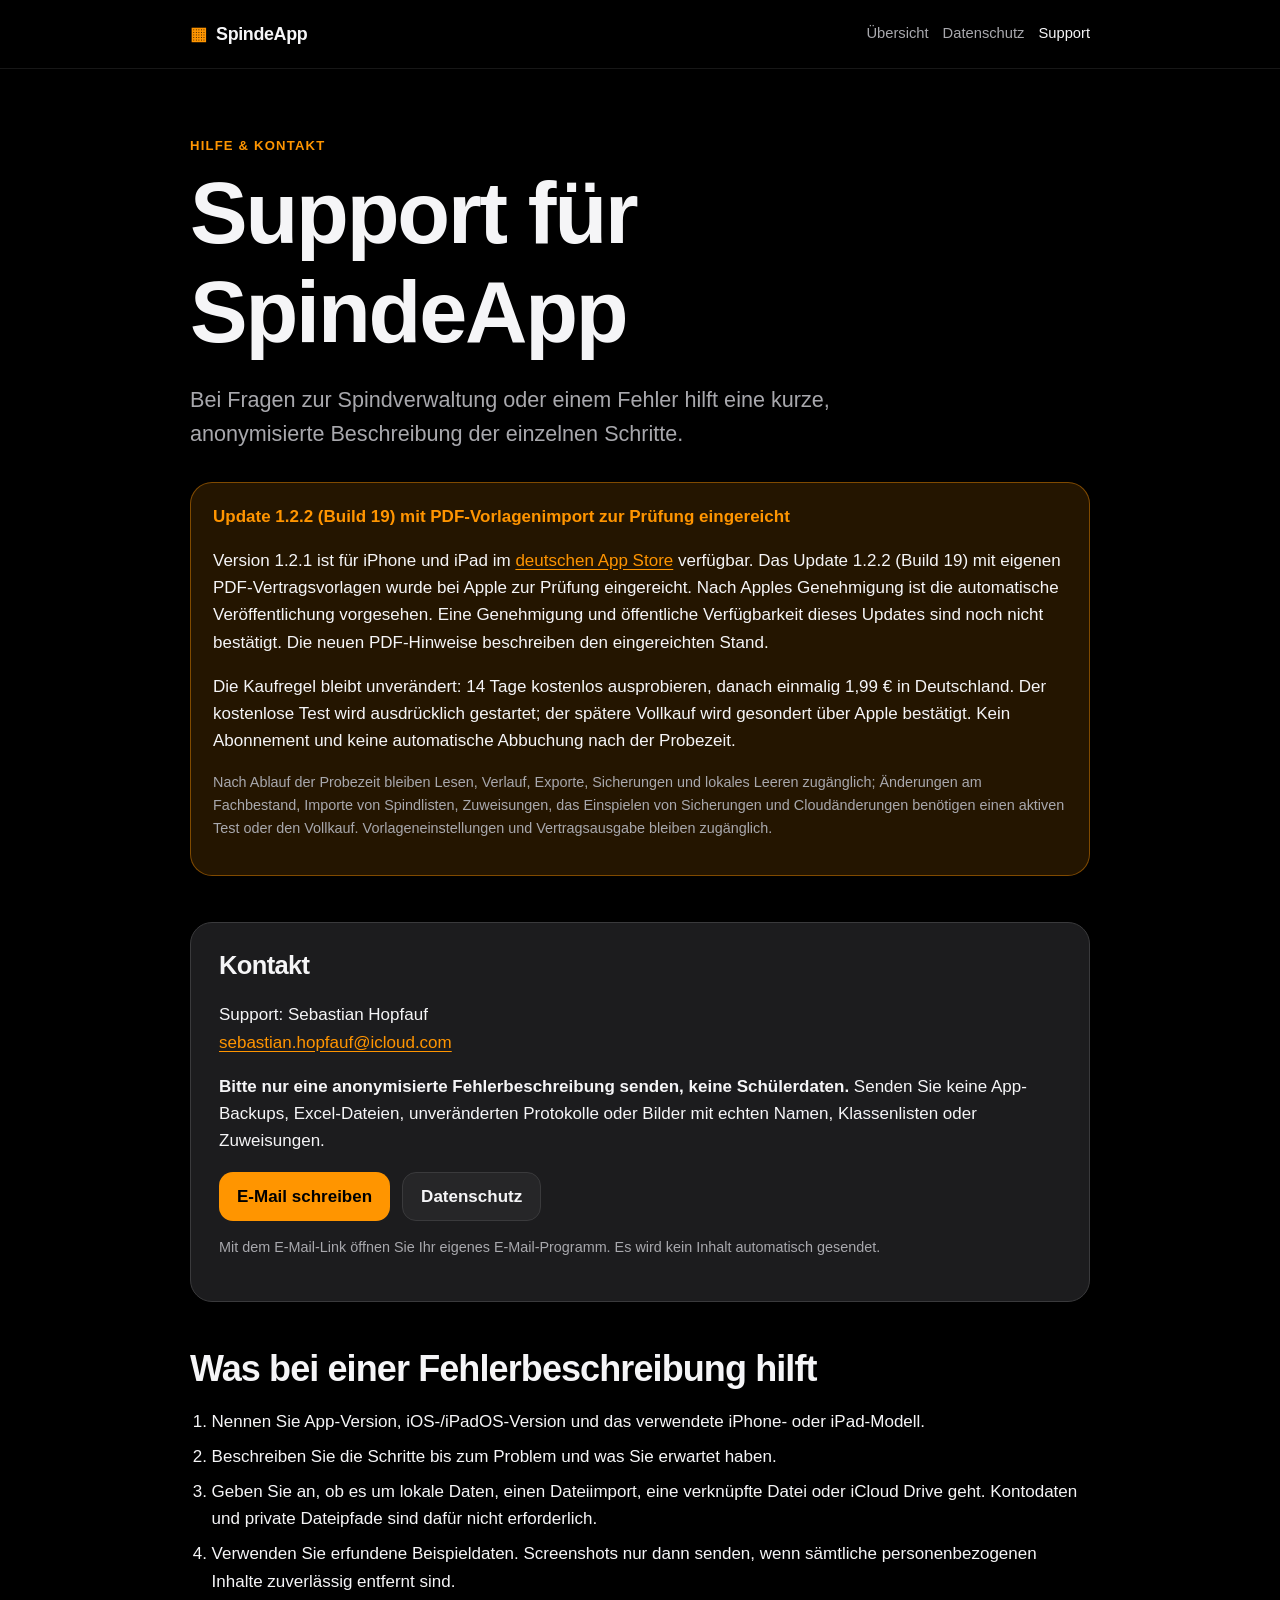
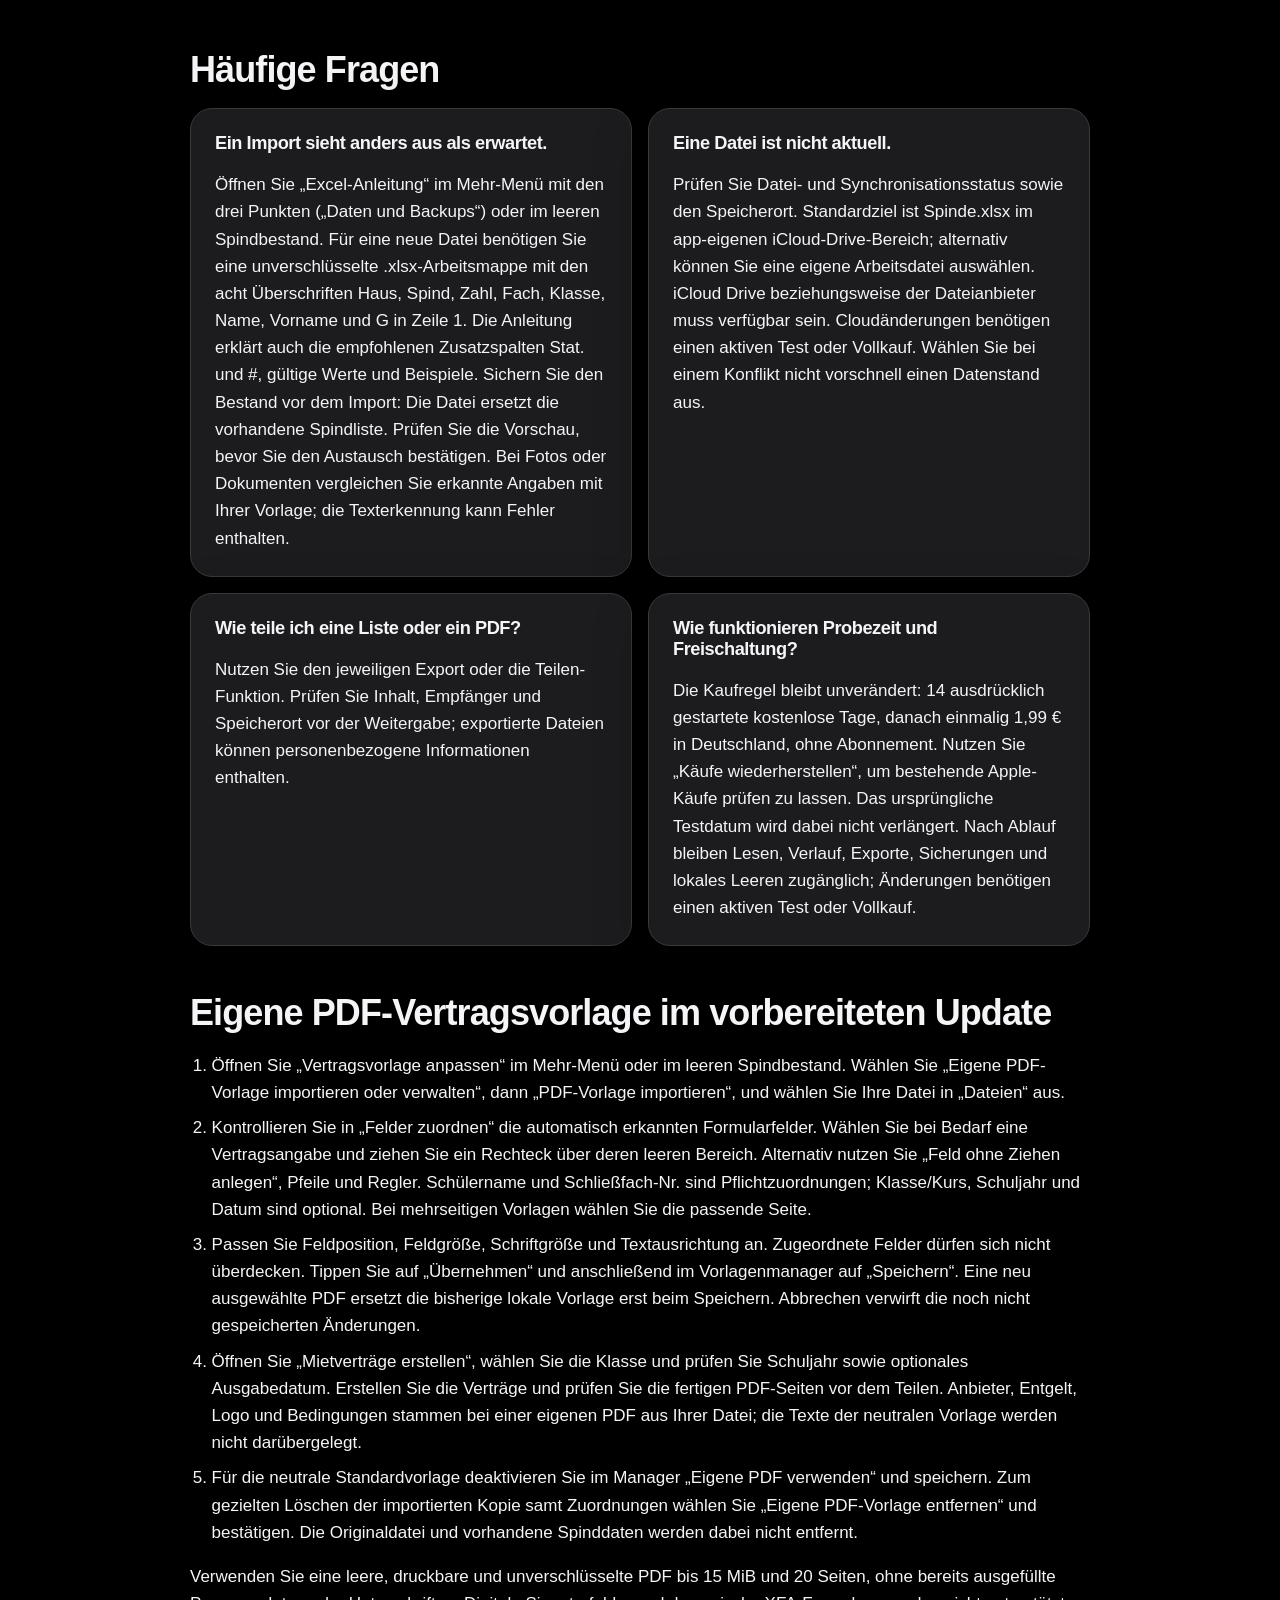
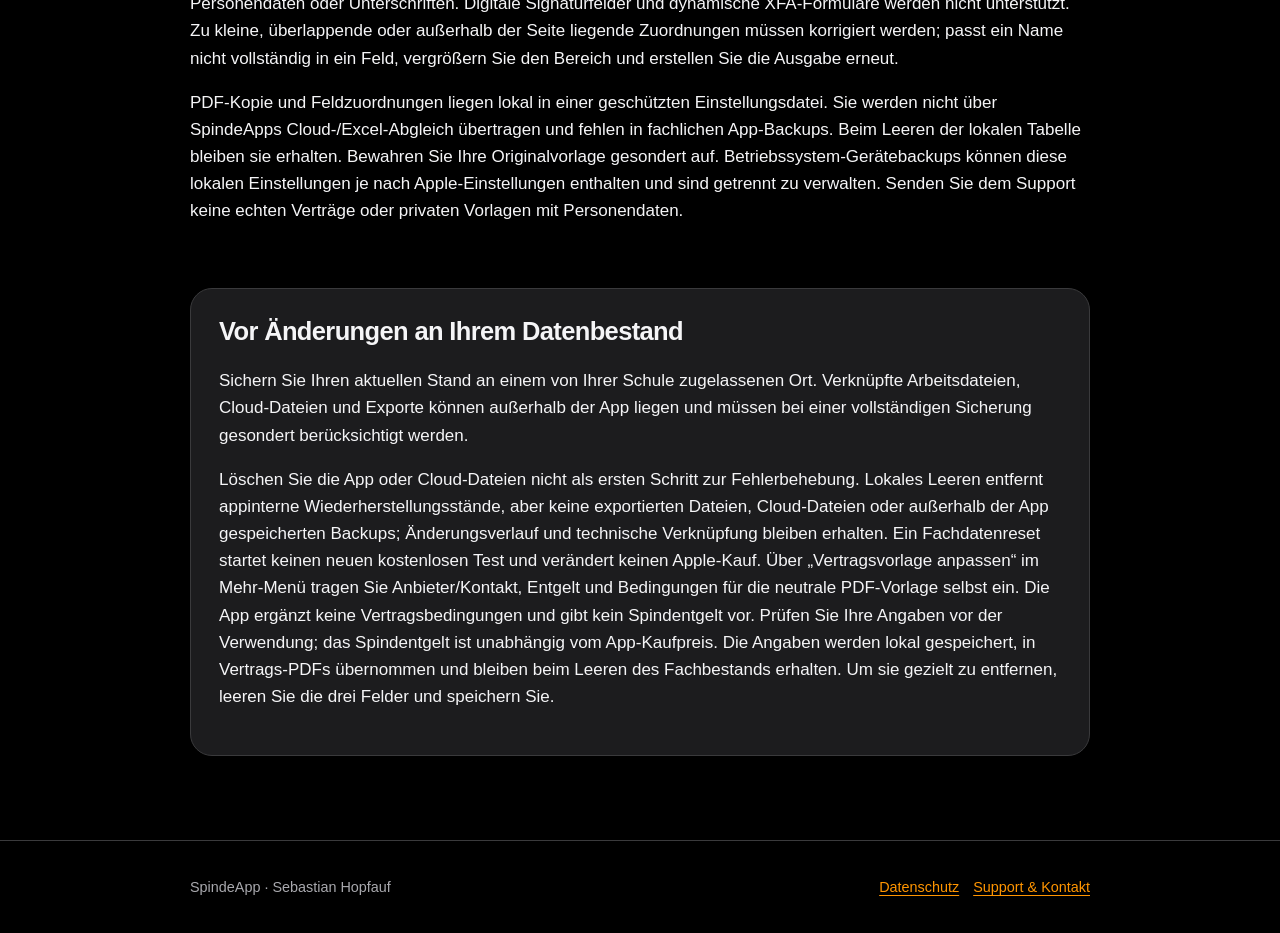
<file: spindeapp/support.html>
<!doctype html>
<html lang="de">
<head>
  <meta charset="utf-8">
  <meta name="viewport" content="width=device-width, initial-scale=1">
  <meta name="description" content="Hilfe und Kontakt zu SpindeApp: Spindlisten, Wünsche, Schlüsselbrett, Import, optionale iCloud-Dateien und PDFs. Bitte keine Schülerdaten senden.">
  <meta name="referrer" content="no-referrer">
  <meta http-equiv="Content-Security-Policy" content="default-src 'none'; style-src 'self'; base-uri 'none'; form-action 'none'; object-src 'none'; frame-src 'none'">
  <title>Support – SpindeApp</title>
  <link rel="stylesheet" href="../style.css">
</head>
<body>
  <header class="site-header">
    <nav class="container nav" aria-label="Hauptnavigation">
      <a class="brand" href="./"><span class="brand-mark" aria-hidden="true">▦</span> SpindeApp</a>
      <div class="nav-links">
        <a href="./">Übersicht</a>
        <a href="datenschutz.html">Datenschutz</a>
        <a href="support.html" aria-current="page">Support</a>
      </div>
    </nav>
  </header>
  <main id="inhalt" class="container">
    <section class="hero" aria-labelledby="titel">
      <p class="eyebrow">Hilfe &amp; Kontakt</p>
      <h1 id="titel">Support für SpindeApp</h1>
      <p class="lead">Bei Fragen zur Spindverwaltung oder einem Fehler hilft eine kurze, anonymisierte Beschreibung der einzelnen Schritte.</p>
      <div class="notice">
        <strong>Update 1.2.2 (Build 19) mit PDF-Vorlagenimport zur Prüfung eingereicht</strong>
        <p>Version 1.2.1 ist für iPhone und iPad im <a href="https://apps.apple.com/de/app/spindeapp/id6815979279">deutschen App Store</a> verfügbar. Das Update 1.2.2 (Build 19) mit eigenen PDF-Vertragsvorlagen wurde bei Apple zur Prüfung eingereicht. Nach Apples Genehmigung ist die automatische Veröffentlichung vorgesehen. Eine Genehmigung und öffentliche Verfügbarkeit dieses Updates sind noch nicht bestätigt. Die neuen PDF-Hinweise beschreiben den eingereichten Stand.</p>
        <p>Die Kaufregel bleibt unverändert: 14 Tage kostenlos ausprobieren, danach einmalig 1,99&nbsp;€ in Deutschland. Der kostenlose Test wird ausdrücklich gestartet; der spätere Vollkauf wird gesondert über Apple bestätigt. Kein Abonnement und keine automatische Abbuchung nach der Probezeit.</p>
        <p class="fine-print">Nach Ablauf der Probezeit bleiben Lesen, Verlauf, Exporte, Sicherungen und lokales Leeren zugänglich; Änderungen am Fachbestand, Importe von Spindlisten, Zuweisungen, das Einspielen von Sicherungen und Cloudänderungen benötigen einen aktiven Test oder den Vollkauf. Vorlageneinstellungen und Vertragsausgabe bleiben zugänglich.</p>
      </div>
    </section>
    <section class="contact-card" aria-labelledby="kontakt">
      <h2 id="kontakt">Kontakt</h2>
      <p>Support: Sebastian Hopfauf<br><a href="mailto:sebastian.hopfauf@icloud.com?subject=SpindeApp%20Support">sebastian.hopfauf@icloud.com</a></p>
      <p><strong>Bitte nur eine anonymisierte Fehlerbeschreibung senden, keine Schülerdaten.</strong> Senden Sie keine App-Backups, Excel-Dateien, unveränderten Protokolle oder Bilder mit echten Namen, Klassenlisten oder Zuweisungen.</p>
      <div class="contact-actions">
        <a class="button" href="mailto:sebastian.hopfauf@icloud.com?subject=SpindeApp%20Support">E-Mail schreiben</a>
        <a class="button secondary-button" href="datenschutz.html">Datenschutz</a>
      </div>
      <p class="fine-print">Mit dem E-Mail-Link öffnen Sie Ihr eigenes E-Mail-Programm. Es wird kein Inhalt automatisch gesendet.</p>
    </section>
    <section class="section" aria-labelledby="beschreibung">
      <h2 id="beschreibung">Was bei einer Fehlerbeschreibung hilft</h2>
      <ol class="steps">
        <li>Nennen Sie App-Version, iOS-/iPadOS-Version und das verwendete iPhone- oder iPad-Modell.</li>
        <li>Beschreiben Sie die Schritte bis zum Problem und was Sie erwartet haben.</li>
        <li>Geben Sie an, ob es um lokale Daten, einen Dateiimport, eine verknüpfte Datei oder iCloud Drive geht. Kontodaten und private Dateipfade sind dafür nicht erforderlich.</li>
        <li>Verwenden Sie erfundene Beispieldaten. Screenshots nur dann senden, wenn sämtliche personenbezogenen Inhalte zuverlässig entfernt sind.</li>
      </ol>
    </section>
    <section class="section" aria-labelledby="fragen">
      <h2 id="fragen">Häufige Fragen</h2>
      <div class="grid">
        <article class="card">
          <h3>Ein Import sieht anders aus als erwartet.</h3>
          <p>Öffnen Sie „Excel-Anleitung“ im Mehr-Menü mit den drei Punkten („Daten und Backups“) oder im leeren Spindbestand. Für eine neue Datei benötigen Sie eine unverschlüsselte .xlsx-Arbeitsmappe mit den acht Überschriften Haus, Spind, Zahl, Fach, Klasse, Name, Vorname und G in Zeile 1. Die Anleitung erklärt auch die empfohlenen Zusatzspalten Stat. und #, gültige Werte und Beispiele. Sichern Sie den Bestand vor dem Import: Die Datei ersetzt die vorhandene Spindliste. Prüfen Sie die Vorschau, bevor Sie den Austausch bestätigen. Bei Fotos oder Dokumenten vergleichen Sie erkannte Angaben mit Ihrer Vorlage; die Texterkennung kann Fehler enthalten.</p>
        </article>
        <article class="card">
          <h3>Eine Datei ist nicht aktuell.</h3>
          <p>Prüfen Sie Datei- und Synchronisationsstatus sowie den Speicherort. Standardziel ist Spinde.xlsx im app-eigenen iCloud-Drive-Bereich; alternativ können Sie eine eigene Arbeitsdatei auswählen. iCloud Drive beziehungsweise der Dateianbieter muss verfügbar sein. Cloudänderungen benötigen einen aktiven Test oder Vollkauf. Wählen Sie bei einem Konflikt nicht vorschnell einen Datenstand aus.</p>
        </article>
        <article class="card">
          <h3>Wie teile ich eine Liste oder ein PDF?</h3>
          <p>Nutzen Sie den jeweiligen Export oder die Teilen-Funktion. Prüfen Sie Inhalt, Empfänger und Speicherort vor der Weitergabe; exportierte Dateien können personenbezogene Informationen enthalten.</p>
        </article>
        <article class="card">
          <h3>Wie funktionieren Probezeit und Freischaltung?</h3>
          <p>Die Kaufregel bleibt unverändert: 14 ausdrücklich gestartete kostenlose Tage, danach einmalig 1,99&nbsp;€ in Deutschland, ohne Abonnement. Nutzen Sie „Käufe wiederherstellen“, um bestehende Apple-Käufe prüfen zu lassen. Das ursprüngliche Testdatum wird dabei nicht verlängert. Nach Ablauf bleiben Lesen, Verlauf, Exporte, Sicherungen und lokales Leeren zugänglich; Änderungen benötigen einen aktiven Test oder Vollkauf.</p>
        </article>
      </div>
    </section>
    <section class="section" aria-labelledby="pdf-vorlage">
      <h2 id="pdf-vorlage">Eigene PDF-Vertragsvorlage im vorbereiteten Update</h2>
      <ol class="steps">
        <li>Öffnen Sie „Vertragsvorlage anpassen“ im Mehr-Menü oder im leeren Spindbestand. Wählen Sie „Eigene PDF-Vorlage importieren oder verwalten“, dann „PDF-Vorlage importieren“, und wählen Sie Ihre Datei in „Dateien“ aus.</li>
        <li>Kontrollieren Sie in „Felder zuordnen“ die automatisch erkannten Formularfelder. Wählen Sie bei Bedarf eine Vertragsangabe und ziehen Sie ein Rechteck über deren leeren Bereich. Alternativ nutzen Sie „Feld ohne Ziehen anlegen“, Pfeile und Regler. Schülername und Schließfach-Nr. sind Pflichtzuordnungen; Klasse/Kurs, Schuljahr und Datum sind optional. Bei mehrseitigen Vorlagen wählen Sie die passende Seite.</li>
        <li>Passen Sie Feldposition, Feldgröße, Schriftgröße und Textausrichtung an. Zugeordnete Felder dürfen sich nicht überdecken. Tippen Sie auf „Übernehmen“ und anschließend im Vorlagenmanager auf „Speichern“. Eine neu ausgewählte PDF ersetzt die bisherige lokale Vorlage erst beim Speichern. Abbrechen verwirft die noch nicht gespeicherten Änderungen.</li>
        <li>Öffnen Sie „Mietverträge erstellen“, wählen Sie die Klasse und prüfen Sie Schuljahr sowie optionales Ausgabedatum. Erstellen Sie die Verträge und prüfen Sie die fertigen PDF-Seiten vor dem Teilen. Anbieter, Entgelt, Logo und Bedingungen stammen bei einer eigenen PDF aus Ihrer Datei; die Texte der neutralen Vorlage werden nicht darübergelegt.</li>
        <li>Für die neutrale Standardvorlage deaktivieren Sie im Manager „Eigene PDF verwenden“ und speichern. Zum gezielten Löschen der importierten Kopie samt Zuordnungen wählen Sie „Eigene PDF-Vorlage entfernen“ und bestätigen. Die Originaldatei und vorhandene Spinddaten werden dabei nicht entfernt.</li>
      </ol>
      <p>Verwenden Sie eine leere, druckbare und unverschlüsselte PDF bis 15 MiB und 20 Seiten, ohne bereits ausgefüllte Personendaten oder Unterschriften. Digitale Signaturfelder und dynamische XFA-Formulare werden nicht unterstützt. Zu kleine, überlappende oder außerhalb der Seite liegende Zuordnungen müssen korrigiert werden; passt ein Name nicht vollständig in ein Feld, vergrößern Sie den Bereich und erstellen Sie die Ausgabe erneut.</p>
      <p>PDF-Kopie und Feldzuordnungen liegen lokal in einer geschützten Einstellungsdatei. Sie werden nicht über SpindeApps Cloud-/Excel-Abgleich übertragen und fehlen in fachlichen App-Backups. Beim Leeren der lokalen Tabelle bleiben sie erhalten. Bewahren Sie Ihre Originalvorlage gesondert auf. Betriebssystem-Gerätebackups können diese lokalen Einstellungen je nach Apple-Einstellungen enthalten und sind getrennt zu verwalten. Senden Sie dem Support keine echten Verträge oder privaten Vorlagen mit Personendaten.</p>
    </section>
    <section class="section" aria-labelledby="sicherung">
      <div class="privacy-summary">
        <h2 id="sicherung">Vor Änderungen an Ihrem Datenbestand</h2>
        <p>Sichern Sie Ihren aktuellen Stand an einem von Ihrer Schule zugelassenen Ort. Verknüpfte Arbeitsdateien, Cloud-Dateien und Exporte können außerhalb der App liegen und müssen bei einer vollständigen Sicherung gesondert berücksichtigt werden.</p>
        <p>Löschen Sie die App oder Cloud-Dateien nicht als ersten Schritt zur Fehlerbehebung. Lokales Leeren entfernt appinterne Wiederherstellungsstände, aber keine exportierten Dateien, Cloud-Dateien oder außerhalb der App gespeicherten Backups; Änderungsverlauf und technische Verknüpfung bleiben erhalten. Ein Fachdatenreset startet keinen neuen kostenlosen Test und verändert keinen Apple-Kauf. Über „Vertragsvorlage anpassen“ im Mehr-Menü tragen Sie Anbieter/Kontakt, Entgelt und Bedingungen für die neutrale PDF-Vorlage selbst ein. Die App ergänzt keine Vertragsbedingungen und gibt kein Spindentgelt vor. Prüfen Sie Ihre Angaben vor der Verwendung; das Spindentgelt ist unabhängig vom App-Kaufpreis. Die Angaben werden lokal gespeichert, in Vertrags-PDFs übernommen und bleiben beim Leeren des Fachbestands erhalten. Um sie gezielt zu entfernen, leeren Sie die drei Felder und speichern Sie.</p>
      </div>
    </section>
  </main>
  <footer class="site-footer">
    <div class="container footer-inner">
      <span>SpindeApp · Sebastian Hopfauf</span>
      <nav class="footer-links" aria-label="Weitere Informationen">
        <a href="datenschutz.html">Datenschutz</a>
        <a href="support.html">Support &amp; Kontakt</a>
      </nav>
    </div>
  </footer>
</body>
</html>
</file>
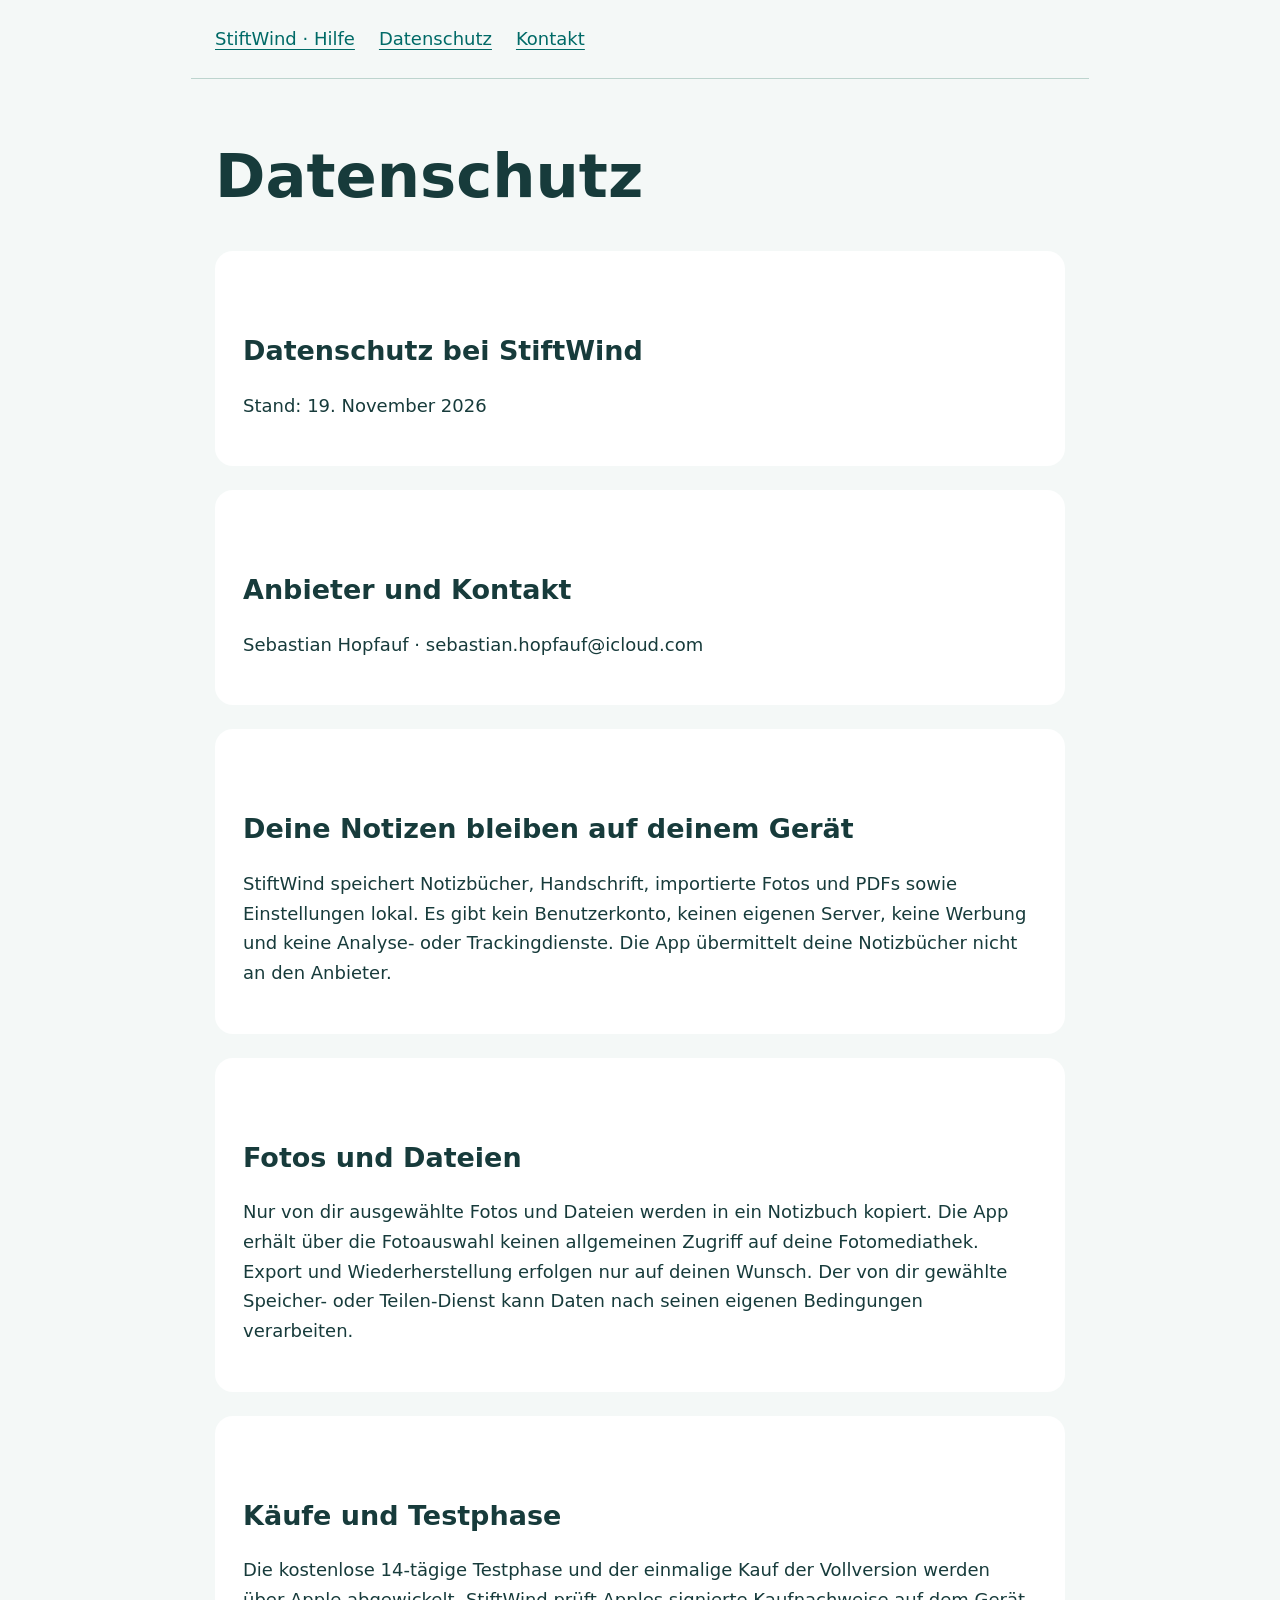
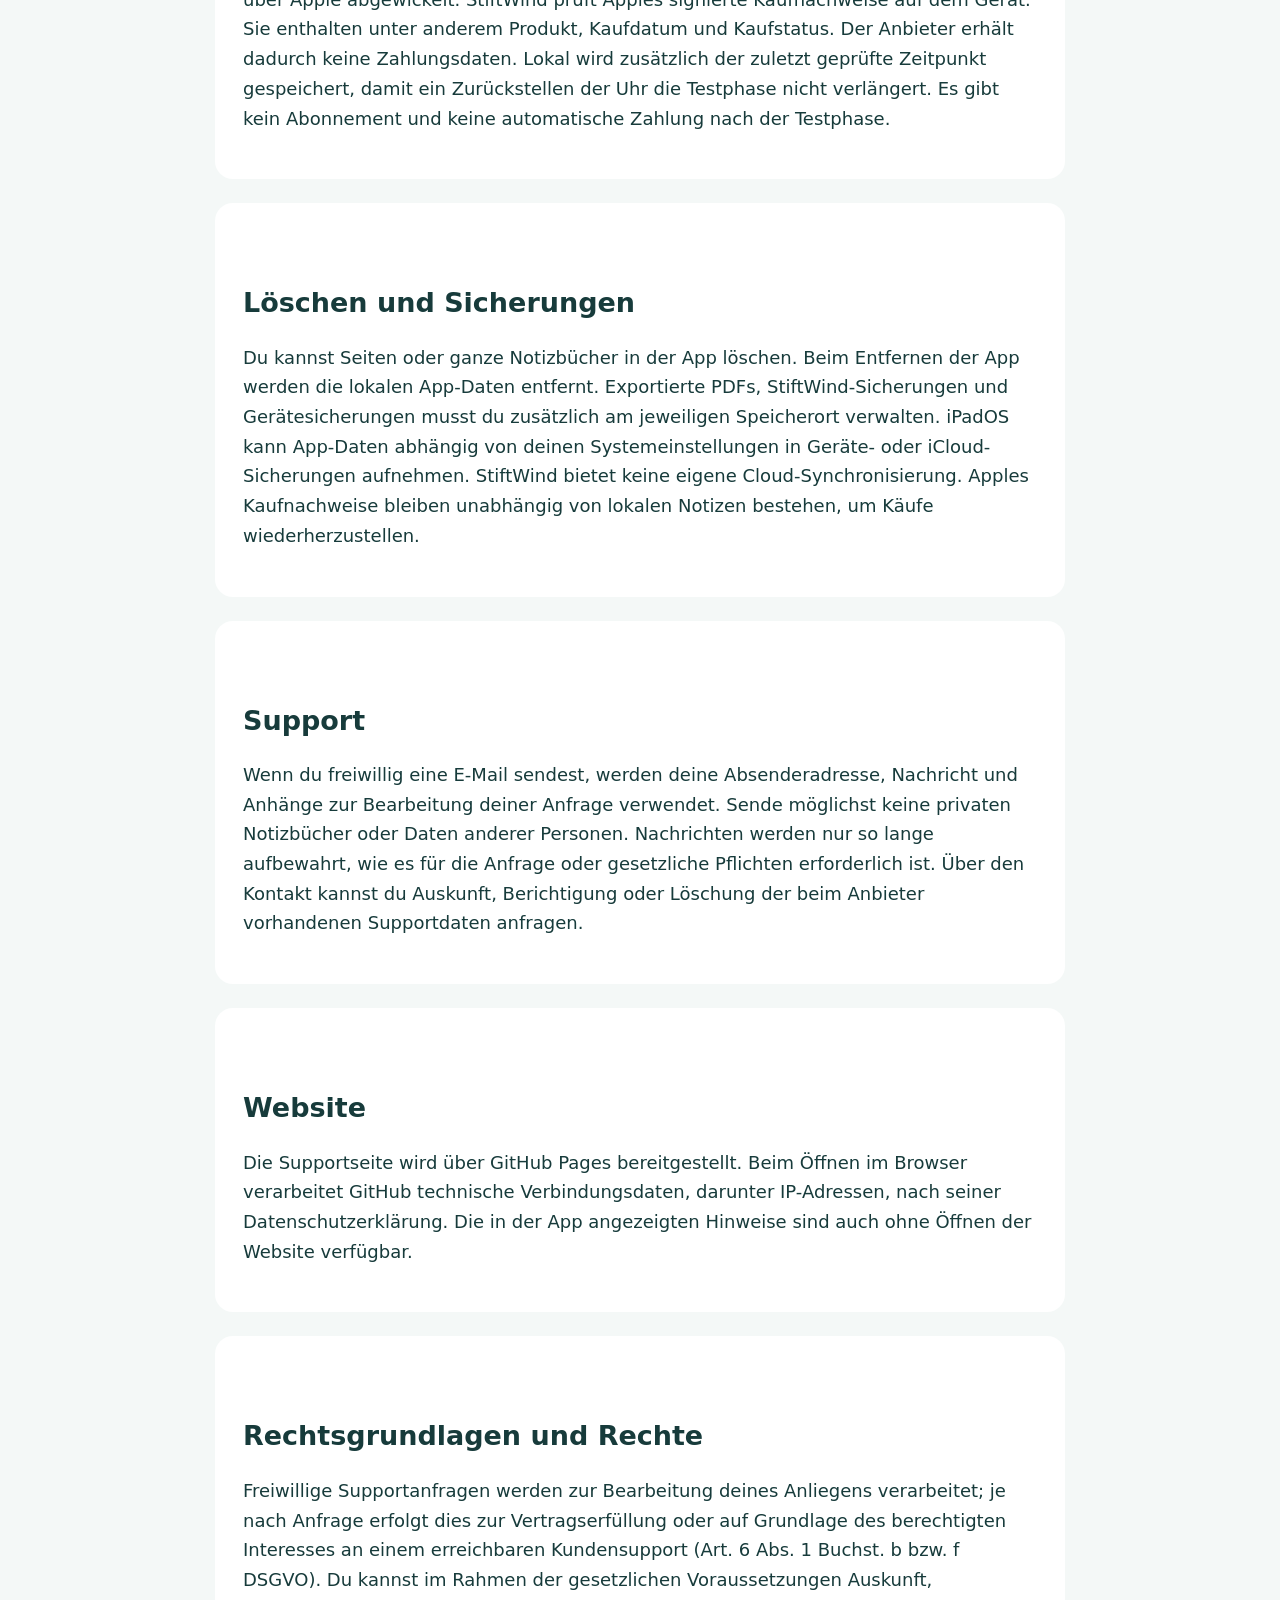
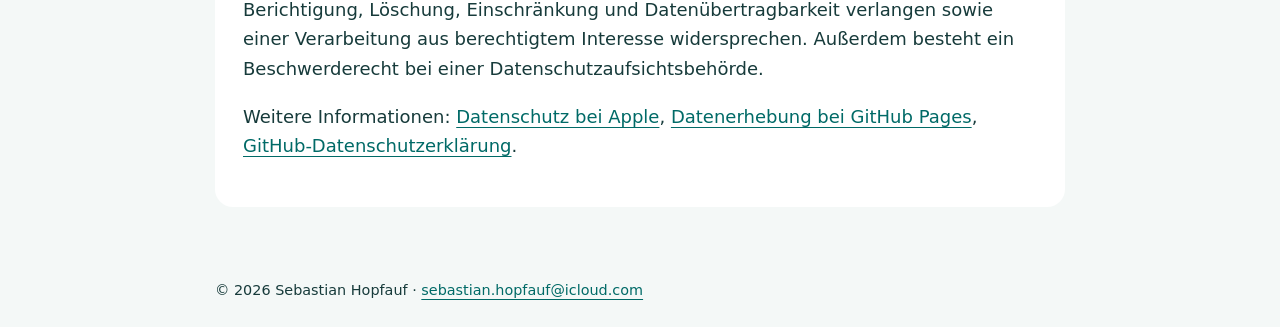
<file: stiftwind/datenschutz.html>
<!doctype html><html lang="de"><head><meta charset="utf-8"><meta name="viewport" content="width=device-width,initial-scale=1"><title>Datenschutz · StiftWind</title><meta name="description" content="StiftWind: maßhaltige Notizbücher für iPad und Apple Pencil. Hilfe, Testphase, Sicherungen und Datenschutz."><style>body{margin:0;background:#f4f8f7;color:#173b3b;font:18px/1.65 system-ui,sans-serif}main,header,footer{max-width:850px;margin:auto;padding:24px}header{border-bottom:1px solid #bdd4ce}nav{display:flex;gap:24px;flex-wrap:wrap}a{color:#006a67;text-underline-offset:4px}h1{font-size:clamp(2rem,7vw,3.8rem);line-height:1.1}h2{line-height:1.3;margin-top:2em}section{background:white;padding:28px;border-radius:18px;margin:24px 0}details{border-top:1px solid #dce7e3;padding:16px 0}summary{cursor:pointer;font-weight:650}footer{font-size:.9rem}a:focus-visible,summary:focus-visible{outline:3px solid #006a67;outline-offset:5px}</style></head><body><header><nav aria-label="Seitennavigation"><a href="index.html">StiftWind · Hilfe</a><a href="datenschutz.html">Datenschutz</a><a href="mailto:sebastian.hopfauf@icloud.com?subject=StiftWind%20Support">Kontakt</a></nav></header><main><h1>Datenschutz</h1><section><h2>Datenschutz bei StiftWind</h2><p>Stand: 19. November 2026</p></section><section><h2>Anbieter und Kontakt</h2><p>Sebastian Hopfauf · sebastian.hopfauf@icloud.com</p></section><section><h2>Deine Notizen bleiben auf deinem Gerät</h2><p>StiftWind speichert Notizbücher, Handschrift, importierte Fotos und PDFs sowie Einstellungen lokal. Es gibt kein Benutzerkonto, keinen eigenen Server, keine Werbung und keine Analyse- oder Trackingdienste. Die App übermittelt deine Notizbücher nicht an den Anbieter.</p></section><section><h2>Fotos und Dateien</h2><p>Nur von dir ausgewählte Fotos und Dateien werden in ein Notizbuch kopiert. Die App erhält über die Fotoauswahl keinen allgemeinen Zugriff auf deine Fotomediathek. Export und Wiederherstellung erfolgen nur auf deinen Wunsch. Der von dir gewählte Speicher- oder Teilen-Dienst kann Daten nach seinen eigenen Bedingungen verarbeiten.</p></section><section><h2>Käufe und Testphase</h2><p>Die kostenlose 14-tägige Testphase und der einmalige Kauf der Vollversion werden über Apple abgewickelt. StiftWind prüft Apples signierte Kaufnachweise auf dem Gerät. Sie enthalten unter anderem Produkt, Kaufdatum und Kaufstatus. Der Anbieter erhält dadurch keine Zahlungsdaten. Lokal wird zusätzlich der zuletzt geprüfte Zeitpunkt gespeichert, damit ein Zurückstellen der Uhr die Testphase nicht verlängert. Es gibt kein Abonnement und keine automatische Zahlung nach der Testphase.</p></section><section><h2>Löschen und Sicherungen</h2><p>Du kannst Seiten oder ganze Notizbücher in der App löschen. Beim Entfernen der App werden die lokalen App-Daten entfernt. Exportierte PDFs, StiftWind-Sicherungen und Gerätesicherungen musst du zusätzlich am jeweiligen Speicherort verwalten. iPadOS kann App-Daten abhängig von deinen Systemeinstellungen in Geräte- oder iCloud-Sicherungen aufnehmen. StiftWind bietet keine eigene Cloud-Synchronisierung. Apples Kaufnachweise bleiben unabhängig von lokalen Notizen bestehen, um Käufe wiederherzustellen.</p></section><section><h2>Support</h2><p>Wenn du freiwillig eine E-Mail sendest, werden deine Absenderadresse, Nachricht und Anhänge zur Bearbeitung deiner Anfrage verwendet. Sende möglichst keine privaten Notizbücher oder Daten anderer Personen. Nachrichten werden nur so lange aufbewahrt, wie es für die Anfrage oder gesetzliche Pflichten erforderlich ist. Über den Kontakt kannst du Auskunft, Berichtigung oder Löschung der beim Anbieter vorhandenen Supportdaten anfragen.</p></section><section><h2>Website</h2><p>Die Supportseite wird über GitHub Pages bereitgestellt. Beim Öffnen im Browser verarbeitet GitHub technische Verbindungsdaten, darunter IP-Adressen, nach seiner Datenschutzerklärung. Die in der App angezeigten Hinweise sind auch ohne Öffnen der Website verfügbar.</p></section><section><h2>Rechtsgrundlagen und Rechte</h2><p>Freiwillige Supportanfragen werden zur Bearbeitung deines Anliegens verarbeitet; je nach Anfrage erfolgt dies zur Vertragserfüllung oder auf Grundlage des berechtigten Interesses an einem erreichbaren Kundensupport (Art. 6 Abs. 1 Buchst. b bzw. f DSGVO). Du kannst im Rahmen der gesetzlichen Voraussetzungen Auskunft, Berichtigung, Löschung, Einschränkung und Datenübertragbarkeit verlangen sowie einer Verarbeitung aus berechtigtem Interesse widersprechen. Außerdem besteht ein Beschwerderecht bei einer Datenschutzaufsichtsbehörde.</p><p>Weitere Informationen: <a href="https://www.apple.com/legal/privacy/de-ww/">Datenschutz bei Apple</a>, <a href="https://docs.github.com/en/pages/getting-started-with-github-pages/what-is-github-pages#data-collection">Datenerhebung bei GitHub Pages</a>, <a href="https://docs.github.com/en/site-policy/privacy-policies/github-general-privacy-statement">GitHub-Datenschutzerklärung</a>.</p></section></main><footer>© 2026 Sebastian Hopfauf · <a href="mailto:sebastian.hopfauf@icloud.com">sebastian.hopfauf@icloud.com</a></footer></body></html>
</file>
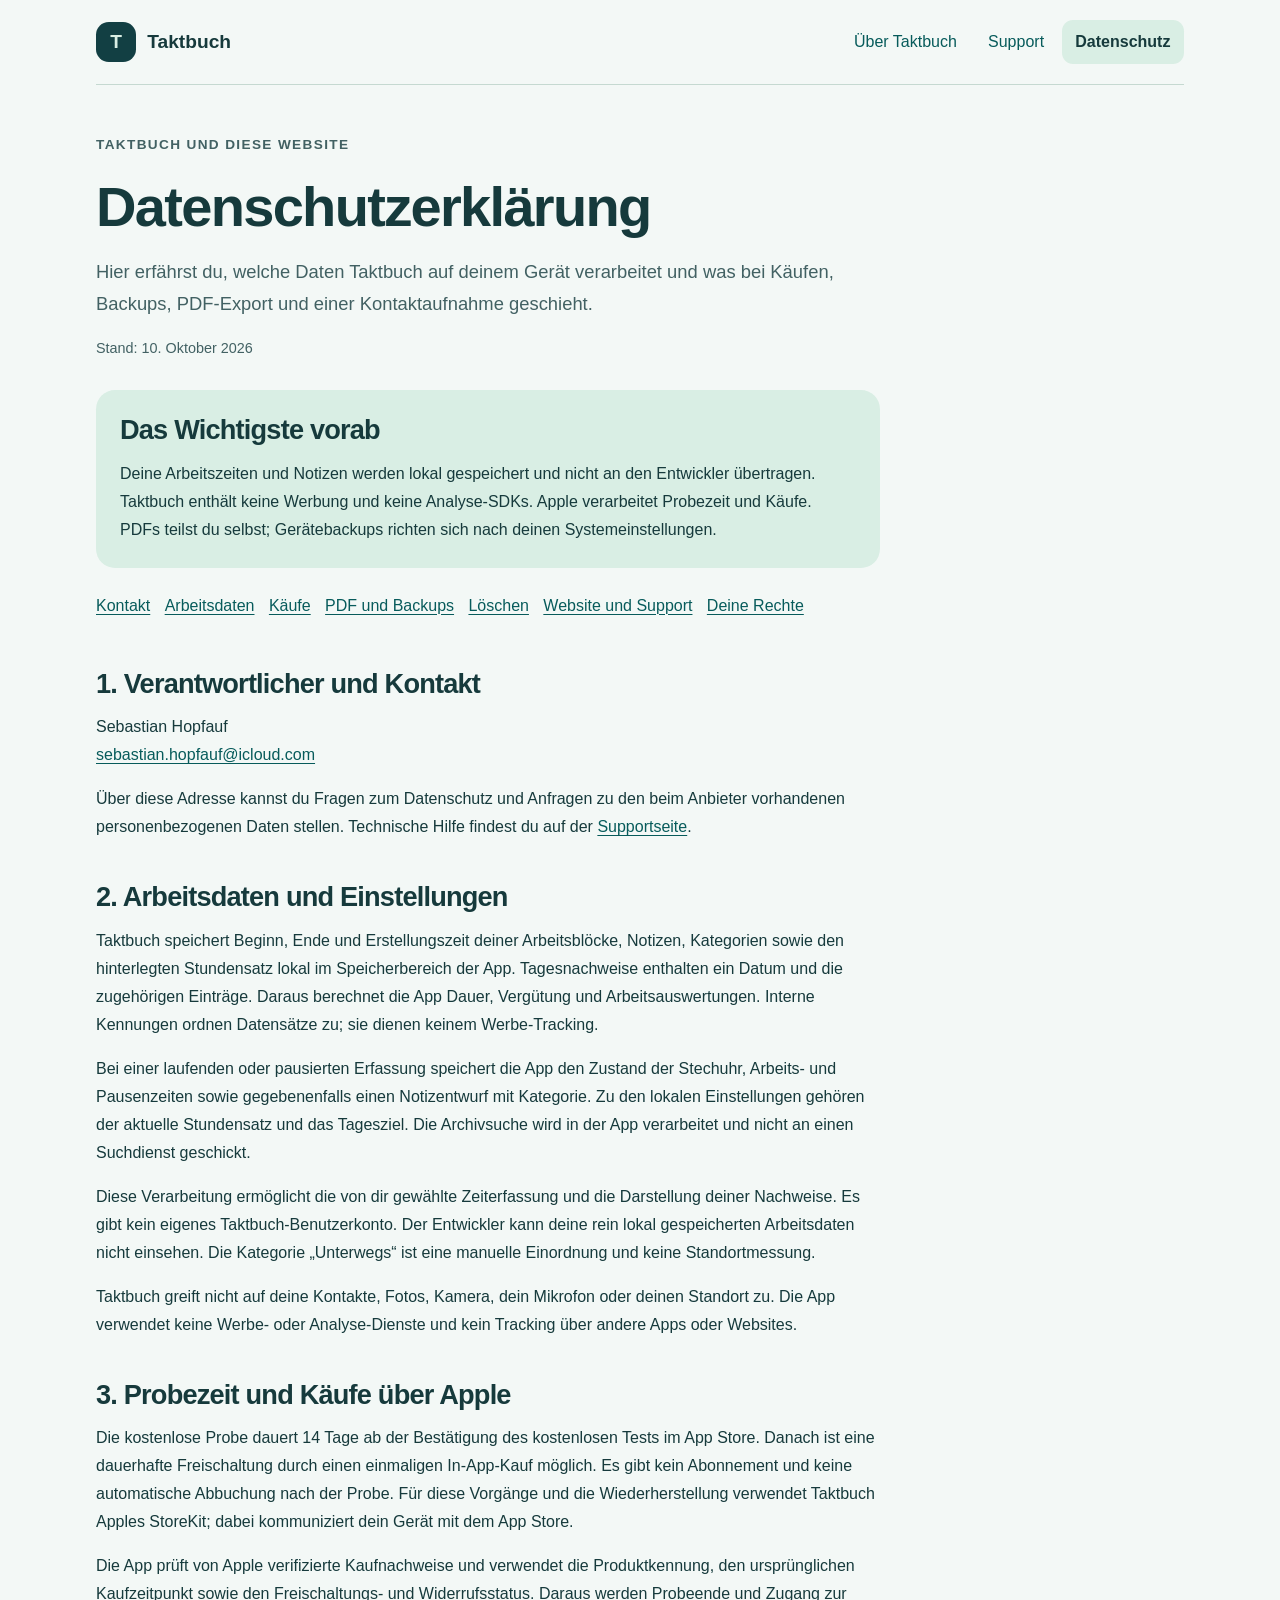
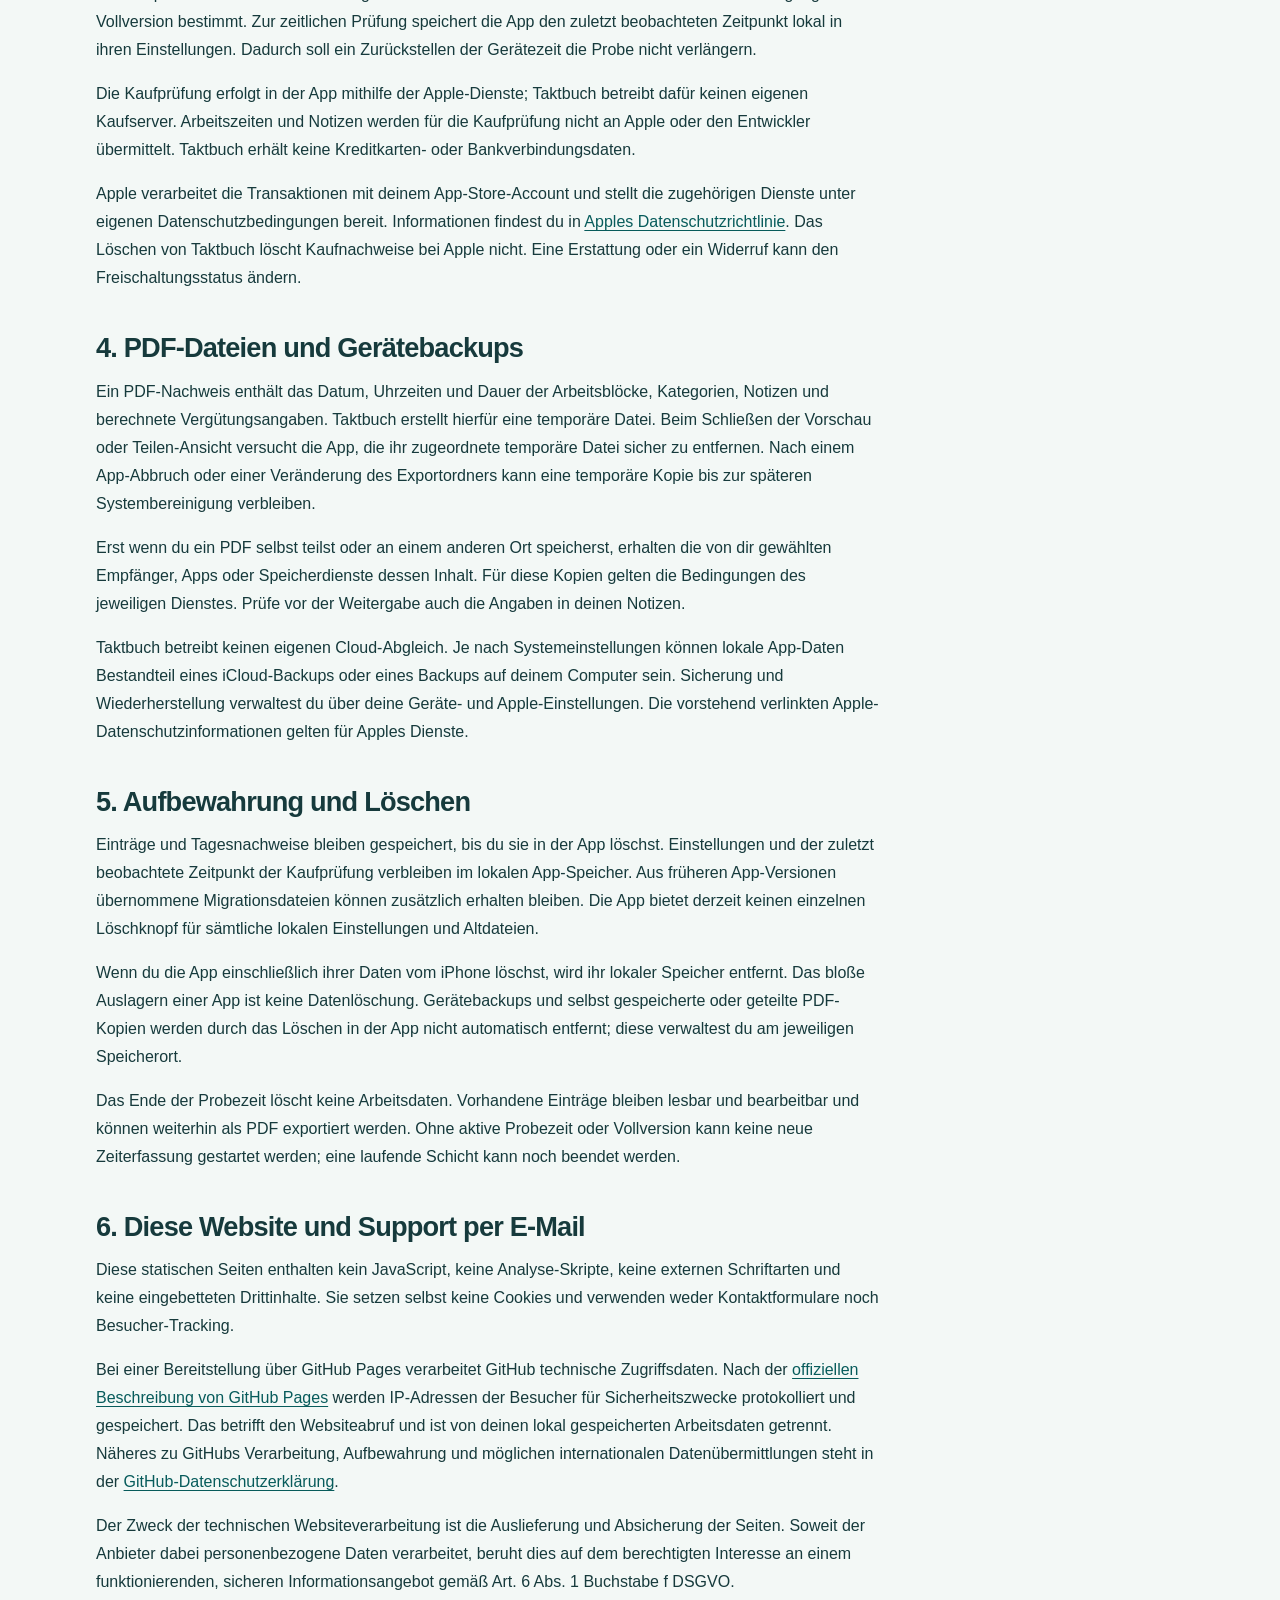
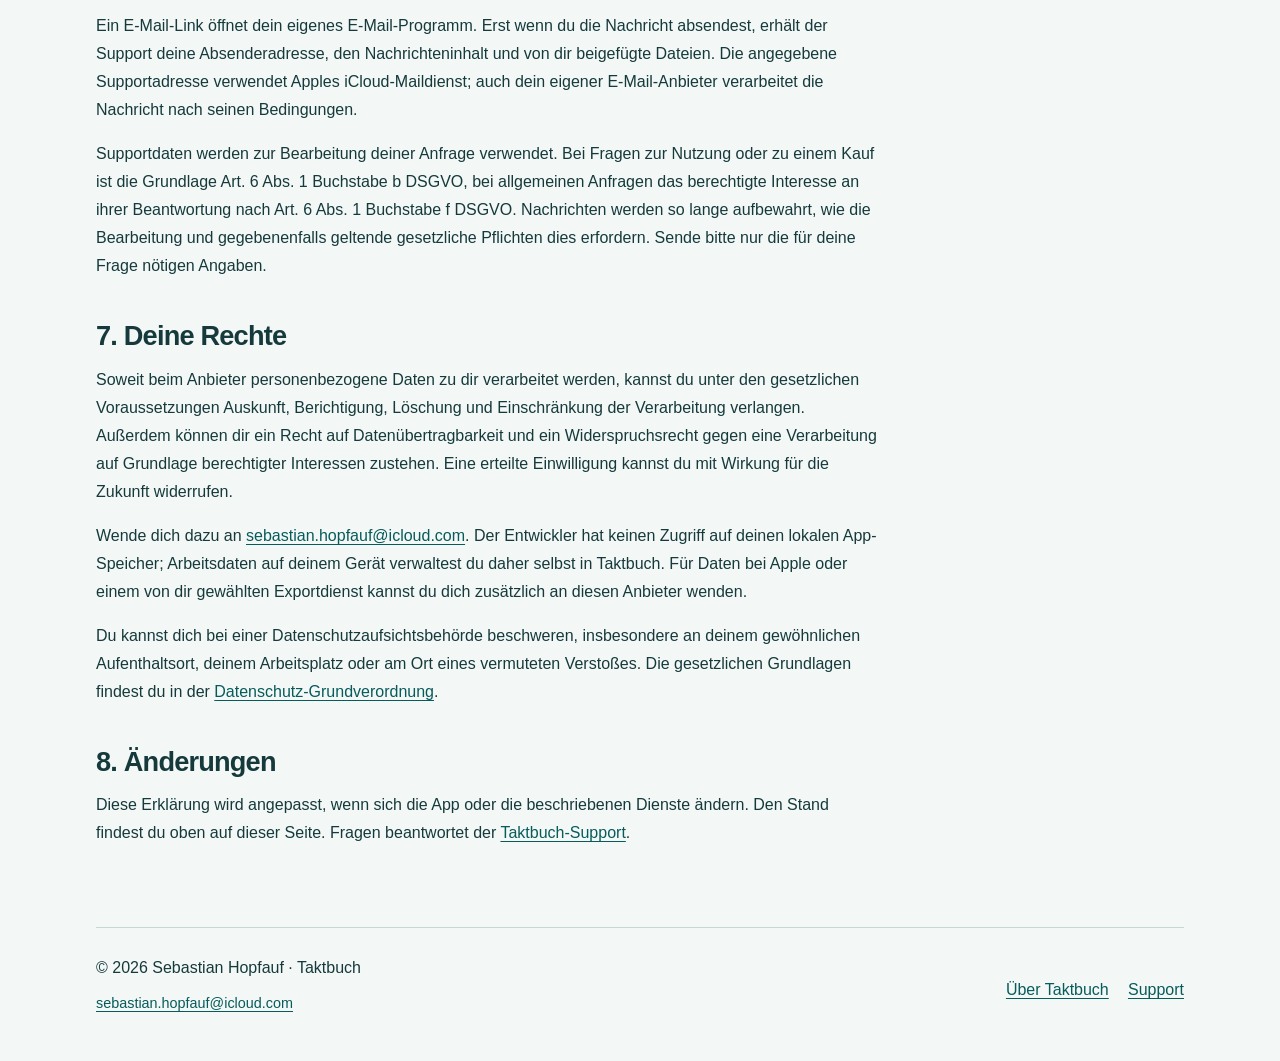
<file: taktbuch/datenschutz.html>
<!doctype html>
<html lang="de">
<head>
  <meta charset="utf-8">
  <meta name="viewport" content="width=device-width, initial-scale=1">
  <meta name="description" content="Datenschutz bei Taktbuch: lokale Arbeitsdaten, Apple-Käufe und Probezeit, Gerätebackups, PDF-Export, Supportkontakt und diese Website.">
  <meta name="referrer" content="no-referrer">
  <meta http-equiv="Content-Security-Policy" content="default-src 'none'; style-src 'unsafe-inline'; base-uri 'none'; form-action 'none'">
  <meta name="theme-color" content="#123f43">
  <title>Taktbuch · Datenschutzerklärung</title>
  <!-- Lokale Veröffentlichungsvorlage. Vor Veröffentlichung reale Anbieter-/Anschriftpflichten und den tatsächlichen GitHub-Pages-Standort abschließend prüfen. Keine Taktbuch-Live-URL ist bestätigt. -->
  <style>
    :root{color-scheme:light;--ink:#163a3c;--muted:#426163;--petrol:#123f43;--mint:#d9eee4;--paper:#f3f8f6;--line:#c5d9d1;--white:#fff;--link:#075b5b}
    *{box-sizing:border-box}html{font-size:100%;scroll-padding-top:1rem}body{margin:0;background:var(--paper);color:var(--ink);font:1rem/1.75 -apple-system,BlinkMacSystemFont,"Segoe UI",sans-serif;overflow-wrap:anywhere}
    a{color:var(--link);text-underline-offset:.2em;text-decoration-thickness:.08em}a:hover{text-decoration-thickness:.15em}a:focus-visible{outline:3px solid #914915;outline-offset:4px;border-radius:4px}
    .wrap{width:min(100% - 2.5rem,68rem);margin-inline:auto}.skip{position:absolute;left:1rem;top:-6rem;padding:.7rem 1rem;background:var(--white);z-index:5}.skip:focus{top:1rem}
    .header{display:flex;align-items:center;justify-content:space-between;gap:1rem;flex-wrap:wrap;padding-block:1.25rem;border-bottom:1px solid var(--line)}.brand{display:inline-flex;align-items:center;gap:.7rem;min-height:44px;font-weight:750;font-size:1.2rem;text-decoration:none;color:var(--ink)}.mark{display:grid;place-items:center;width:2.5rem;height:2.5rem;border-radius:.8rem;background:var(--petrol);color:var(--mint);font-weight:800}
    nav{display:flex;flex-wrap:wrap;gap:.25rem}nav a{display:inline-flex;align-items:center;min-height:44px;padding:.5rem .85rem;border-radius:.7rem;text-decoration:none}nav a[aria-current="page"]{background:var(--mint);color:var(--ink);font-weight:700}
    main{padding-block:3rem 4rem}.article{max-width:49rem}h1,h2{line-height:1.2;letter-spacing:-.03em;overflow-wrap:normal;hyphens:auto}h1{font-size:clamp(2.1rem,6vw,3.5rem);margin:.6rem 0 1rem}h2{font-size:clamp(1.35rem,3vw,1.7rem);margin:2.5rem 0 .8rem}p{margin:0 0 1rem}.eyebrow{font-size:.85rem;font-weight:750;letter-spacing:.1em;text-transform:uppercase;color:var(--muted)}.lead{font-size:1.15rem;color:var(--muted)}.summary{padding:1.5rem;background:var(--mint);border-radius:1.2rem;margin-top:1.8rem}.summary h2{margin:0 0 .8rem}.summary p:last-child{margin-bottom:0}ul{padding-left:1.4rem}li{margin:.5rem 0}.small{font-size:.9rem;color:var(--muted)}address{font-style:normal;margin-bottom:1rem}
    .contents{display:flex;flex-wrap:wrap;gap:.25rem .9rem;margin-top:1rem}.contents a{display:inline-flex;align-items:center;min-height:44px}.footer{border-top:1px solid var(--line);padding-block:1.6rem 2.2rem;display:flex;justify-content:space-between;gap:1rem;flex-wrap:wrap}.footer p{margin:0}.footer a{display:inline-flex;align-items:center;min-height:44px}.footer-links{display:flex;flex-wrap:wrap;gap:1.2rem}
    @media(max-width:45rem){main{padding-top:2rem}.wrap{width:min(100% - 2rem,68rem)}}@media(prefers-contrast:more){:root{--line:#426163}a{text-decoration:underline}}
  </style>
</head>
<body>
  <a class="skip" href="#inhalt">Zum Inhalt</a>
  <header class="header wrap">
    <a class="brand" href="index.html"><span class="mark" aria-hidden="true">T</span>Taktbuch</a>
    <nav aria-label="Hauptnavigation"><a href="index.html">Über Taktbuch</a><a href="support.html">Support</a><a href="datenschutz.html" aria-current="page">Datenschutz</a></nav>
  </header>
  <main class="wrap" id="inhalt" tabindex="-1">
    <article class="article">
      <p class="eyebrow">Taktbuch und diese Website</p>
      <h1>Datenschutzerklärung</h1>
      <p class="lead">Hier erfährst du, welche Daten Taktbuch auf deinem Gerät verarbeitet und was bei Käufen, Backups, PDF-Export und einer Kontaktaufnahme geschieht.</p>
      <p class="small">Stand: <time datetime="2026-10-10">10. Oktober 2026</time></p>
      <div class="summary"><h2>Das Wichtigste vorab</h2><p>Deine Arbeitszeiten und Notizen werden lokal gespeichert und nicht an den Entwickler übertragen. Taktbuch enthält keine Werbung und keine Analyse-SDKs. Apple verarbeitet Probezeit und Käufe. PDFs teilst du selbst; Gerätebackups richten sich nach deinen Systemeinstellungen.</p></div>
      <div class="contents" aria-label="Inhalt der Datenschutzerklärung"><a href="#kontakt">Kontakt</a><a href="#arbeitsdaten">Arbeitsdaten</a><a href="#kaeufe">Käufe</a><a href="#pdf">PDF und Backups</a><a href="#loeschen">Löschen</a><a href="#webseite">Website und Support</a><a href="#rechte">Deine Rechte</a></div>
      <section aria-labelledby="kontakt"><h2 id="kontakt">1. Verantwortlicher und Kontakt</h2><address>Sebastian Hopfauf<br><a href="mailto:sebastian.hopfauf@icloud.com?subject=Taktbuch%20Datenschutz">sebastian.hopfauf@icloud.com</a></address><p>Über diese Adresse kannst du Fragen zum Datenschutz und Anfragen zu den beim Anbieter vorhandenen personenbezogenen Daten stellen. Technische Hilfe findest du auf der <a href="support.html">Supportseite</a>.</p></section>
      <section aria-labelledby="arbeitsdaten"><h2 id="arbeitsdaten">2. Arbeitsdaten und Einstellungen</h2><p>Taktbuch speichert Beginn, Ende und Erstellungszeit deiner Arbeitsblöcke, Notizen, Kategorien sowie den hinterlegten Stundensatz lokal im Speicherbereich der App. Tagesnachweise enthalten ein Datum und die zugehörigen Einträge. Daraus berechnet die App Dauer, Vergütung und Arbeitsauswertungen. Interne Kennungen ordnen Datensätze zu; sie dienen keinem Werbe-Tracking.</p><p>Bei einer laufenden oder pausierten Erfassung speichert die App den Zustand der Stechuhr, Arbeits- und Pausenzeiten sowie gegebenenfalls einen Notizentwurf mit Kategorie. Zu den lokalen Einstellungen gehören der aktuelle Stundensatz und das Tagesziel. Die Archivsuche wird in der App verarbeitet und nicht an einen Suchdienst geschickt.</p><p>Diese Verarbeitung ermöglicht die von dir gewählte Zeiterfassung und die Darstellung deiner Nachweise. Es gibt kein eigenes Taktbuch-Benutzerkonto. Der Entwickler kann deine rein lokal gespeicherten Arbeitsdaten nicht einsehen. Die Kategorie „Unterwegs“ ist eine manuelle Einordnung und keine Standortmessung.</p><p>Taktbuch greift nicht auf deine Kontakte, Fotos, Kamera, dein Mikrofon oder deinen Standort zu. Die App verwendet keine Werbe- oder Analyse-Dienste und kein Tracking über andere Apps oder Websites.</p></section>
      <section aria-labelledby="kaeufe"><h2 id="kaeufe">3. Probezeit und Käufe über Apple</h2><p>Die kostenlose Probe dauert 14 Tage ab der Bestätigung des kostenlosen Tests im App Store. Danach ist eine dauerhafte Freischaltung durch einen einmaligen In-App-Kauf möglich. Es gibt kein Abonnement und keine automatische Abbuchung nach der Probe. Für diese Vorgänge und die Wiederherstellung verwendet Taktbuch Apples StoreKit; dabei kommuniziert dein Gerät mit dem App Store.</p><p>Die App prüft von Apple verifizierte Kaufnachweise und verwendet die Produktkennung, den ursprünglichen Kaufzeitpunkt sowie den Freischaltungs- und Widerrufsstatus. Daraus werden Probeende und Zugang zur Vollversion bestimmt. Zur zeitlichen Prüfung speichert die App den zuletzt beobachteten Zeitpunkt lokal in ihren Einstellungen. Dadurch soll ein Zurückstellen der Gerätezeit die Probe nicht verlängern.</p><p>Die Kaufprüfung erfolgt in der App mithilfe der Apple-Dienste; Taktbuch betreibt dafür keinen eigenen Kaufserver. Arbeitszeiten und Notizen werden für die Kaufprüfung nicht an Apple oder den Entwickler übermittelt. Taktbuch erhält keine Kreditkarten- oder Bankverbindungsdaten.</p><p>Apple verarbeitet die Transaktionen mit deinem App-Store-Account und stellt die zugehörigen Dienste unter eigenen Datenschutzbedingungen bereit. Informationen findest du in <a href="https://www.apple.com/legal/privacy/de-ww/">Apples Datenschutzrichtlinie</a>. Das Löschen von Taktbuch löscht Kaufnachweise bei Apple nicht. Eine Erstattung oder ein Widerruf kann den Freischaltungsstatus ändern.</p></section>
      <section aria-labelledby="pdf"><h2 id="pdf">4. PDF-Dateien und Gerätebackups</h2><p>Ein PDF-Nachweis enthält das Datum, Uhrzeiten und Dauer der Arbeitsblöcke, Kategorien, Notizen und berechnete Vergütungsangaben. Taktbuch erstellt hierfür eine temporäre Datei. Beim Schließen der Vorschau oder Teilen-Ansicht versucht die App, die ihr zugeordnete temporäre Datei sicher zu entfernen. Nach einem App-Abbruch oder einer Veränderung des Exportordners kann eine temporäre Kopie bis zur späteren Systembereinigung verbleiben.</p><p>Erst wenn du ein PDF selbst teilst oder an einem anderen Ort speicherst, erhalten die von dir gewählten Empfänger, Apps oder Speicherdienste dessen Inhalt. Für diese Kopien gelten die Bedingungen des jeweiligen Dienstes. Prüfe vor der Weitergabe auch die Angaben in deinen Notizen.</p><p>Taktbuch betreibt keinen eigenen Cloud-Abgleich. Je nach Systemeinstellungen können lokale App-Daten Bestandteil eines iCloud-Backups oder eines Backups auf deinem Computer sein. Sicherung und Wiederherstellung verwaltest du über deine Geräte- und Apple-Einstellungen. Die vorstehend verlinkten Apple-Datenschutzinformationen gelten für Apples Dienste.</p></section>
      <section aria-labelledby="loeschen"><h2 id="loeschen">5. Aufbewahrung und Löschen</h2><p>Einträge und Tagesnachweise bleiben gespeichert, bis du sie in der App löschst. Einstellungen und der zuletzt beobachtete Zeitpunkt der Kaufprüfung verbleiben im lokalen App-Speicher. Aus früheren App-Versionen übernommene Migrationsdateien können zusätzlich erhalten bleiben. Die App bietet derzeit keinen einzelnen Löschknopf für sämtliche lokalen Einstellungen und Altdateien.</p><p>Wenn du die App einschließlich ihrer Daten vom iPhone löschst, wird ihr lokaler Speicher entfernt. Das bloße Auslagern einer App ist keine Datenlöschung. Gerätebackups und selbst gespeicherte oder geteilte PDF-Kopien werden durch das Löschen in der App nicht automatisch entfernt; diese verwaltest du am jeweiligen Speicherort.</p><p>Das Ende der Probezeit löscht keine Arbeitsdaten. Vorhandene Einträge bleiben lesbar und bearbeitbar und können weiterhin als PDF exportiert werden. Ohne aktive Probezeit oder Vollversion kann keine neue Zeiterfassung gestartet werden; eine laufende Schicht kann noch beendet werden.</p></section>
      <section aria-labelledby="webseite"><h2 id="webseite">6. Diese Website und Support per E-Mail</h2><p>Diese statischen Seiten enthalten kein JavaScript, keine Analyse-Skripte, keine externen Schriftarten und keine eingebetteten Drittinhalte. Sie setzen selbst keine Cookies und verwenden weder Kontaktformulare noch Besucher-Tracking.</p><p>Bei einer Bereitstellung über GitHub Pages verarbeitet GitHub technische Zugriffsdaten. Nach der <a href="https://docs.github.com/en/pages/getting-started-with-github-pages/what-is-github-pages#data-collection">offiziellen Beschreibung von GitHub Pages</a> werden IP-Adressen der Besucher für Sicherheitszwecke protokolliert und gespeichert. Das betrifft den Websiteabruf und ist von deinen lokal gespeicherten Arbeitsdaten getrennt. Näheres zu GitHubs Verarbeitung, Aufbewahrung und möglichen internationalen Datenübermittlungen steht in der <a href="https://docs.github.com/en/site-policy/privacy-policies/github-general-privacy-statement">GitHub-Datenschutzerklärung</a>.</p><p>Der Zweck der technischen Websiteverarbeitung ist die Auslieferung und Absicherung der Seiten. Soweit der Anbieter dabei personenbezogene Daten verarbeitet, beruht dies auf dem berechtigten Interesse an einem funktionierenden, sicheren Informationsangebot gemäß Art. 6 Abs. 1 Buchstabe f DSGVO.</p><p>Ein E-Mail-Link öffnet dein eigenes E-Mail-Programm. Erst wenn du die Nachricht absendest, erhält der Support deine Absenderadresse, den Nachrichteninhalt und von dir beigefügte Dateien. Die angegebene Supportadresse verwendet Apples iCloud-Maildienst; auch dein eigener E-Mail-Anbieter verarbeitet die Nachricht nach seinen Bedingungen.</p><p>Supportdaten werden zur Bearbeitung deiner Anfrage verwendet. Bei Fragen zur Nutzung oder zu einem Kauf ist die Grundlage Art. 6 Abs. 1 Buchstabe b DSGVO, bei allgemeinen Anfragen das berechtigte Interesse an ihrer Beantwortung nach Art. 6 Abs. 1 Buchstabe f DSGVO. Nachrichten werden so lange aufbewahrt, wie die Bearbeitung und gegebenenfalls geltende gesetzliche Pflichten dies erfordern. Sende bitte nur die für deine Frage nötigen Angaben.</p></section>
      <section aria-labelledby="rechte"><h2 id="rechte">7. Deine Rechte</h2><p>Soweit beim Anbieter personenbezogene Daten zu dir verarbeitet werden, kannst du unter den gesetzlichen Voraussetzungen Auskunft, Berichtigung, Löschung und Einschränkung der Verarbeitung verlangen. Außerdem können dir ein Recht auf Datenübertragbarkeit und ein Widerspruchsrecht gegen eine Verarbeitung auf Grundlage berechtigter Interessen zustehen. Eine erteilte Einwilligung kannst du mit Wirkung für die Zukunft widerrufen.</p><p>Wende dich dazu an <a href="mailto:sebastian.hopfauf@icloud.com?subject=Taktbuch%20Datenschutzanfrage">sebastian.hopfauf@icloud.com</a>. Der Entwickler hat keinen Zugriff auf deinen lokalen App-Speicher; Arbeitsdaten auf deinem Gerät verwaltest du daher selbst in Taktbuch. Für Daten bei Apple oder einem von dir gewählten Exportdienst kannst du dich zusätzlich an diesen Anbieter wenden.</p><p>Du kannst dich bei einer Datenschutzaufsichtsbehörde beschweren, insbesondere an deinem gewöhnlichen Aufenthaltsort, deinem Arbeitsplatz oder am Ort eines vermuteten Verstoßes. Die gesetzlichen Grundlagen findest du in der <a href="https://eur-lex.europa.eu/legal-content/DE/TXT/?uri=CELEX%3A32016R0679">Datenschutz-Grundverordnung</a>.</p></section>
      <section aria-labelledby="aenderungen"><h2 id="aenderungen">8. Änderungen</h2><p>Diese Erklärung wird angepasst, wenn sich die App oder die beschriebenen Dienste ändern. Den Stand findest du oben auf dieser Seite. Fragen beantwortet der <a href="support.html#kontakt">Taktbuch-Support</a>.</p></section>
    </article>
  </main>
  <footer class="footer wrap">
    <div><p>© 2026 Sebastian Hopfauf · Taktbuch</p><p class="small"><a href="mailto:sebastian.hopfauf@icloud.com">sebastian.hopfauf@icloud.com</a></p></div>
    <div class="footer-links"><a href="index.html">Über Taktbuch</a><a href="support.html">Support</a></div>
  </footer>
</body>
</html>
</file>
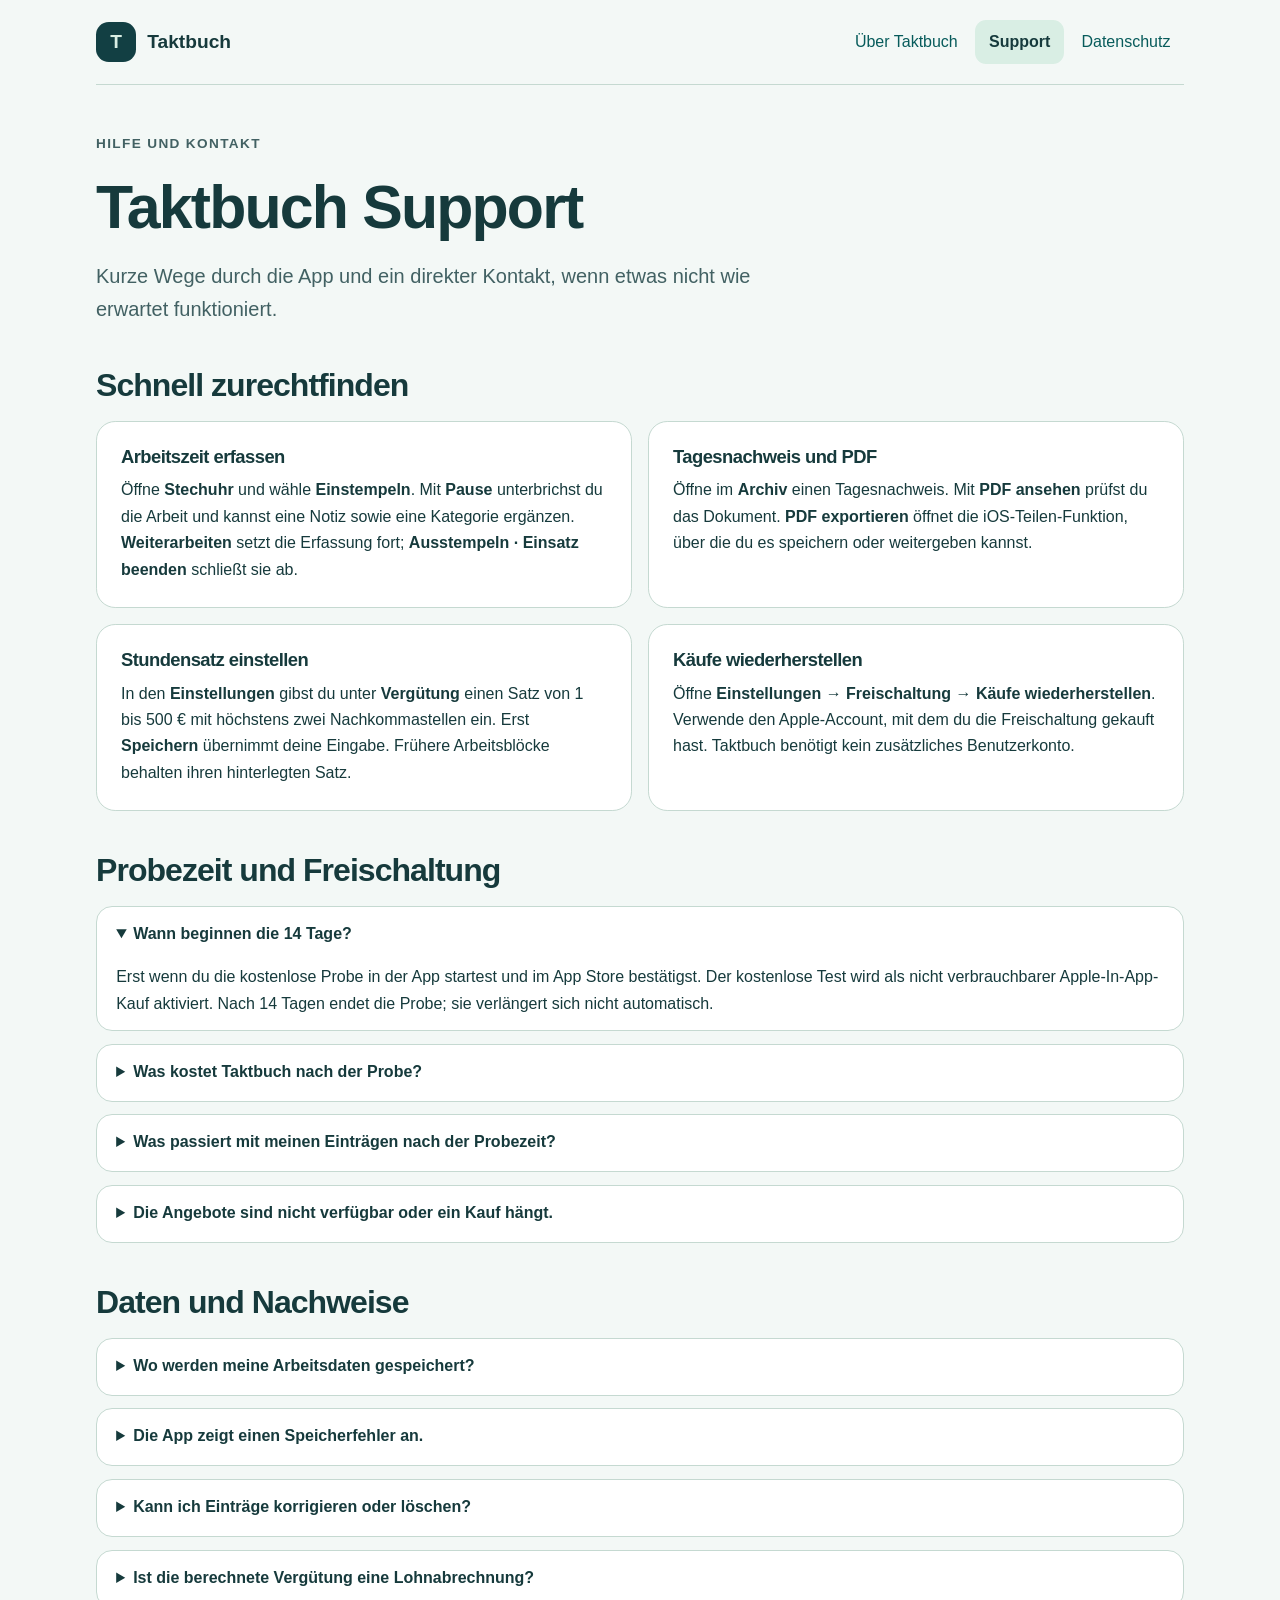
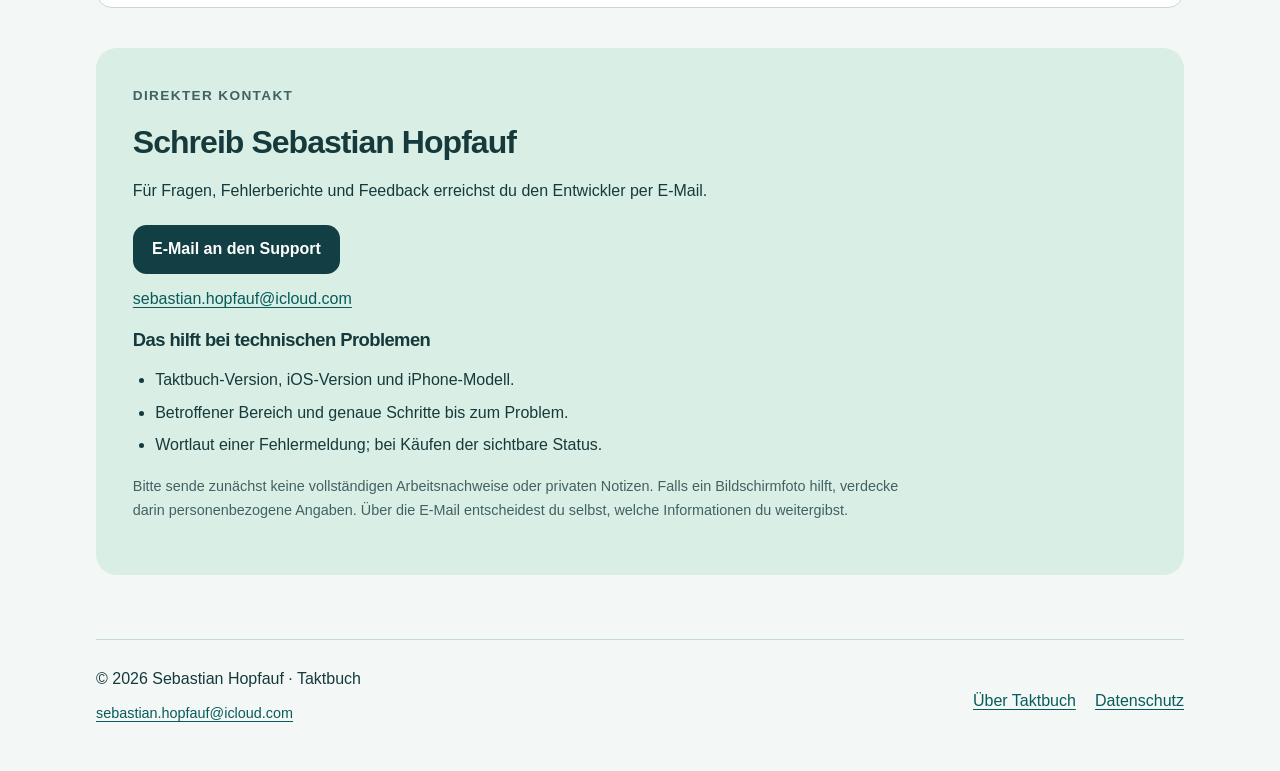
<file: taktbuch/support.html>
<!doctype html>
<html lang="de">
<head>
  <meta charset="utf-8">
  <meta name="viewport" content="width=device-width, initial-scale=1">
  <meta name="description" content="Hilfe zu Taktbuch: Arbeitszeit erfassen, Probezeit und Kauf wiederherstellen, Tagesnachweise als PDF exportieren. Kontakt zu Sebastian Hopfauf.">
  <meta name="referrer" content="no-referrer">
  <meta http-equiv="Content-Security-Policy" content="default-src 'none'; style-src 'unsafe-inline'; base-uri 'none'; form-action 'none'">
  <meta name="theme-color" content="#123f43">
  <title>Taktbuch Support · Hilfe und Kontakt</title>
  <!-- Kontaktadresse am 10.10.2026 auf der öffentlichen Kassnap-Supportseite bestätigt. Keine bestätigte Live-URL für diese Taktbuch-Seite. -->
  <style>
    :root{color-scheme:light;--ink:#163a3c;--muted:#426163;--petrol:#123f43;--mint:#d9eee4;--paper:#f3f8f6;--line:#c5d9d1;--white:#fff;--link:#075b5b}
    *{box-sizing:border-box}html{font-size:100%;scroll-padding-top:1rem}body{margin:0;background:var(--paper);color:var(--ink);font:1rem/1.65 -apple-system,BlinkMacSystemFont,"Segoe UI",sans-serif;overflow-wrap:anywhere}
    a{color:var(--link);text-underline-offset:.2em;text-decoration-thickness:.08em}a:hover{text-decoration-thickness:.15em}a:focus-visible,summary:focus-visible{outline:3px solid #914915;outline-offset:4px;border-radius:4px}
    .wrap{width:min(100% - 2.5rem,68rem);margin-inline:auto}.skip{position:absolute;left:1rem;top:-6rem;padding:.7rem 1rem;background:var(--white);z-index:5}.skip:focus{top:1rem}
    .header{display:flex;align-items:center;justify-content:space-between;gap:1rem;flex-wrap:wrap;padding-block:1.25rem;border-bottom:1px solid var(--line)}.brand{display:inline-flex;align-items:center;gap:.7rem;min-height:44px;font-weight:750;font-size:1.2rem;text-decoration:none;color:var(--ink)}.mark{display:grid;place-items:center;width:2.5rem;height:2.5rem;border-radius:.8rem;background:var(--petrol);color:var(--mint);font-weight:800}
    nav{display:flex;flex-wrap:wrap;gap:.25rem}nav a{display:inline-flex;align-items:center;min-height:44px;padding:.5rem .85rem;border-radius:.7rem;text-decoration:none}nav a[aria-current="page"]{background:var(--mint);color:var(--ink);font-weight:700}
    main{padding-block:3rem 4rem}h1,h2,h3{line-height:1.2;letter-spacing:-.03em;overflow-wrap:normal;hyphens:auto}h1{font-size:clamp(2.3rem,6vw,3.8rem);margin:.6rem 0 1rem}h2{font-size:clamp(1.5rem,3vw,2rem);margin:0 0 1rem}h3{font-size:1.15rem;margin:0 0 .6rem}p{margin:0 0 1rem}.eyebrow{font-size:.85rem;font-weight:750;letter-spacing:.1em;text-transform:uppercase;color:var(--muted)}.lead{font-size:clamp(1.1rem,2.5vw,1.25rem);max-width:44rem;color:var(--muted)}
    .section{margin-top:2.5rem}.grid{display:grid;grid-template-columns:repeat(2,minmax(0,1fr));gap:1rem}.card{padding:1.5rem;background:var(--white);border:1px solid var(--line);border-radius:1.2rem}.card p:last-child{margin-bottom:0}.callout{background:var(--mint);border-radius:1.3rem;padding:clamp(1.5rem,4vw,2.3rem)}.callout p{max-width:48rem}.button{display:inline-flex;justify-content:center;align-items:center;min-height:48px;padding:.7rem 1.2rem;border-radius:.85rem;background:var(--petrol);color:var(--white);font-weight:700;text-decoration:none;margin:.3rem 0 .8rem}
    details{background:var(--white);border:1px solid var(--line);border-radius:1rem;margin-bottom:.8rem;padding:0 1.2rem}summary{cursor:pointer;font-weight:700;min-height:56px;padding:1rem 0;line-height:1.4}details>div{padding:.1rem 0 .8rem}details p:last-child{margin-bottom:0}ul,ol{padding-left:1.4rem}li{margin:.4rem 0}.small{font-size:.9rem;color:var(--muted)}
    .footer{border-top:1px solid var(--line);padding-block:1.6rem 2.2rem;display:flex;justify-content:space-between;gap:1rem;flex-wrap:wrap}.footer p{margin:0}.footer a{display:inline-flex;align-items:center;min-height:44px}.footer-links{display:flex;flex-wrap:wrap;gap:1.2rem}
    @media(max-width:45rem){.grid{grid-template-columns:1fr}main{padding-top:2rem}.wrap{width:min(100% - 2rem,68rem)}}@media(prefers-contrast:more){:root{--line:#426163}a{text-decoration:underline}.card,details{border-width:2px}}
  </style>
</head>
<body>
  <a class="skip" href="#inhalt">Zum Inhalt</a>
  <header class="header wrap">
    <a class="brand" href="index.html"><span class="mark" aria-hidden="true">T</span>Taktbuch</a>
    <nav aria-label="Hauptnavigation"><a href="index.html">Über Taktbuch</a><a href="support.html" aria-current="page">Support</a><a href="datenschutz.html">Datenschutz</a></nav>
  </header>
  <main class="wrap" id="inhalt" tabindex="-1">
    <p class="eyebrow">Hilfe und Kontakt</p>
    <h1>Taktbuch Support</h1>
    <p class="lead">Kurze Wege durch die App und ein direkter Kontakt, wenn etwas nicht wie erwartet funktioniert.</p>
    <section class="section" aria-labelledby="start">
      <h2 id="start">Schnell zurechtfinden</h2>
      <div class="grid">
        <article class="card"><h3>Arbeitszeit erfassen</h3><p>Öffne <strong>Stechuhr</strong> und wähle <strong>Einstempeln</strong>. Mit <strong>Pause</strong> unterbrichst du die Arbeit und kannst eine Notiz sowie eine Kategorie ergänzen. <strong>Weiterarbeiten</strong> setzt die Erfassung fort; <strong>Ausstempeln · Einsatz beenden</strong> schließt sie ab.</p></article>
        <article class="card"><h3>Tagesnachweis und PDF</h3><p>Öffne im <strong>Archiv</strong> einen Tagesnachweis. Mit <strong>PDF ansehen</strong> prüfst du das Dokument. <strong>PDF exportieren</strong> öffnet die iOS-Teilen-Funktion, über die du es speichern oder weitergeben kannst.</p></article>
        <article class="card"><h3>Stundensatz einstellen</h3><p>In den <strong>Einstellungen</strong> gibst du unter <strong>Vergütung</strong> einen Satz von 1 bis 500 € mit höchstens zwei Nachkommastellen ein. Erst <strong>Speichern</strong> übernimmt deine Eingabe. Frühere Arbeitsblöcke behalten ihren hinterlegten Satz.</p></article>
        <article class="card"><h3>Käufe wiederherstellen</h3><p>Öffne <strong>Einstellungen → Freischaltung → Käufe wiederherstellen</strong>. Verwende den Apple-Account, mit dem du die Freischaltung gekauft hast. Taktbuch benötigt kein zusätzliches Benutzerkonto.</p></article>
      </div>
    </section>
    <section class="section" aria-labelledby="probezeit">
      <h2 id="probezeit">Probezeit und Freischaltung</h2>
      <details open><summary>Wann beginnen die 14 Tage?</summary><div><p>Erst wenn du die kostenlose Probe in der App startest und im App Store bestätigst. Der kostenlose Test wird als nicht verbrauchbarer Apple-In-App-Kauf aktiviert. Nach 14 Tagen endet die Probe; sie verlängert sich nicht automatisch.</p></div></details>
      <details><summary>Was kostet Taktbuch nach der Probe?</summary><div><p>Die dauerhafte Freischaltung kostet im deutschen App Store einmalig 1,99 €. In anderen Regionen zeigt die App den lokalen App-Store-Preis an. Es gibt kein Abo und keine automatische Abbuchung am Ende der Probe. Der Vollversionskauf benötigt deine eigene Bestätigung.</p></div></details>
      <details><summary>Was passiert mit meinen Einträgen nach der Probezeit?</summary><div><p>Gespeicherte Einträge bleiben lesbar und bearbeitbar und lassen sich weiterhin als PDF exportieren. Es werden keine Arbeitsdaten wegen des Probeendes gelöscht. Ohne aktive Probezeit oder Vollversion kannst du keine neue Zeiterfassung starten. Eine bereits laufende Schicht kannst du noch beenden.</p></div></details>
      <details><summary>Die Angebote sind nicht verfügbar oder ein Kauf hängt.</summary><div><p>Prüfe deine Internetverbindung und wähle in <strong>Testzeit und Vollversion</strong> die Aktion <strong>Angebote erneut laden</strong>. Bei einer ausstehenden Bestätigung warte auf den App Store. Für einen bereits abgeschlossenen Kauf nutze <strong>Käufe wiederherstellen</strong>. Eine Apple-Fehlermeldung kannst du dem Support mitteilen.</p><p>Fragen zu einer von Apple abgerechneten Zahlung oder Erstattung kannst du auch über <a href="https://reportaproblem.apple.com/">Apples Seite für Kaufprobleme</a> stellen.</p></div></details>
    </section>
    <section class="section" aria-labelledby="daten">
      <h2 id="daten">Daten und Nachweise</h2>
      <details><summary>Wo werden meine Arbeitsdaten gespeichert?</summary><div><p>Im lokalen Speicherbereich der App auf deinem iPhone. Taktbuch betreibt keinen eigenen Cloud-Abgleich. Deine Systemeinstellungen können Gerätebackups einschließen. PDF-Dateien gibst du selbst über die Teilen-Funktion weiter. Mehr dazu steht in der <a href="datenschutz.html">Datenschutzerklärung</a>.</p></div></details>
      <details><summary>Die App zeigt einen Speicherfehler an.</summary><div><p>Lies die angezeigte Fehlermeldung und nutze <strong>Erneut versuchen</strong>. Bei nicht lesbaren Daten sperrt die App Änderungen und behält die Originaldateien. Lösche die App zur Fehlerbehebung nicht vorschnell, da dadurch lokale Daten verloren gehen können. Sende dem Support zunächst die Fehlermeldung und die Schritte davor.</p></div></details>
      <details><summary>Kann ich Einträge korrigieren oder löschen?</summary><div><p>Ja. Öffne den Tagesnachweis im Archiv, um einzelne Einträge zu bearbeiten oder zu löschen. Tagesnachweise kannst du im Archiv löschen. Von dir gespeicherte oder geteilte PDF-Kopien und Gerätebackups werden dadurch nicht automatisch entfernt.</p></div></details>
      <details><summary>Ist die berechnete Vergütung eine Lohnabrechnung?</summary><div><p>Nein. Sie ergibt sich aus erfasster Dauer und hinterlegtem Stundensatz. Lohnsteuer, Sozialabgaben und arbeitsvertragliche Zuschlagsregeln werden nicht berechnet. Auch der Rhythmuswert ist eine Orientierung aus deinen eigenen Einträgen, keine objektive Leistungsbewertung.</p></div></details>
    </section>
    <section class="section callout" aria-labelledby="kontakt">
      <p class="eyebrow">Direkter Kontakt</p>
      <h2 id="kontakt">Schreib Sebastian Hopfauf</h2>
      <p>Für Fragen, Fehlerberichte und Feedback erreichst du den Entwickler per E-Mail.</p>
      <a class="button" href="mailto:sebastian.hopfauf@icloud.com?subject=Taktbuch%20Support">E-Mail an den Support</a>
      <p><a href="mailto:sebastian.hopfauf@icloud.com">sebastian.hopfauf@icloud.com</a></p>
      <h3>Das hilft bei technischen Problemen</h3>
      <ul><li>Taktbuch-Version, iOS-Version und iPhone-Modell.</li><li>Betroffener Bereich und genaue Schritte bis zum Problem.</li><li>Wortlaut einer Fehlermeldung; bei Käufen der sichtbare Status.</li></ul>
      <p class="small">Bitte sende zunächst keine vollständigen Arbeitsnachweise oder privaten Notizen. Falls ein Bildschirmfoto hilft, verdecke darin personenbezogene Angaben. Über die E-Mail entscheidest du selbst, welche Informationen du weitergibst.</p>
    </section>
  </main>
  <footer class="footer wrap">
    <div><p>© 2026 Sebastian Hopfauf · Taktbuch</p><p class="small"><a href="mailto:sebastian.hopfauf@icloud.com">sebastian.hopfauf@icloud.com</a></p></div>
    <div class="footer-links"><a href="index.html">Über Taktbuch</a><a href="datenschutz.html">Datenschutz</a></div>
  </footer>
</body>
</html>
</file>
<file: style.css>
:root {
  color-scheme: dark;
  --canvas: #000;
  --surface: #1c1c1e;
  --surface-raised: #262628;
  --line: #3a3a3c;
  --text: #f5f5f7;
  --muted: #a8a8ad;
  --accent: #ff9500;
  --accent-soft: rgba(255, 149, 0, 0.14);
  --green: #30d158;
  --blue: #0a84ff;
  --red: #ff453a;
  --radius: 22px;
  --shadow: 0 18px 55px rgba(0, 0, 0, 0.28);
}

* {
  box-sizing: border-box;
}

html {
  scroll-behavior: smooth;
}

body {
  margin: 0;
  background: var(--canvas);
  color: var(--text);
  font-family: -apple-system, BlinkMacSystemFont, "SF Pro Text", "Segoe UI", sans-serif;
  font-size: 17px;
  line-height: 1.6;
  -webkit-font-smoothing: antialiased;
}

a {
  color: var(--accent);
  text-underline-offset: 0.18em;
}

a:hover {
  color: #ffb14a;
}

a:focus-visible {
  outline: 3px solid var(--blue);
  outline-offset: 4px;
  border-radius: 6px;
}

.container {
  width: min(900px, calc(100% - 36px));
  margin: 0 auto;
}

.site-header {
  position: sticky;
  top: 0;
  z-index: 10;
  border-bottom: 1px solid rgba(255, 255, 255, 0.09);
  background: rgba(0, 0, 0, 0.9);
  -webkit-backdrop-filter: blur(18px);
  backdrop-filter: blur(18px);
}

.nav {
  min-height: 68px;
  display: flex;
  align-items: center;
  justify-content: space-between;
  gap: 20px;
}

.brand {
  color: var(--text);
  font-size: 1.12rem;
  font-weight: 800;
  text-decoration: none;
  letter-spacing: -0.02em;
}

.brand-mark {
  color: var(--accent);
  margin-right: 0.3rem;
}

.nav-links {
  display: flex;
  align-items: center;
  justify-content: flex-end;
  flex-wrap: wrap;
  gap: 14px;
  font-size: 0.92rem;
}

.nav-links a {
  color: var(--muted);
  text-decoration: none;
}

.nav-links a[aria-current="page"],
.nav-links a:hover {
  color: var(--text);
}

.language-link {
  padding: 6px 11px;
  border: 1px solid var(--line);
  border-radius: 999px;
}

main {
  padding: 66px 0 84px;
}

.eyebrow {
  margin: 0 0 8px;
  color: var(--accent);
  font-size: 0.82rem;
  font-weight: 800;
  letter-spacing: 0.09em;
  text-transform: uppercase;
}

h1,
h2,
h3 {
  line-height: 1.15;
  letter-spacing: -0.025em;
}

h1 {
  max-width: 760px;
  margin: 0;
  font-size: clamp(2.7rem, 9vw, 5.4rem);
}

.lead {
  max-width: 720px;
  margin: 20px 0 0;
  color: var(--muted);
  font-size: clamp(1.08rem, 2.4vw, 1.35rem);
}

.hero {
  padding-bottom: 46px;
}

.notice,
.card,
.contact-card,
.privacy-summary {
  border: 1px solid var(--line);
  border-radius: var(--radius);
  background: var(--surface);
  box-shadow: var(--shadow);
}

.notice {
  margin-top: 30px;
  padding: 20px 22px;
  border-color: rgba(255, 149, 0, 0.42);
  background: var(--accent-soft);
}

.notice strong {
  color: var(--accent);
}

.section {
  padding-top: 46px;
}

.section > h2,
.section-heading {
  margin: 0 0 18px;
  font-size: clamp(1.6rem, 4vw, 2.25rem);
}

.grid {
  display: grid;
  grid-template-columns: repeat(2, minmax(0, 1fr));
  gap: 16px;
}

.card {
  padding: 24px;
}

.card h3 {
  margin: 0 0 9px;
  font-size: 1.14rem;
}

.card p:last-child,
.card ul:last-child {
  margin-bottom: 0;
}

.icon {
  display: inline-grid;
  width: 38px;
  height: 38px;
  margin-bottom: 15px;
  place-items: center;
  border-radius: 11px;
  background: var(--accent-soft);
  color: var(--accent);
  font-weight: 800;
}

.steps,
.plain-list {
  margin: 12px 0 0;
  padding-left: 1.35rem;
}

.steps li,
.plain-list li {
  margin: 8px 0;
}

.contact-card,
.privacy-summary {
  padding: 28px;
}

.contact-card h2,
.privacy-summary h2 {
  margin-top: 0;
}

.provider-details {
  margin: 14px 0;
  color: var(--text);
  font-style: normal;
}

.contact-actions {
  display: flex;
  flex-wrap: wrap;
  gap: 12px;
  margin-top: 18px;
}

.button {
  display: inline-flex;
  min-height: 48px;
  align-items: center;
  justify-content: center;
  padding: 10px 18px;
  border-radius: 14px;
  background: var(--accent);
  color: #000;
  font-weight: 750;
  text-decoration: none;
}

.button:hover {
  background: #ffad3d;
  color: #000;
}

.secondary-button {
  border: 1px solid var(--line);
  background: var(--surface-raised);
  color: var(--text);
}

.secondary-button:hover {
  background: #333336;
  color: var(--text);
}

.meta,
.fine-print {
  color: var(--muted);
  font-size: 0.9rem;
}

.privacy-summary ul {
  margin-bottom: 0;
}

.privacy-section {
  padding: 34px 0;
  border-bottom: 1px solid var(--line);
}

.privacy-section:last-child {
  border-bottom: 0;
}

.privacy-section h2 {
  margin: 0 0 14px;
  font-size: 1.55rem;
}

.privacy-section h3 {
  margin: 24px 0 8px;
  font-size: 1.05rem;
}

.privacy-section p,
.privacy-section ul {
  max-width: 780px;
}

code {
  padding: 0.12em 0.36em;
  border-radius: 6px;
  background: var(--surface-raised);
  color: var(--text);
  font-size: 0.9em;
}

.site-footer {
  border-top: 1px solid var(--line);
  color: var(--muted);
}

.footer-inner {
  min-height: 92px;
  display: flex;
  align-items: center;
  justify-content: space-between;
  gap: 20px;
  font-size: 0.9rem;
}

.footer-links {
  display: flex;
  flex-wrap: wrap;
  justify-content: flex-end;
  gap: 14px;
}

@media (max-width: 680px) {
  .site-header {
    position: static;
  }

  .nav,
  .footer-inner {
    align-items: flex-start;
    flex-direction: column;
    padding: 17px 0;
  }

  .nav-links,
  .footer-links {
    justify-content: flex-start;
  }

  main {
    padding-top: 44px;
  }

  .grid {
    grid-template-columns: 1fr;
  }

  .card,
  .contact-card,
  .privacy-summary {
    padding: 21px;
  }
}

@media (prefers-reduced-motion: reduce) {
  html {
    scroll-behavior: auto;
  }
}

@media print {
  :root {
    color-scheme: light;
    --canvas: #fff;
    --surface: #fff;
    --surface-raised: #f4f4f5;
    --line: #ccc;
    --text: #111;
    --muted: #444;
    --accent: #a84f00;
    --accent-soft: #fff4e6;
    --shadow: none;
  }

  .site-header,
  .site-footer,
  .contact-actions {
    display: none;
  }

  main {
    padding: 0;
  }
}
</file>
